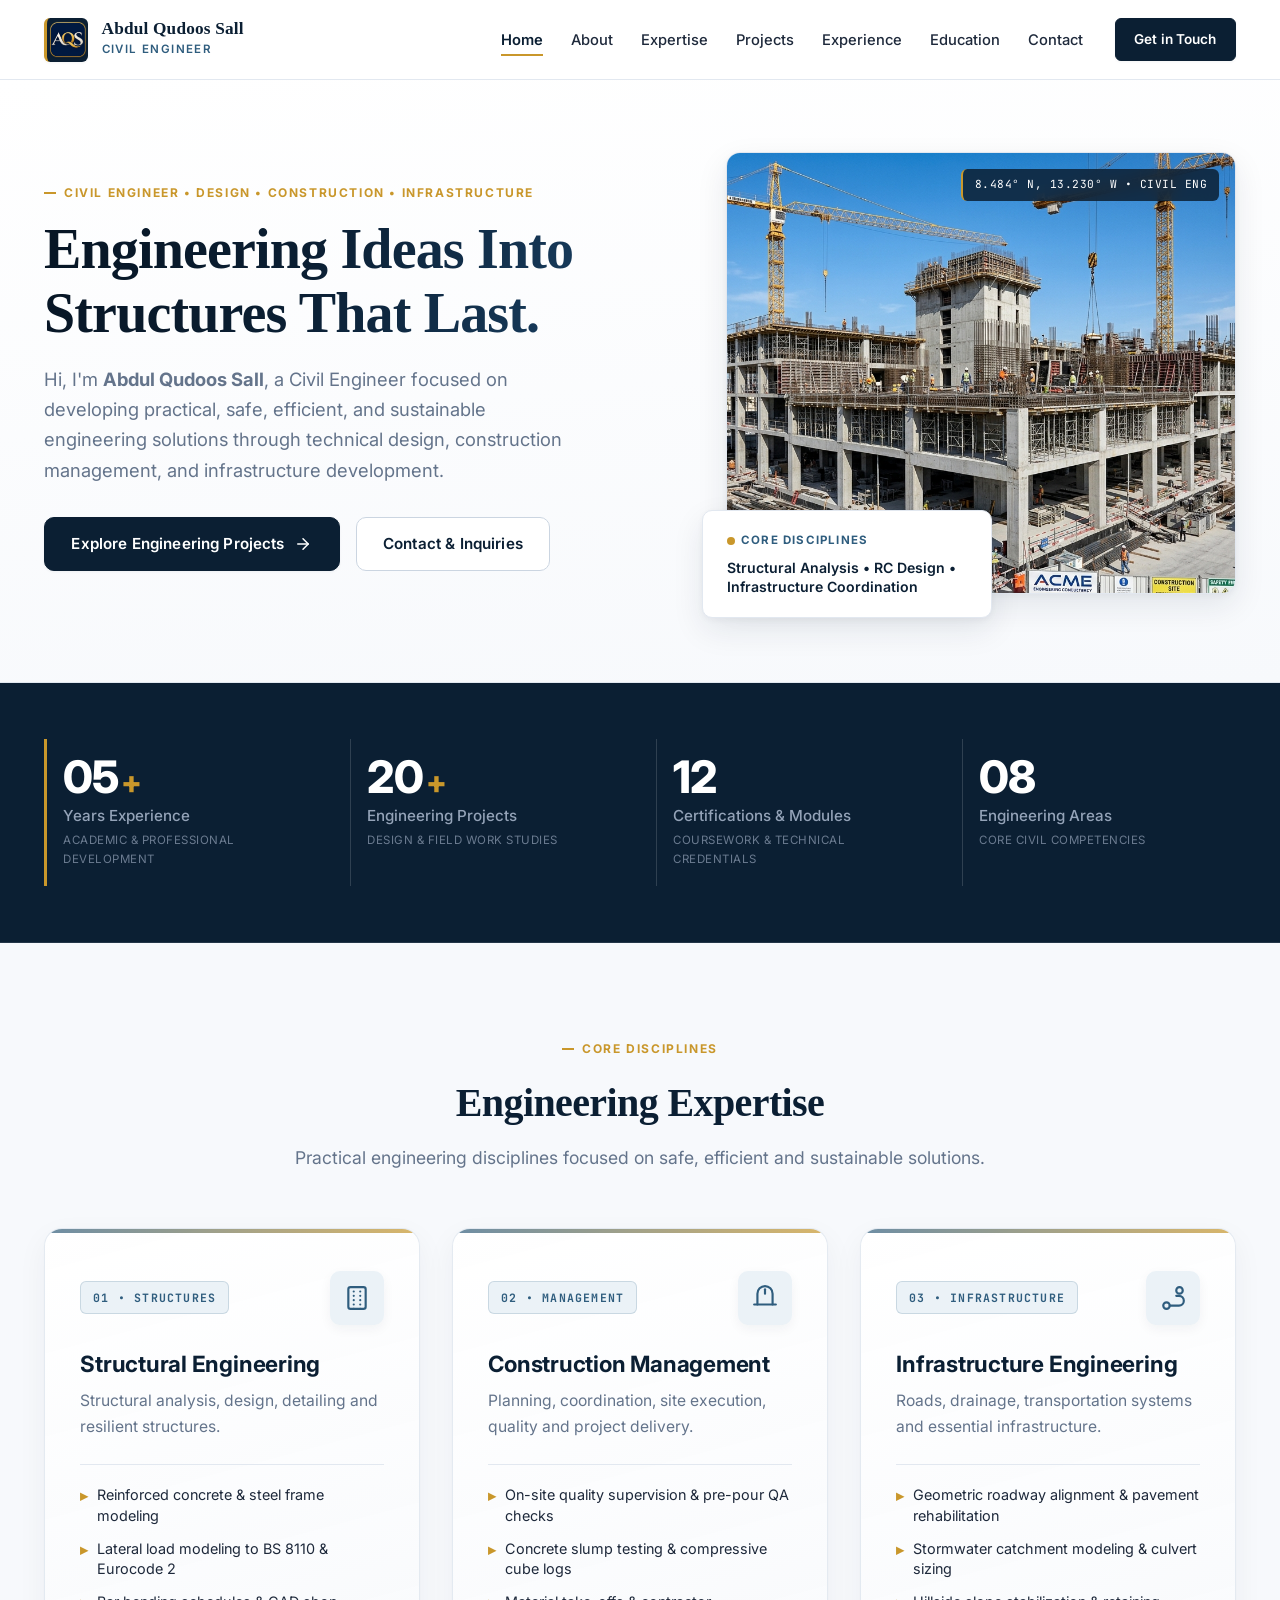
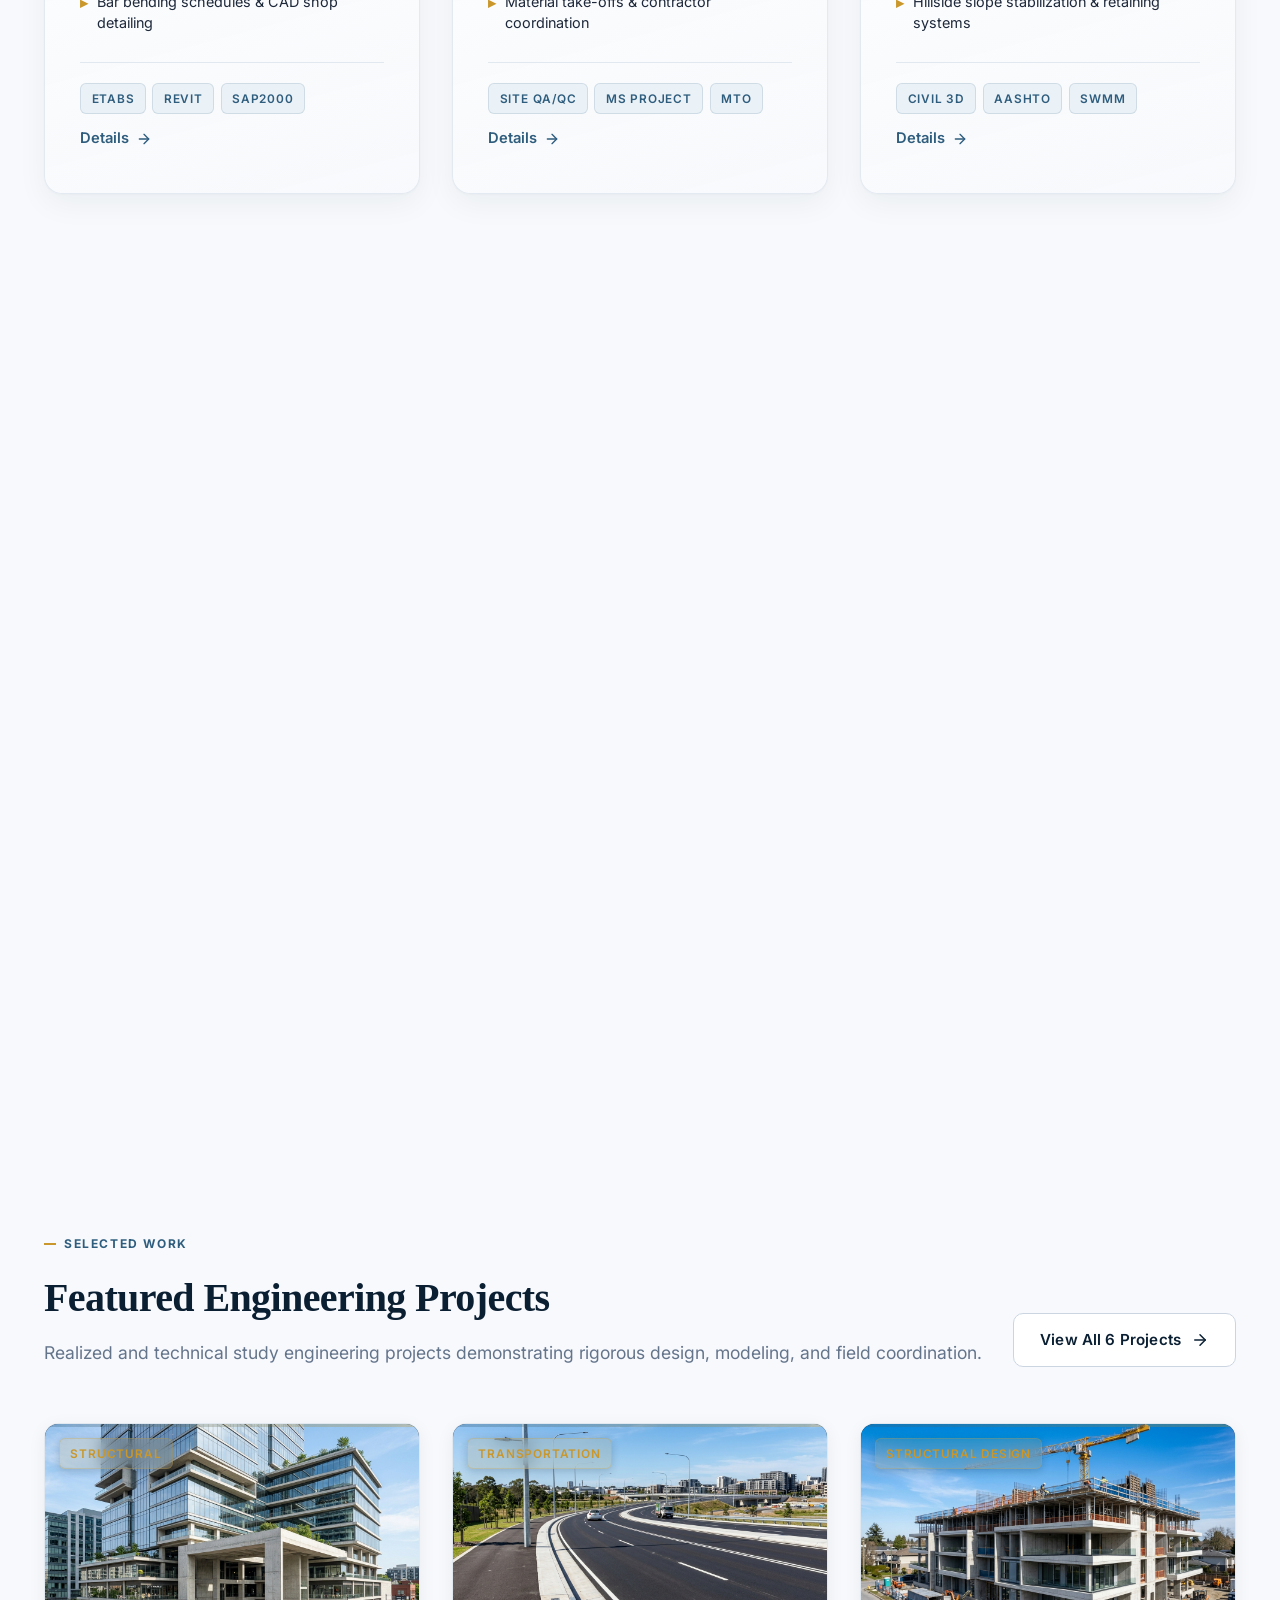
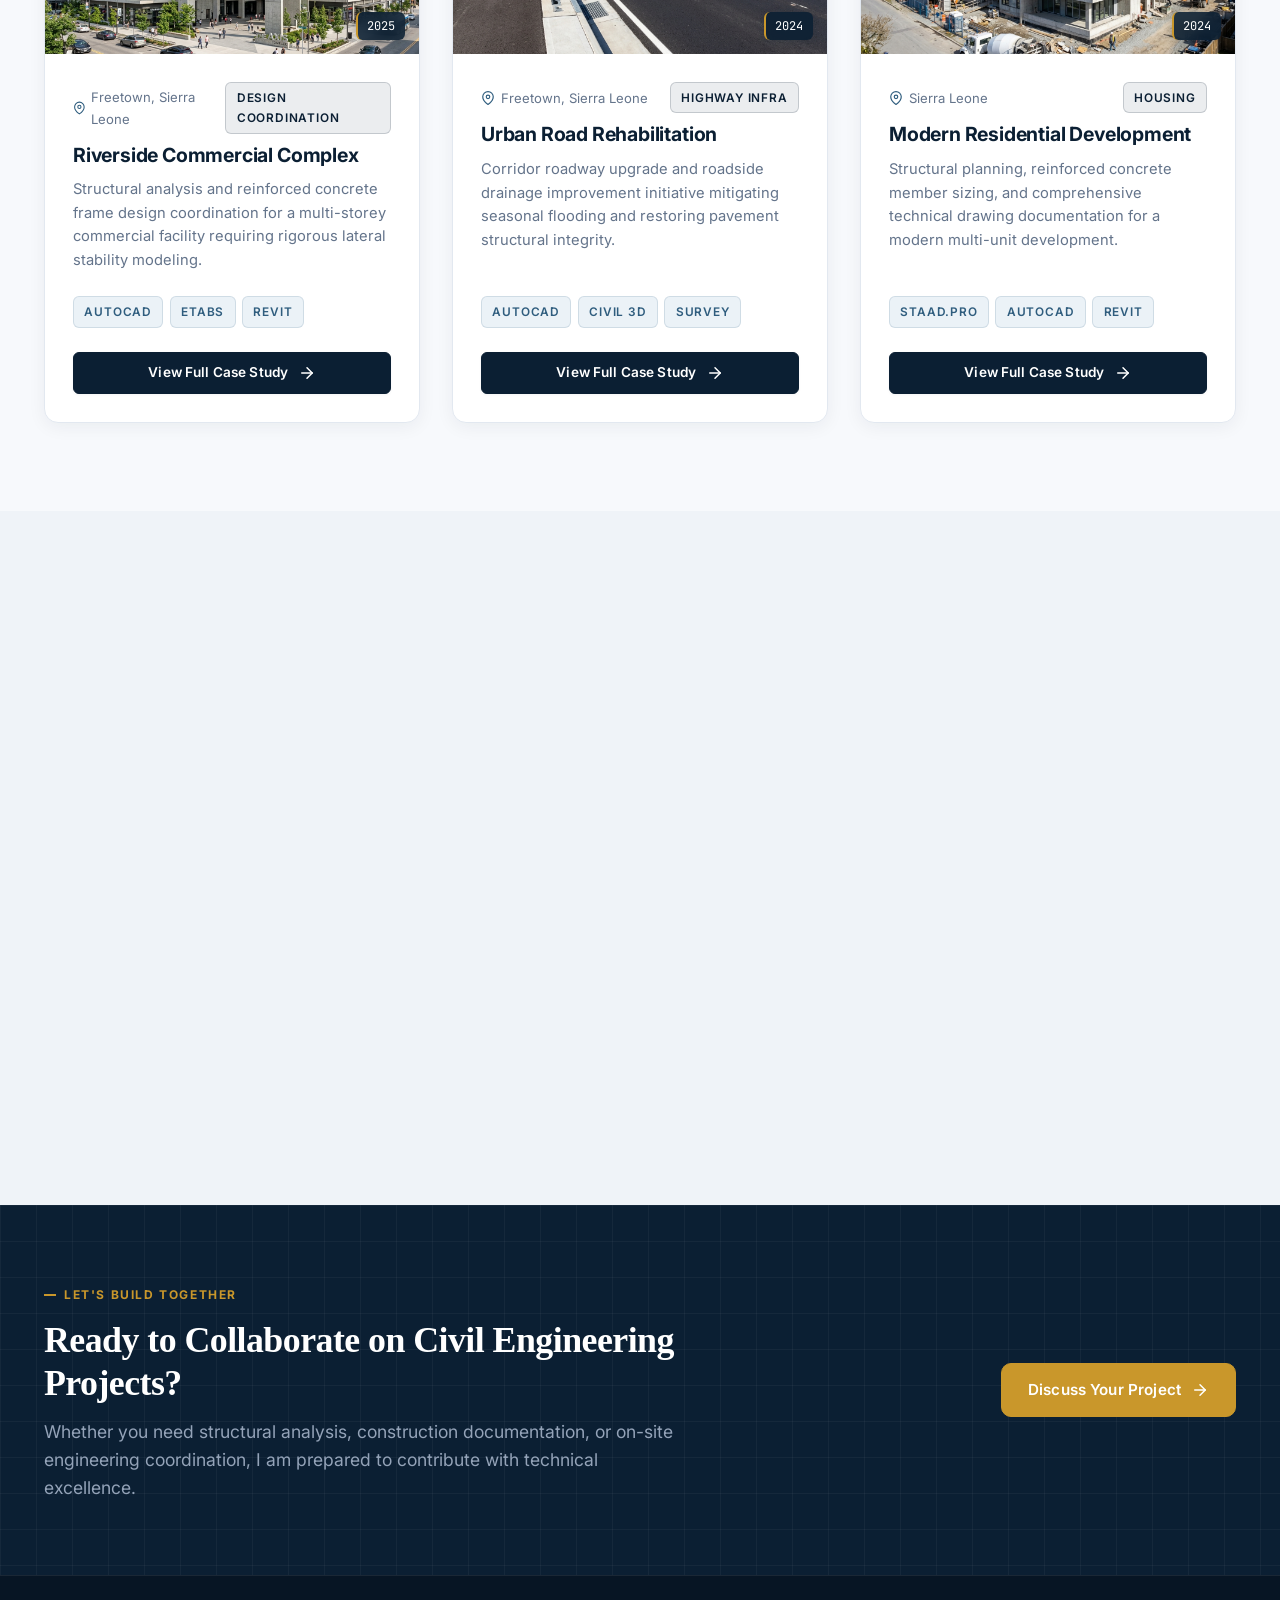
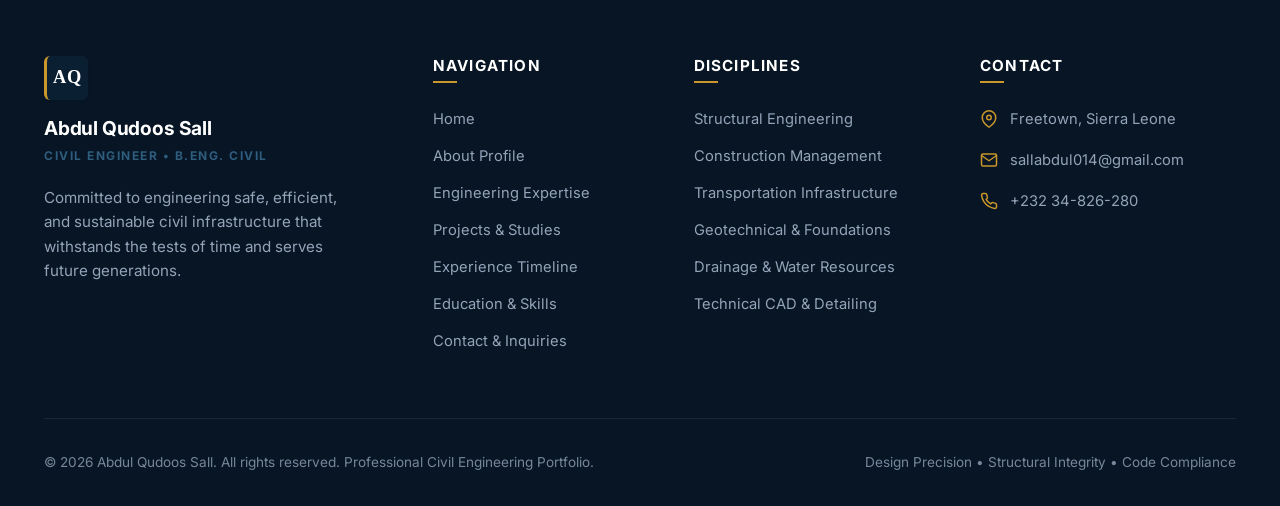
<file: index.html>
<!DOCTYPE html>
<html lang="en">
<head>
  <meta charset="UTF-8">
  <meta name="viewport" content="width=device-width, initial-scale=1.0">
  <meta http-equiv="X-UA-Compatible" content="ie=edge">
  
  <title>Abdul Qudoos Sall — Civil Engineer | Portfolio & Structural Engineering</title>
  <meta name="description" content="Professional portfolio of Abdul Qudoos Sall, Civil Engineer specializing in structural design, construction management, and infrastructure development.">
  <meta name="keywords" content="Abdul Qudoos Sall, Civil Engineer, Structural Engineering, Construction, Freetown, Sierra Leone, AutoCAD, ETABS, Infrastructure, Fourah Bay College">
  <meta name="author" content="Abdul Qudoos Sall">
  
  <!-- Open Graph -->
  <meta property="og:title" content="Abdul Qudoos Sall — Civil Engineer">
  <meta property="og:description" content="Civil Engineer focused on structural design, construction, and sustainable infrastructure solutions.">
  <meta property="og:type" content="website">
  <meta property="og:image" content="images/hero/hero-engineering.jpg">

  <!-- Google Fonts -->
  <link rel="preconnect" href="https://fonts.googleapis.com">
  <link rel="preconnect" href="https://fonts.gstatic.com" crossorigin>
  <link href="https://fonts.googleapis.com/css2?family=Inter:wght@300;400;500;600;700;800&family=JetBrains+Mono:wght@400;500;600&display=swap" rel="stylesheet">

  <!-- Favicons & App Icons (Official AQS Emblem) -->
  <link rel="icon" type="image/png" sizes="32x32" href="images/favicon-32x32.png">
  <link rel="icon" type="image/png" sizes="16x16" href="images/favicon-16x16.png">
  <link rel="icon" type="image/png" href="images/favicon.png">
  <link rel="shortcut icon" href="favicon.ico">
  <link rel="apple-touch-icon" sizes="180x180" href="images/apple-touch-icon.png">

  <!-- Master Stylesheet -->
  <link rel="stylesheet" href="css/style.css">
</head>
<body>
  <!-- AQS Branded Page Transition Layer (Deliberate & Architectural) -->
  <div id="aqs-page-transition" class="aqs-page-transition is-active" aria-hidden="true">
    <div class="aqs-transition-curtain"></div>
    <div class="aqs-transition-grid"></div>
    <div class="aqs-transition-content">
      <div class="aqs-transition-glow"></div>
      <div class="aqs-transition-emblem">
        <div class="aqs-logo-badge-wrap">
          <img src="images/favicon.png" alt="AQS Logo — Abdul Qudoos Sall" class="aqs-transition-logo-img" width="112" height="112">
        </div>
        <div class="aqs-transition-line"></div>
        <span class="aqs-logo-tagline">Civil Engineering</span>
      </div>
    </div>
  </div>

  <!-- Ambient Animated Engineering Background Layer (Sophisticated & Lively) -->
  <div class="engineering-bg-layer" aria-hidden="true">
    <div class="engineering-bg-mesh"></div>
    <div class="engineering-bg-grid"></div>
    <canvas id="engineering-bg-canvas"></canvas>
    <div class="ambient-orb ambient-orb-1"></div>
    <div class="ambient-orb ambient-orb-2"></div>
    <div class="ambient-orb ambient-orb-3"></div>
    <div class="ambient-orb ambient-orb-4"></div>
  </div>

  <!-- Skip to Main Content (Accessibility) -->
  <a href="#main-content" class="skip-link">Skip to main content</a>

  <!-- Global Header & Navigation -->
  <header class="site-header" id="header">
    <div class="container header-inner">
      <a href="index.html" class="brand-link" aria-label="Abdul Qudoos Sall — Homepage">
        <div class="brand-monogram">
          <img src="images/favicon.png" alt="AQS Logo" class="brand-monogram-img" width="40" height="40">
        </div>
        <div class="brand-text">
          <span class="brand-name">Abdul Qudoos Sall</span>
          <span class="brand-title">Civil Engineer</span>
        </div>
      </a>

      <!-- Desktop & Mobile Navigation Menu -->
      <nav class="main-nav" id="main-nav" aria-label="Main Navigation">
        <ul class="nav-list">
          <li><a href="index.html" class="nav-link active" aria-current="page">Home</a></li>
          <li><a href="about.html" class="nav-link">About</a></li>
          <li><a href="expertise.html" class="nav-link">Expertise</a></li>
          <li><a href="projects.html" class="nav-link">Projects</a></li>
          <li><a href="experience.html" class="nav-link">Experience</a></li>
          <li><a href="education.html" class="nav-link">Education</a></li>
          <li><a href="contact.html" class="nav-link">Contact</a></li>
        </ul>

        <div class="nav-actions">
          <a href="contact.html" class="btn btn-primary btn-sm">Get in Touch</a>
        </div>
      </nav>

      <!-- Hamburger Menu Toggle (Mobile) -->
      <button class="mobile-toggle" id="mobile-toggle" aria-label="Open navigation menu" aria-expanded="false" aria-controls="main-nav">
        <svg viewBox="0 0 24 24" fill="none" stroke="currentColor" stroke-width="2" stroke-linecap="round" stroke-linejoin="round" aria-hidden="true">
          <line x1="3" y1="12" x2="21" y2="12"></line>
          <line x1="3" y1="6" x2="21" y2="6"></line>
          <line x1="3" y1="18" x2="21" y2="18"></line>
        </svg>
      </button>
    </div>
  </header>

  <!-- Main Content Wrapper -->
  <main id="main-content">
    <!-- Hero Section -->
    <section class="hero-section engineering-grid-bg" aria-labelledby="hero-heading">
      <div class="container">
        <div class="hero-grid">
          <div class="hero-content reveal-fade">
            <span class="label-technical gold-text">CIVIL ENGINEER • DESIGN • CONSTRUCTION • INFRASTRUCTURE</span>
            <h1 id="hero-heading" class="hero-gradient-flow">Engineering Ideas Into Structures That Last.</h1>
            <p class="hero-subtitle">
              Hi, I'm <strong>Abdul Qudoos Sall</strong>, a Civil Engineer focused on developing practical, 
              safe, efficient, and sustainable engineering solutions through technical design, 
              construction management, and infrastructure development.
            </p>
            <div class="hero-cta-group">
              <a href="projects.html" class="btn btn-primary">
                Explore Engineering Projects
                <svg viewBox="0 0 24 24" fill="none" stroke="currentColor" stroke-width="2" stroke-linecap="round" stroke-linejoin="round" aria-hidden="true">
                  <line x1="5" y1="12" x2="19" y2="12"></line>
                  <polyline points="12 5 19 12 12 19"></polyline>
                </svg>
              </a>
              <a href="contact.html" class="btn btn-secondary">Contact & Inquiries</a>
            </div>
          </div>

          <div class="hero-visual-wrapper reveal-fade">
            <div class="hero-image-card">
              <span class="tech-coordinate-badge">8.484° N, 13.230° W • CIVIL ENG</span>
              <img 
                src="images/hero/hero-engineering.jpg" 
                alt="Civil engineering infrastructure site inspection and construction framework" 
                class="hero-img"
                width="640" 
                height="440"
                loading="eager"
              >
            </div>

            <div class="hero-floating-card">
              <div class="floating-card-title">Core Disciplines</div>
              <div class="floating-card-items">Structural Analysis • RC Design • Infrastructure Coordination</div>
            </div>
          </div>
        </div>
      </div>
    </section>

    <!-- Statistics Section -->
    <section class="stats-section" aria-label="Key Professional Metrics">
      <div class="container">
        <div class="stats-grid">
          <div class="stat-item reveal-fade">
            <div class="stat-number" data-target="5" data-suffix="+" data-pad-zero="true">05<span class="stat-accent">+</span></div>
            <div class="stat-label">Years Experience</div>
            <div class="stat-note">Academic & Professional Development</div>
          </div>

          <div class="stat-item reveal-fade">
            <div class="stat-number" data-target="20" data-suffix="+">20<span class="stat-accent">+</span></div>
            <div class="stat-label">Engineering Projects</div>
            <div class="stat-note">Design & Field Work Studies</div>
          </div>

          <div class="stat-item reveal-fade">
            <div class="stat-number" data-target="12">12</div>
            <div class="stat-label">Certifications & Modules</div>
            <div class="stat-note">Coursework & Technical Credentials</div>
          </div>

          <div class="stat-item reveal-fade">
            <div class="stat-number" data-target="8" data-pad-zero="true">08</div>
            <div class="stat-label">Engineering Areas</div>
            <div class="stat-note">Core Civil Competencies</div>
          </div>
        </div>
      </div>
    </section>

    <!-- Engineering Expertise: Three Prominent Animated Services Showcase -->
    <section class="section-padding services-showcase-section" id="engineering-expertise" aria-labelledby="services-showcase-heading">
      <div class="container">
        <div class="section-header text-center reveal-fade">
          <span class="label-technical gold-text">CORE DISCIPLINES</span>
          <h2 id="services-showcase-heading">Engineering Expertise</h2>
          <p>Practical engineering disciplines focused on safe, efficient and sustainable solutions.</p>
        </div>

        <div class="services-grid" id="services-grid" role="region" aria-label="Core Engineering Disciplines">
          <!-- Card 1: Structural Engineering -->
          <article class="service-card" tabindex="0">
            <div class="service-card-header">
              <span class="service-badge">01 • STRUCTURES</span>
              <div class="service-card-icon" aria-hidden="true">
                <svg viewBox="0 0 24 24" fill="none" stroke="currentColor" stroke-width="2" stroke-linecap="round" stroke-linejoin="round">
                  <rect x="4" y="2" width="16" height="20" rx="2" ry="2"></rect>
                  <line x1="9" y1="22" x2="9" y2="22.01"></line>
                  <line x1="15" y1="22" x2="15" y2="22.01"></line>
                  <line x1="9" y1="6" x2="9" y2="6.01"></line>
                  <line x1="15" y1="6" x2="15" y2="6.01"></line>
                  <line x1="9" y1="10" x2="9" y2="10.01"></line>
                  <line x1="15" y1="10" x2="15" y2="10.01"></line>
                  <line x1="9" y1="14" x2="9" y2="14.01"></line>
                  <line x1="15" y1="14" x2="15" y2="14.01"></line>
                  <line x1="9" y1="18" x2="9" y2="18.01"></line>
                  <line x1="15" y1="18" x2="15" y2="18.01"></line>
                </svg>
              </div>
            </div>

            <h3>Structural Engineering</h3>
            <p class="service-focus">
              Structural analysis, design, detailing and resilient structures.
            </p>

            <ul class="service-features-list">
              <li>Reinforced concrete & steel frame modeling</li>
              <li>Lateral load modeling to BS 8110 & Eurocode 2</li>
              <li>Bar bending schedules & CAD shop detailing</li>
            </ul>

            <div class="service-card-footer">
              <div class="service-tags">
                <span class="badge">ETABS</span>
                <span class="badge">Revit</span>
                <span class="badge">SAP2000</span>
              </div>
              <a href="expertise.html#structural" class="link-arrow" aria-label="Learn more about Structural Engineering">
                Details
                <svg viewBox="0 0 24 24" fill="none" stroke="currentColor" stroke-width="2" stroke-linecap="round" stroke-linejoin="round" aria-hidden="true">
                  <line x1="5" y1="12" x2="19" y2="12"></line>
                  <polyline points="12 5 19 12 12 19"></polyline>
                </svg>
              </a>
            </div>
          </article>

          <!-- Card 2: Construction Management -->
          <article class="service-card" tabindex="0">
            <div class="service-card-header">
              <span class="service-badge">02 • MANAGEMENT</span>
              <div class="service-card-icon" aria-hidden="true">
                <svg viewBox="0 0 24 24" fill="none" stroke="currentColor" stroke-width="2" stroke-linecap="round" stroke-linejoin="round">
                  <path d="M2 18h20"></path>
                  <path d="M5 18V8a7 7 0 0 1 14 0v10"></path>
                  <line x1="12" y1="4" x2="12" y2="8"></line>
                </svg>
              </div>
            </div>

            <h3>Construction Management</h3>
            <p class="service-focus">
              Planning, coordination, site execution, quality and project delivery.
            </p>

            <ul class="service-features-list">
              <li>On-site quality supervision & pre-pour QA checks</li>
              <li>Concrete slump testing & compressive cube logs</li>
              <li>Material take-offs & contractor coordination</li>
            </ul>

            <div class="service-card-footer">
              <div class="service-tags">
                <span class="badge">Site QA/QC</span>
                <span class="badge">MS Project</span>
                <span class="badge">MTO</span>
              </div>
              <a href="expertise.html#construction" class="link-arrow" aria-label="Learn more about Construction Management">
                Details
                <svg viewBox="0 0 24 24" fill="none" stroke="currentColor" stroke-width="2" stroke-linecap="round" stroke-linejoin="round" aria-hidden="true">
                  <line x1="5" y1="12" x2="19" y2="12"></line>
                  <polyline points="12 5 19 12 12 19"></polyline>
                </svg>
              </a>
            </div>
          </article>

          <!-- Card 3: Infrastructure Engineering -->
          <article class="service-card" tabindex="0">
            <div class="service-card-header">
              <span class="service-badge">03 • INFRASTRUCTURE</span>
              <div class="service-card-icon" aria-hidden="true">
                <svg viewBox="0 0 24 24" fill="none" stroke="currentColor" stroke-width="2" stroke-linecap="round" stroke-linejoin="round">
                  <circle cx="6" cy="19" r="3"></circle>
                  <path d="M9 19h8.5a4.5 4.5 0 0 0 0-9H15"></path>
                  <circle cx="18" cy="5" r="3"></circle>
                </svg>
              </div>
            </div>

            <h3>Infrastructure Engineering</h3>
            <p class="service-focus">
              Roads, drainage, transportation systems and essential infrastructure.
            </p>

            <ul class="service-features-list">
              <li>Geometric roadway alignment & pavement rehabilitation</li>
              <li>Stormwater catchment modeling & culvert sizing</li>
              <li>Hillside slope stabilization & retaining systems</li>
            </ul>

            <div class="service-card-footer">
              <div class="service-tags">
                <span class="badge">Civil 3D</span>
                <span class="badge">AASHTO</span>
                <span class="badge">SWMM</span>
              </div>
              <a href="expertise.html#transportation" class="link-arrow" aria-label="Learn more about Infrastructure Engineering">
                Details
                <svg viewBox="0 0 24 24" fill="none" stroke="currentColor" stroke-width="2" stroke-linecap="round" stroke-linejoin="round" aria-hidden="true">
                  <line x1="5" y1="12" x2="19" y2="12"></line>
                  <polyline points="12 5 19 12 12 19"></polyline>
                </svg>
              </a>
            </div>
          </article>
        </div>
      </div>
    </section>

    <!-- About Preview Section -->
    <section class="section-padding" aria-labelledby="about-preview-heading">
      <div class="container">
        <div class="about-preview-grid">
          <div class="about-portrait-card reveal-fade">
            <img 
              src="images/profile/profile-portrait.jpg" 
              alt="Portrait of Abdul Qudoos Sall, Civil Engineer" 
              class="about-portrait-img"
              width="440" 
              height="550"
              loading="lazy"
            >
            <div class="about-portrait-badge">
              <div class="about-portrait-name">Abdul Qudoos Sall</div>
              <div class="about-portrait-role">B.Eng. Civil Engineering • Freetown, Sierra Leone</div>
            </div>
          </div>

          <div class="about-preview-content reveal-fade">
            <span class="label-technical">About The Engineer</span>
            <h2 id="about-preview-heading">Precision Engineering Grounded in Integrity and Technical Rigor.</h2>
            <p class="about-preview-lead">
              "Good engineering is more than creating structures. It is about creating solutions that are safe, efficient, sustainable, and built to serve communities for generations."
            </p>
            <p class="about-preview-body">
              With rigorous academic training from Fourah Bay College, University of Sierra Leone, and practical engineering exposure on structural analysis, site supervision, and technical drafting, I combine analytical problem-solving with code-compliant design practices.
            </p>

            <div class="pillar-chips">
              <div class="pillar-chip">
                <svg class="pillar-icon" viewBox="0 0 24 24" fill="none" stroke="currentColor" stroke-width="2" stroke-linecap="round" stroke-linejoin="round" aria-hidden="true">
                  <polygon points="12 2 2 7 12 12 22 7 12 2"></polygon>
                  <polyline points="2 17 12 22 22 17"></polyline>
                  <polyline points="2 12 12 17 22 12"></polyline>
                </svg>
                <span class="pillar-text">Structural Thinking</span>
              </div>

              <div class="pillar-chip">
                <svg class="pillar-icon" viewBox="0 0 24 24" fill="none" stroke="currentColor" stroke-width="2" stroke-linecap="round" stroke-linejoin="round" aria-hidden="true">
                  <path d="M12 19l7-7 3 3-7 7-3-3z"></path>
                  <path d="M18 13l-1.5-7.5L2 2l3.5 14.5L13 18l5-5z"></path>
                  <path d="M2 2l7.586 7.586"></path>
                  <circle cx="11" cy="11" r="2"></circle>
                </svg>
                <span class="pillar-text">Technical Design & CAD</span>
              </div>

              <div class="pillar-chip">
                <svg class="pillar-icon" viewBox="0 0 24 24" fill="none" stroke="currentColor" stroke-width="2" stroke-linecap="round" stroke-linejoin="round" aria-hidden="true">
                  <rect x="3" y="4" width="18" height="18" rx="2" ry="2"></rect>
                  <line x1="16" y1="2" x2="16" y2="6"></line>
                  <line x1="8" y1="2" x2="8" y2="6"></line>
                  <line x1="3" y1="10" x2="21" y2="10"></line>
                </svg>
                <span class="pillar-text">Construction Planning</span>
              </div>

              <div class="pillar-chip">
                <svg class="pillar-icon" viewBox="0 0 24 24" fill="none" stroke="currentColor" stroke-width="2" stroke-linecap="round" stroke-linejoin="round" aria-hidden="true">
                  <path d="M14 2H6a2 2 0 0 0-2 2v16a2 2 0 0 0 2 2h12a2 2 0 0 0 2-2V8z"></path>
                  <polyline points="14 2 14 8 20 8"></polyline>
                  <line x1="16" y1="13" x2="8" y2="13"></line>
                  <line x1="16" y1="17" x2="8" y2="17"></line>
                  <polyline points="10 9 9 9 8 9"></polyline>
                </svg>
                <span class="pillar-text">Engineering Documentation</span>
              </div>
            </div>

            <a href="about.html" class="btn btn-primary">
              Full Professional Profile & Philosophy
              <svg viewBox="0 0 24 24" fill="none" stroke="currentColor" stroke-width="2" stroke-linecap="round" stroke-linejoin="round" aria-hidden="true">
                <line x1="5" y1="12" x2="19" y2="12"></line>
                <polyline points="12 5 19 12 12 19"></polyline>
              </svg>
            </a>
          </div>
        </div>
      </div>
    </section>

    <!-- Featured Projects Showcase -->
    <section class="section-padding" aria-labelledby="featured-projects-heading">
      <div class="container">
        <div class="section-header reveal-fade" style="display: flex; justify-content: space-between; align-items: flex-end; flex-wrap: wrap; gap: 1.5rem;">
          <div>
            <span class="label-technical">Selected Work</span>
            <h2 id="featured-projects-heading">Featured Engineering Projects</h2>
            <p>Realized and technical study engineering projects demonstrating rigorous design, modeling, and field coordination.</p>
          </div>
          <a href="projects.html" class="btn btn-secondary">
            View All 6 Projects
            <svg viewBox="0 0 24 24" fill="none" stroke="currentColor" stroke-width="2" stroke-linecap="round" stroke-linejoin="round" aria-hidden="true">
              <line x1="5" y1="12" x2="19" y2="12"></line>
              <polyline points="12 5 19 12 12 19"></polyline>
            </svg>
          </a>
        </div>

        <div class="projects-grid">
          <!-- Project 1 -->
          <article class="card project-card reveal-fade">
            <div class="project-card-image-wrap">
              <span class="badge badge-gold project-card-badge">Structural</span>
              <span class="project-card-year">2025</span>
              <img 
                src="images/projects/project-commercial.jpg" 
                alt="Riverside Commercial Complex structural design" 
                loading="lazy"
                width="400" 
                height="230"
              >
            </div>
            <div class="project-card-content">
              <div class="project-meta-line">
                <span class="project-location">
                  <svg viewBox="0 0 24 24" fill="none" stroke="currentColor" stroke-width="2" stroke-linecap="round" stroke-linejoin="round" aria-hidden="true">
                    <path d="M21 10c0 7-9 13-9 13s-9-6-9-13a9 9 0 0 1 18 0z"></path>
                    <circle cx="12" cy="10" r="3"></circle>
                  </svg>
                  Freetown, Sierra Leone
                </span>
                <span class="badge badge-navy">Design Coordination</span>
              </div>
              <h3>Riverside Commercial Complex</h3>
              <p>Structural analysis and reinforced concrete frame design coordination for a multi-storey commercial facility requiring rigorous lateral stability modeling.</p>
              <div style="display: flex; gap: 0.4rem; flex-wrap: wrap; margin-bottom: 1.5rem;">
                <span class="badge">AutoCAD</span>
                <span class="badge">ETABS</span>
                <span class="badge">Revit</span>
              </div>
              <button type="button" class="btn btn-primary btn-sm" data-case-study-trigger="riverside-commercial">
                View Full Case Study
                <svg viewBox="0 0 24 24" fill="none" stroke="currentColor" stroke-width="2" stroke-linecap="round" stroke-linejoin="round" aria-hidden="true">
                  <line x1="5" y1="12" x2="19" y2="12"></line>
                  <polyline points="12 5 19 12 12 19"></polyline>
                </svg>
              </button>
            </div>
          </article>

          <!-- Project 2 -->
          <article class="card project-card reveal-fade">
            <div class="project-card-image-wrap">
              <span class="badge badge-gold project-card-badge">Transportation</span>
              <span class="project-card-year">2024</span>
              <img 
                src="images/projects/project-transportation.jpg" 
                alt="Urban Road Rehabilitation and drainage upgrade" 
                loading="lazy"
                width="400" 
                height="230"
              >
            </div>
            <div class="project-card-content">
              <div class="project-meta-line">
                <span class="project-location">
                  <svg viewBox="0 0 24 24" fill="none" stroke="currentColor" stroke-width="2" stroke-linecap="round" stroke-linejoin="round" aria-hidden="true">
                    <path d="M21 10c0 7-9 13-9 13s-9-6-9-13a9 9 0 0 1 18 0z"></path>
                    <circle cx="12" cy="10" r="3"></circle>
                  </svg>
                  Freetown, Sierra Leone
                </span>
                <span class="badge badge-navy">Highway Infra</span>
              </div>
              <h3>Urban Road Rehabilitation</h3>
              <p>Corridor roadway upgrade and roadside drainage improvement initiative mitigating seasonal flooding and restoring pavement structural integrity.</p>
              <div style="display: flex; gap: 0.4rem; flex-wrap: wrap; margin-bottom: 1.5rem;">
                <span class="badge">AutoCAD</span>
                <span class="badge">Civil 3D</span>
                <span class="badge">Survey</span>
              </div>
              <button type="button" class="btn btn-primary btn-sm" data-case-study-trigger="urban-road">
                View Full Case Study
                <svg viewBox="0 0 24 24" fill="none" stroke="currentColor" stroke-width="2" stroke-linecap="round" stroke-linejoin="round" aria-hidden="true">
                  <line x1="5" y1="12" x2="19" y2="12"></line>
                  <polyline points="12 5 19 12 12 19"></polyline>
                </svg>
              </button>
            </div>
          </article>

          <!-- Project 3 -->
          <article class="card project-card reveal-fade">
            <div class="project-card-image-wrap">
              <span class="badge badge-gold project-card-badge">Structural Design</span>
              <span class="project-card-year">2024</span>
              <img 
                src="images/projects/project-residential.jpg" 
                alt="Modern residential structural development" 
                loading="lazy"
                width="400" 
                height="230"
              >
            </div>
            <div class="project-card-content">
              <div class="project-meta-line">
                <span class="project-location">
                  <svg viewBox="0 0 24 24" fill="none" stroke="currentColor" stroke-width="2" stroke-linecap="round" stroke-linejoin="round" aria-hidden="true">
                    <path d="M21 10c0 7-9 13-9 13s-9-6-9-13a9 9 0 0 1 18 0z"></path>
                    <circle cx="12" cy="10" r="3"></circle>
                  </svg>
                  Sierra Leone
                </span>
                <span class="badge badge-navy">Housing</span>
              </div>
              <h3>Modern Residential Development</h3>
              <p>Structural planning, reinforced concrete member sizing, and comprehensive technical drawing documentation for a modern multi-unit development.</p>
              <div style="display: flex; gap: 0.4rem; flex-wrap: wrap; margin-bottom: 1.5rem;">
                <span class="badge">STAAD.Pro</span>
                <span class="badge">AutoCAD</span>
                <span class="badge">Revit</span>
              </div>
              <button type="button" class="btn btn-primary btn-sm" data-case-study-trigger="modern-residential">
                View Full Case Study
                <svg viewBox="0 0 24 24" fill="none" stroke="currentColor" stroke-width="2" stroke-linecap="round" stroke-linejoin="round" aria-hidden="true">
                  <line x1="5" y1="12" x2="19" y2="12"></line>
                  <polyline points="12 5 19 12 12 19"></polyline>
                </svg>
              </button>
            </div>
          </article>
        </div>
      </div>
    </section>

    <!-- Engineering Methodology / 4-Step Process -->
    <section class="section-padding bg-alt" style="background-color: var(--color-bg-alt);" aria-labelledby="process-heading">
      <div class="container">
        <div class="section-header text-center reveal-fade">
          <span class="label-technical">Engineering Methodology</span>
          <h2 id="process-heading">Disciplined Execution Process</h2>
          <p>A systematic 4-phase framework ensuring every engineering deliverable satisfies structural stability, economy, and site safety.</p>
        </div>

        <div class="process-grid">
          <!-- Step 1 -->
          <div class="process-step-card reveal-fade">
            <div class="process-step-number">01</div>
            <span class="process-step-badge">Phase 01</span>
            <h3>ASSESS</h3>
            <p>Thorough evaluation of project scope, client parameters, topographic contours, soil investigation data, and municipal statutory codes.</p>
          </div>

          <!-- Step 2 -->
          <div class="process-step-card reveal-fade">
            <div class="process-step-number">02</div>
            <span class="process-step-badge">Phase 02</span>
            <h3>ANALYZE</h3>
            <p>Rigorous computational modeling of dead, live, wind, and seismic loadings, stress analysis, and material behavior simulation.</p>
          </div>

          <!-- Step 3 -->
          <div class="process-step-card reveal-fade">
            <div class="process-step-number">03</div>
            <span class="process-step-badge">Phase 03</span>
            <h3>DESIGN</h3>
            <p>Detailed structural calculations, member dimensioning, AutoCAD drafting, rebar scheduling, and value-engineering optimization.</p>
          </div>

          <!-- Step 4 -->
          <div class="process-step-card reveal-fade">
            <div class="process-step-number">04</div>
            <span class="process-step-badge">Phase 04</span>
            <h3>DELIVER</h3>
            <p>Authoritative technical documentation, site inspections, contractor coordination, quality control, and as-built verification.</p>
          </div>
        </div>
      </div>
    </section>

    <!-- Call to Action Banner -->
    <section class="cta-banner engineering-grid-navy" aria-labelledby="cta-heading">
      <div class="container">
        <div class="cta-banner-inner reveal-fade" style="display: flex; justify-content: space-between; align-items: center; flex-wrap: wrap; gap: 2rem;">
          <div style="max-width: 650px;">
            <span class="label-technical gold-text">Let's Build Together</span>
            <h2 id="cta-heading" style="color: var(--color-text-white); margin-bottom: 0.75rem;">Ready to Collaborate on Civil Engineering Projects?</h2>
            <p>Whether you need structural analysis, construction documentation, or on-site engineering coordination, I am prepared to contribute with technical excellence.</p>
          </div>
          <div>
            <a href="contact.html" class="btn btn-accent">
              Discuss Your Project
              <svg viewBox="0 0 24 24" fill="none" stroke="currentColor" stroke-width="2" stroke-linecap="round" stroke-linejoin="round" aria-hidden="true">
                <line x1="5" y1="12" x2="19" y2="12"></line>
                <polyline points="12 5 19 12 12 19"></polyline>
              </svg>
            </a>
          </div>
        </div>
      </div>
    </section>
  </main>

  <!-- Global Footer -->
  <footer class="site-footer">
    <div class="container">
      <div class="footer-top">
        <!-- Brand Column -->
        <div class="footer-brand">
          <div class="brand-monogram">AQ</div>
          <h3>Abdul Qudoos Sall</h3>
          <div class="footer-role">Civil Engineer • B.Eng. Civil</div>
          <p class="footer-statement">
            Committed to engineering safe, efficient, and sustainable civil infrastructure that withstands the tests of time and serves future generations.
          </p>
        </div>

        <!-- Quick Navigation -->
        <div class="footer-col">
          <h4 class="footer-col-title">Navigation</h4>
          <div class="footer-links">
            <a href="index.html" class="footer-link">Home</a>
            <a href="about.html" class="footer-link">About Profile</a>
            <a href="expertise.html" class="footer-link">Engineering Expertise</a>
            <a href="projects.html" class="footer-link">Projects & Studies</a>
            <a href="experience.html" class="footer-link">Experience Timeline</a>
            <a href="education.html" class="footer-link">Education & Skills</a>
            <a href="contact.html" class="footer-link">Contact & Inquiries</a>
          </div>
        </div>

        <!-- Core Disciplines -->
        <div class="footer-col">
          <h4 class="footer-col-title">Disciplines</h4>
          <div class="footer-links">
            <a href="expertise.html#structural" class="footer-link">Structural Engineering</a>
            <a href="expertise.html#construction" class="footer-link">Construction Management</a>
            <a href="expertise.html#transportation" class="footer-link">Transportation Infrastructure</a>
            <a href="expertise.html#geotechnical" class="footer-link">Geotechnical & Foundations</a>
            <a href="expertise.html#water" class="footer-link">Drainage & Water Resources</a>
            <a href="expertise.html#cad" class="footer-link">Technical CAD & Detailing</a>
          </div>
        </div>

        <!-- Direct Contact -->
        <div class="footer-col">
          <h4 class="footer-col-title">Contact</h4>
          <div class="footer-contact-item">
            <svg viewBox="0 0 24 24" fill="none" stroke="currentColor" stroke-width="2" stroke-linecap="round" stroke-linejoin="round" aria-hidden="true">
              <path d="M21 10c0 7-9 13-9 13s-9-6-9-13a9 9 0 0 1 18 0z"></path>
              <circle cx="12" cy="10" r="3"></circle>
            </svg>
            <span>Freetown, Sierra Leone</span>
          </div>

          <div class="footer-contact-item">
            <svg viewBox="0 0 24 24" fill="none" stroke="currentColor" stroke-width="2" stroke-linecap="round" stroke-linejoin="round" aria-hidden="true">
              <path d="M4 4h16c1.1 0 2 .9 2 2v12c0 1.1-.9 2-2 2H4c-1.1 0-2-.9-2-2V6c0-1.1.9-2 2-2z"></path>
              <polyline points="22,6 12,13 2,6"></polyline>
            </svg>
            <span><a href="mailto:sallabdul014@gmail.com">sallabdul014@gmail.com</a></span>
          </div>

          <div class="footer-contact-item">
            <svg viewBox="0 0 24 24" fill="none" stroke="currentColor" stroke-width="2" stroke-linecap="round" stroke-linejoin="round" aria-hidden="true">
              <path d="M22 16.92v3a2 2 0 0 1-2.18 2 19.79 19.79 0 0 1-8.63-3.07 19.5 19.5 0 0 1-6-6 19.79 19.79 0 0 1-3.07-8.67A2 2 0 0 1 4.11 2h3a2 2 0 0 1 2 1.72 12.84 12.84 0 0 0 .7 2.81 2 2 0 0 1-.45 2.11L8.09 9.91a16 16 0 0 0 6 6l1.27-1.27a2 2 0 0 1 2.11-.45 12.84 12.84 0 0 0 2.81.7A2 2 0 0 1 22 16.92z"></path>
            </svg>
            <span><a href="tel:+23234826280">+232 34-826-280</a></span>
          </div>
        </div>
      </div>

      <div class="footer-bottom">
        <div>
          &copy; 2026 Abdul Qudoos Sall. All rights reserved. Professional Civil Engineering Portfolio.
        </div>
        <div>
          Design Precision • Structural Integrity • Code Compliance
        </div>
      </div>
    </div>
  </footer>

  <!-- Project Case Study Modal Viewer -->
  <div id="case-study-modal" class="modal-backdrop" role="dialog" aria-modal="true" tabindex="-1" aria-label="Project Case Study Detail">
    <div class="modal-container">
      <button class="modal-close-btn" aria-label="Close case study details">
        <svg viewBox="0 0 24 24" fill="none" stroke="currentColor" stroke-width="2" stroke-linecap="round" stroke-linejoin="round" aria-hidden="true">
          <line x1="18" y1="6" x2="6" y2="18"></line>
          <line x1="6" y1="6" x2="18" y2="18"></line>
        </svg>
      </button>
      <div class="modal-body">
        <!-- Content dynamically injected via js/script.js -->
      </div>
    </div>
  </div>

  <!-- Vanilla JavaScript -->
  <script src="js/script.js" defer></script>
</body>
</html>
</file>
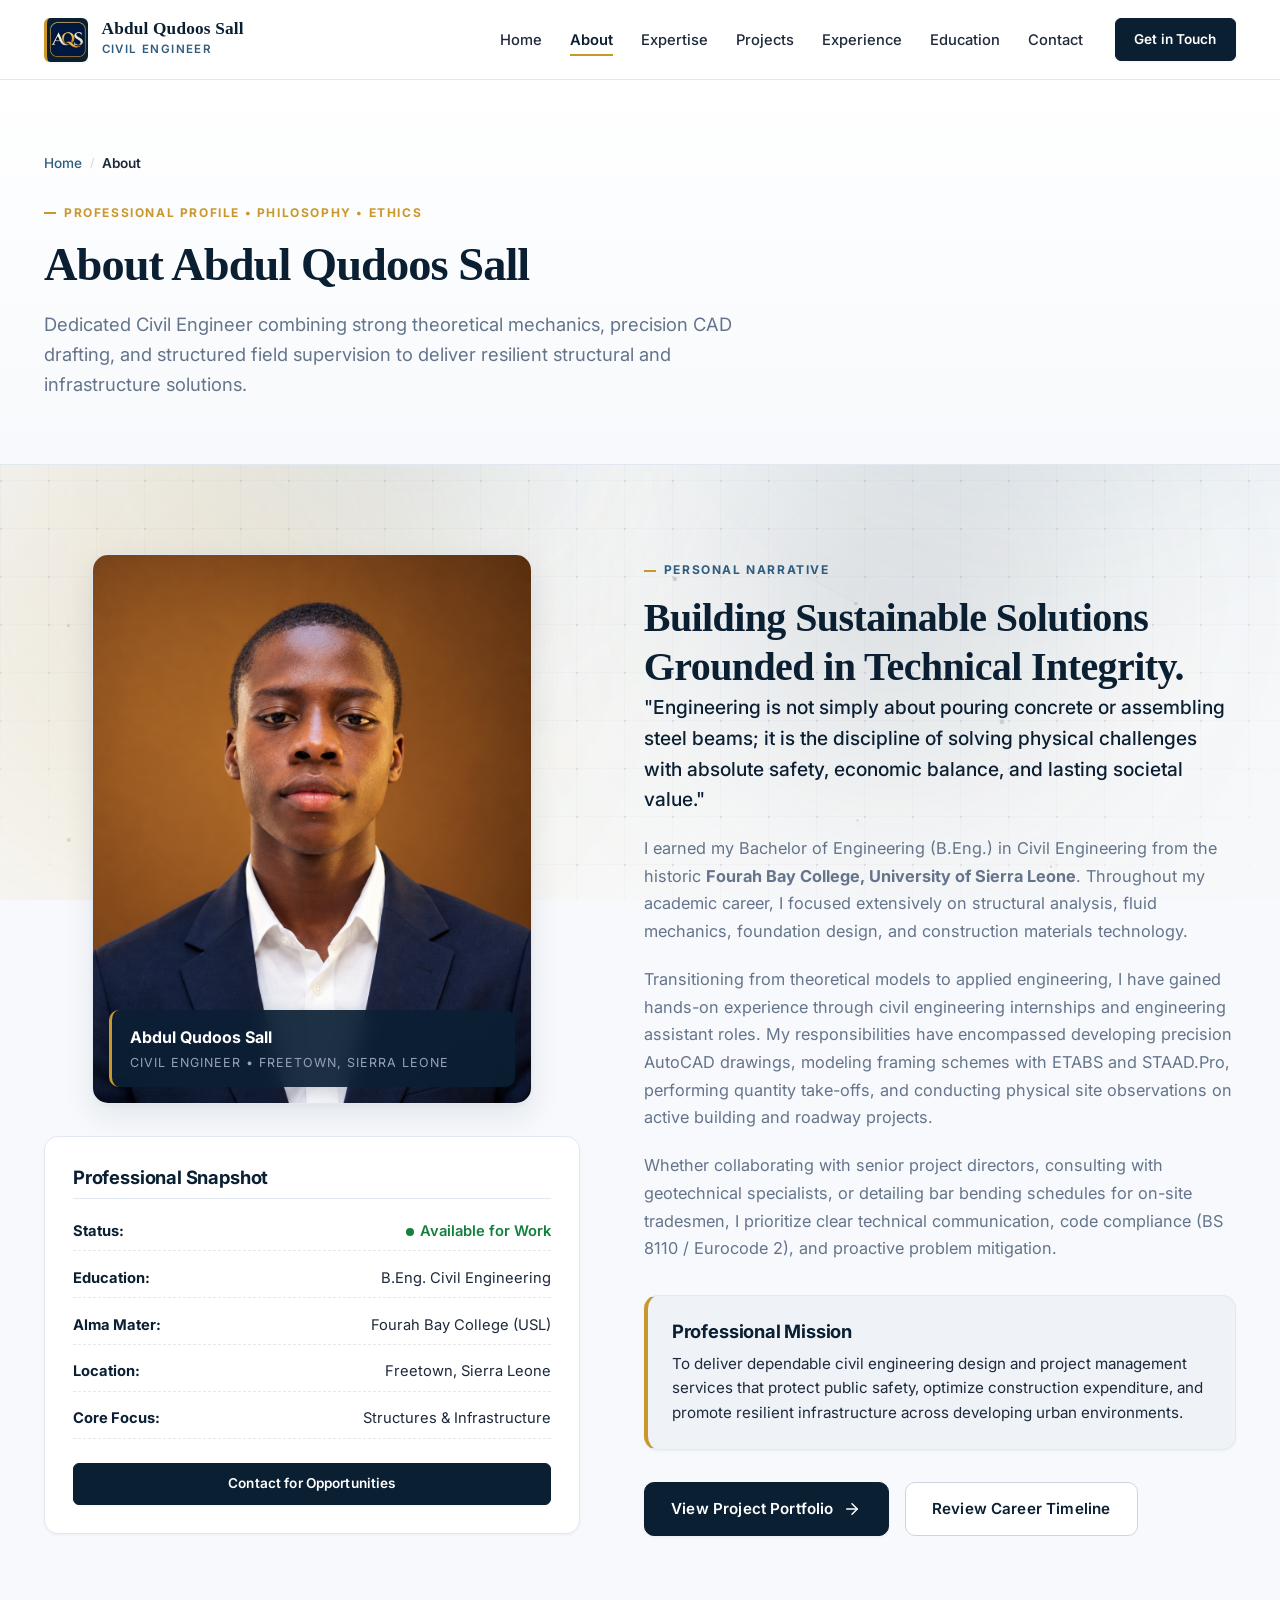
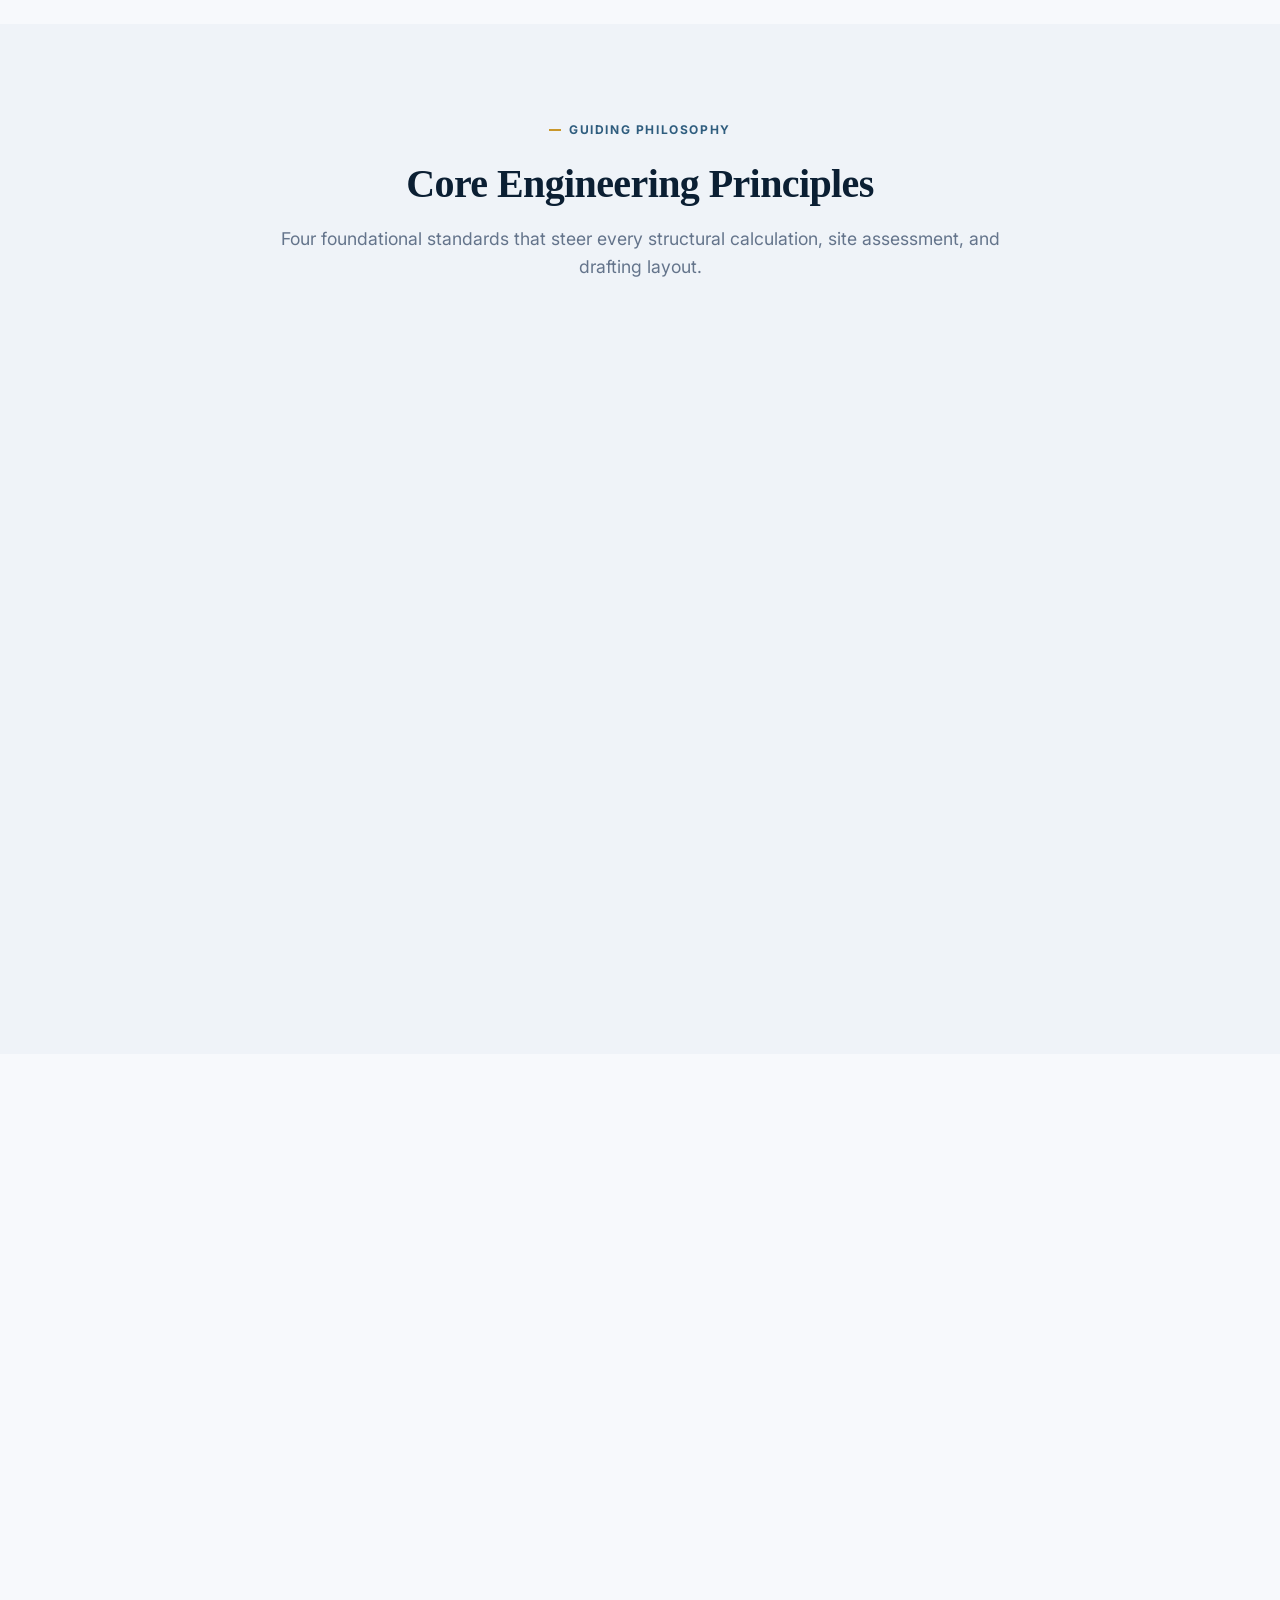
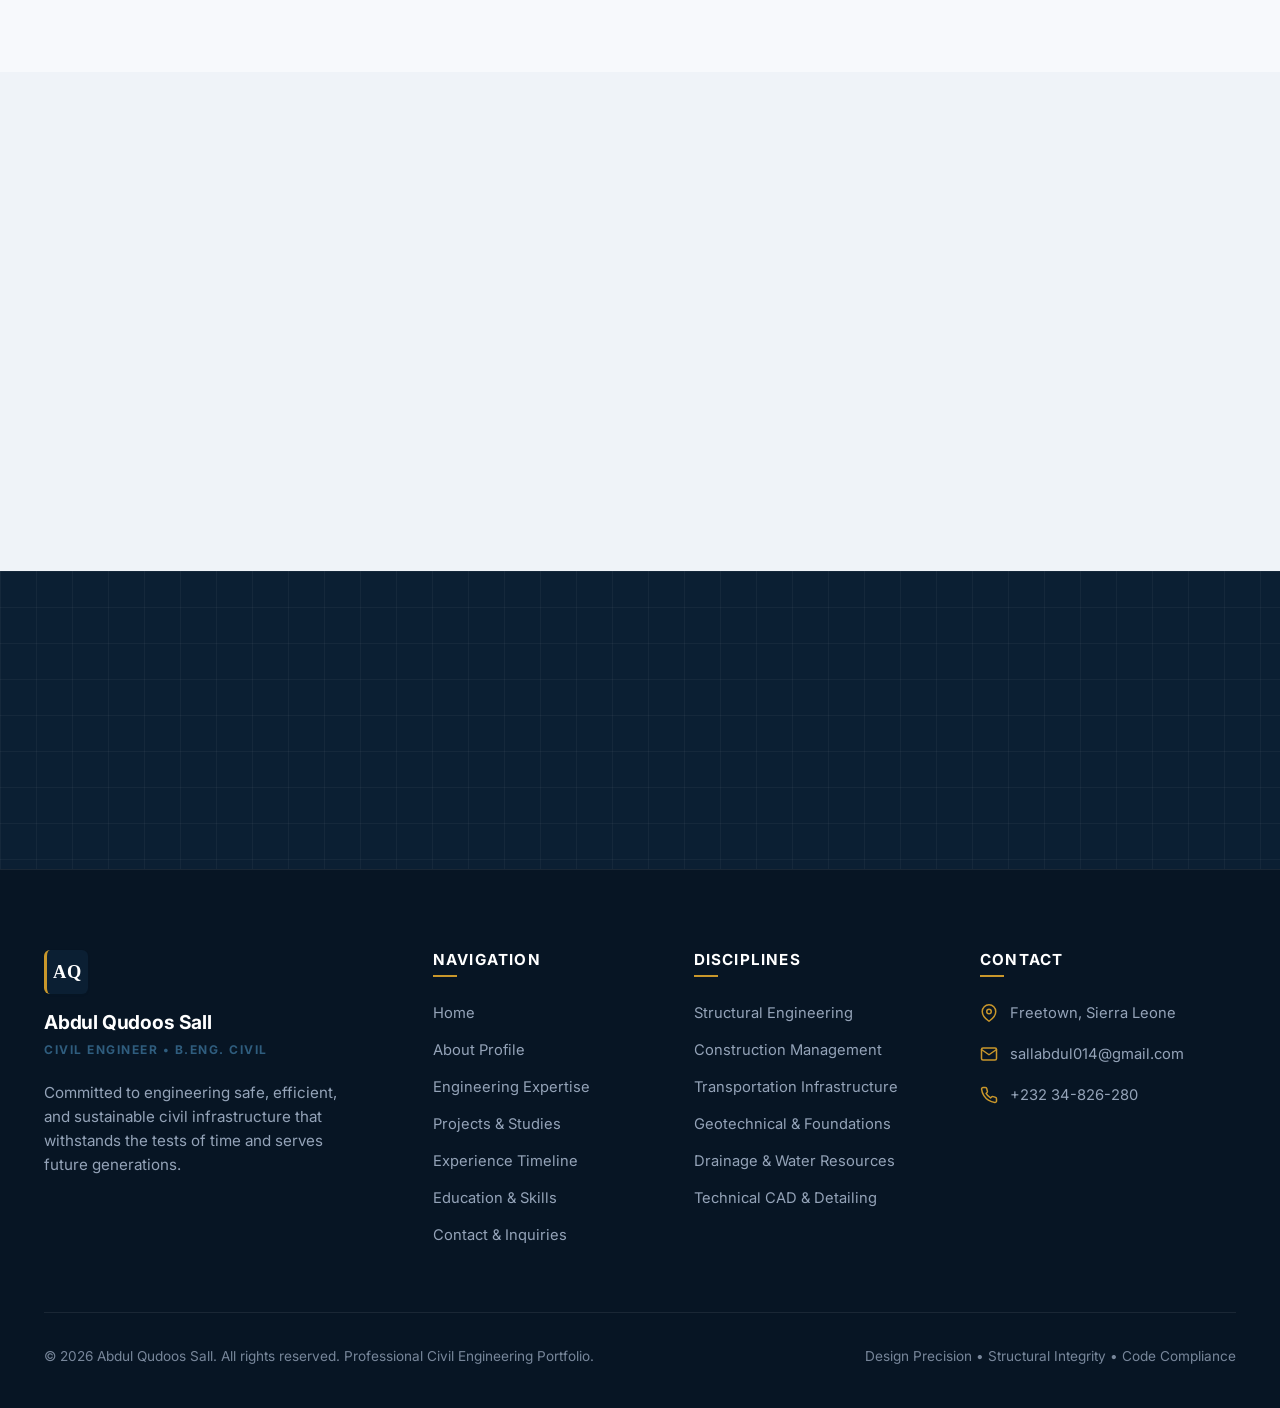
<file: about.html>
<!DOCTYPE html>
<html lang="en">
<head>
  <meta charset="UTF-8">
  <meta name="viewport" content="width=device-width, initial-scale=1.0">
  <meta http-equiv="X-UA-Compatible" content="ie=edge">
  
  <title>About Abdul Qudoos Sall — Civil Engineer | Background & Engineering Philosophy</title>
  <meta name="description" content="Learn about Abdul Qudoos Sall, Civil Engineer based in Freetown, Sierra Leone. Background in structural design, engineering philosophy, and professional core competencies.">
  <meta name="keywords" content="Abdul Qudoos Sall, About Civil Engineer, Fourah Bay College, Structural Engineering, Freetown Sierra Leone, Civil Engineering Profile">
  <meta name="author" content="Abdul Qudoos Sall">
  
  <!-- Open Graph -->
  <meta property="og:title" content="About Abdul Qudoos Sall — Civil Engineer">
  <meta property="og:description" content="Professional background, technical training, and engineering philosophy of Abdul Qudoos Sall.">
  <meta property="og:type" content="profile">
  <meta property="og:image" content="images/profile/profile-portrait.jpg">

  <!-- Google Fonts -->
  <link rel="preconnect" href="https://fonts.googleapis.com">
  <link rel="preconnect" href="https://fonts.gstatic.com" crossorigin>
  <link href="https://fonts.googleapis.com/css2?family=Inter:wght@300;400;500;600;700;800&family=JetBrains+Mono:wght@400;500;600&display=swap" rel="stylesheet">

  <!-- Favicons & App Icons (Official AQS Emblem) -->
  <link rel="icon" type="image/png" sizes="32x32" href="images/favicon-32x32.png">
  <link rel="icon" type="image/png" sizes="16x16" href="images/favicon-16x16.png">
  <link rel="icon" type="image/png" href="images/favicon.png">
  <link rel="shortcut icon" href="favicon.ico">
  <link rel="apple-touch-icon" sizes="180x180" href="images/apple-touch-icon.png">

  <!-- Master Stylesheet -->
  <link rel="stylesheet" href="css/style.css">
</head>
<body>
  <!-- AQS Branded Page Transition Layer (Deliberate & Architectural) -->
  <div id="aqs-page-transition" class="aqs-page-transition is-active" aria-hidden="true">
    <div class="aqs-transition-curtain"></div>
    <div class="aqs-transition-grid"></div>
    <div class="aqs-transition-content">
      <div class="aqs-transition-glow"></div>
      <div class="aqs-transition-emblem">
        <div class="aqs-logo-badge-wrap">
          <img src="images/favicon.png" alt="AQS Logo — Abdul Qudoos Sall" class="aqs-transition-logo-img" width="112" height="112">
        </div>
        <div class="aqs-transition-line"></div>
        <span class="aqs-logo-tagline">Civil Engineering</span>
      </div>
    </div>
  </div>

  <!-- Ambient Animated Engineering Background Layer (Sophisticated & Lively) -->
  <div class="engineering-bg-layer" aria-hidden="true">
    <div class="engineering-bg-mesh"></div>
    <div class="engineering-bg-grid"></div>
    <canvas id="engineering-bg-canvas"></canvas>
    <div class="ambient-orb ambient-orb-1"></div>
    <div class="ambient-orb ambient-orb-2"></div>
    <div class="ambient-orb ambient-orb-3"></div>
    <div class="ambient-orb ambient-orb-4"></div>
  </div>

  <!-- Skip Link -->
  <a href="#main-content" class="skip-link">Skip to main content</a>

  <!-- Global Header -->
  <header class="site-header" id="header">
    <div class="container header-inner">
      <a href="index.html" class="brand-link" aria-label="Abdul Qudoos Sall — Homepage">
        <div class="brand-monogram">
          <img src="images/favicon.png" alt="AQS Logo" class="brand-monogram-img" width="40" height="40">
        </div>
        <div class="brand-text">
          <span class="brand-name">Abdul Qudoos Sall</span>
          <span class="brand-title">Civil Engineer</span>
        </div>
      </a>

      <nav class="main-nav" id="main-nav" aria-label="Main Navigation">
        <ul class="nav-list">
          <li><a href="index.html" class="nav-link">Home</a></li>
          <li><a href="about.html" class="nav-link active" aria-current="page">About</a></li>
          <li><a href="expertise.html" class="nav-link">Expertise</a></li>
          <li><a href="projects.html" class="nav-link">Projects</a></li>
          <li><a href="experience.html" class="nav-link">Experience</a></li>
          <li><a href="education.html" class="nav-link">Education</a></li>
          <li><a href="contact.html" class="nav-link">Contact</a></li>
        </ul>

        <div class="nav-actions">
          <a href="contact.html" class="btn btn-primary btn-sm">Get in Touch</a>
        </div>
      </nav>

      <button class="mobile-toggle" id="mobile-toggle" aria-label="Open navigation menu" aria-expanded="false" aria-controls="main-nav">
        <svg viewBox="0 0 24 24" fill="none" stroke="currentColor" stroke-width="2" stroke-linecap="round" stroke-linejoin="round" aria-hidden="true">
          <line x1="3" y1="12" x2="21" y2="12"></line>
          <line x1="3" y1="6" x2="21" y2="6"></line>
          <line x1="3" y1="18" x2="21" y2="18"></line>
        </svg>
      </button>
    </div>
  </header>

  <!-- Main Content -->
  <main id="main-content">
    <!-- Subpage Hero Banner -->
    <section class="page-hero engineering-grid-bg" aria-labelledby="page-title">
      <div class="container">
        <nav class="breadcrumb-nav" aria-label="Breadcrumb">
          <a href="index.html">Home</a>
          <span class="breadcrumb-separator">/</span>
          <span class="breadcrumb-current">About</span>
        </nav>
        <span class="label-technical gold-text">PROFESSIONAL PROFILE • PHILOSOPHY • ETHICS</span>
        <h1 class="page-hero-title" id="page-title">About Abdul Qudoos Sall</h1>
        <p class="page-hero-subtitle">
          Dedicated Civil Engineer combining strong theoretical mechanics, precision CAD drafting, and structured field supervision to deliver resilient structural and infrastructure solutions.
        </p>
      </div>
    </section>

    <!-- Detailed Biography & Profile Overview -->
    <section class="section-padding" aria-labelledby="bio-heading">
      <div class="container">
        <div class="about-preview-grid">
          <!-- Left Column: Portrait & Key Facts -->
          <div class="reveal-fade">
            <div class="about-portrait-card" style="margin-bottom: 2rem;">
              <img 
                src="images/profile/profile-portrait.jpg" 
                alt="Abdul Qudoos Sall — Civil Engineer" 
                class="about-portrait-img"
                width="440" 
                height="550"
                loading="eager"
              >
              <div class="about-portrait-badge">
                <div class="about-portrait-name">Abdul Qudoos Sall</div>
                <div class="about-portrait-role">Civil Engineer • Freetown, Sierra Leone</div>
              </div>
            </div>

            <!-- Fast Facts Sidebar Box -->
            <div class="card" style="padding: 1.75rem;">
              <h3 style="font-size: 1.15rem; margin-bottom: 1.25rem; border-bottom: 1px solid var(--border-light); padding-bottom: 0.5rem;">
                Professional Snapshot
              </h3>
              
              <ul style="list-style: none; display: flex; flex-direction: column; gap: 0.9rem; font-size: 0.92rem;">
                <li style="display: flex; justify-content: space-between; border-bottom: 1px dashed var(--border-light); padding-bottom: 0.4rem;">
                  <strong style="color: var(--color-primary-navy);">Status:</strong>
                  <span style="color: var(--color-success); font-weight: 600; display: inline-flex; align-items: center; gap: 0.35rem;">
                    <span style="width: 8px; height: 8px; border-radius: 50%; background: var(--color-success);"></span>
                    Available for Work
                  </span>
                </li>

                <li style="display: flex; justify-content: space-between; border-bottom: 1px dashed var(--border-light); padding-bottom: 0.4rem;">
                  <strong style="color: var(--color-primary-navy);">Education:</strong>
                  <span>B.Eng. Civil Engineering</span>
                </li>

                <li style="display: flex; justify-content: space-between; border-bottom: 1px dashed var(--border-light); padding-bottom: 0.4rem;">
                  <strong style="color: var(--color-primary-navy);">Alma Mater:</strong>
                  <span>Fourah Bay College (USL)</span>
                </li>

                <li style="display: flex; justify-content: space-between; border-bottom: 1px dashed var(--border-light); padding-bottom: 0.4rem;">
                  <strong style="color: var(--color-primary-navy);">Location:</strong>
                  <span>Freetown, Sierra Leone</span>
                </li>

                <li style="display: flex; justify-content: space-between; border-bottom: 1px dashed var(--border-light); padding-bottom: 0.4rem;">
                  <strong style="color: var(--color-primary-navy);">Core Focus:</strong>
                  <span>Structures & Infrastructure</span>
                </li>
              </ul>

              <div style="margin-top: 1.5rem;">
                <a href="contact.html" class="btn btn-primary btn-sm" style="width: 100%;">Contact for Opportunities</a>
              </div>
            </div>
          </div>

          <!-- Right Column: Narrative Biography -->
          <div class="reveal-fade">
            <span class="label-technical">Personal Narrative</span>
            <h2 id="bio-heading">Building Sustainable Solutions Grounded in Technical Integrity.</h2>
            
            <p class="about-preview-lead" style="margin-bottom: 1.25rem;">
              "Engineering is not simply about pouring concrete or assembling steel beams; it is the discipline of solving physical challenges with absolute safety, economic balance, and lasting societal value."
            </p>

            <p style="font-size: 1.02rem; color: var(--color-text-muted); line-height: 1.7; margin-bottom: 1.25rem;">
              I earned my Bachelor of Engineering (B.Eng.) in Civil Engineering from the historic <strong>Fourah Bay College, University of Sierra Leone</strong>. Throughout my academic career, I focused extensively on structural analysis, fluid mechanics, foundation design, and construction materials technology.
            </p>

            <p style="font-size: 1.02rem; color: var(--color-text-muted); line-height: 1.7; margin-bottom: 1.25rem;">
              Transitioning from theoretical models to applied engineering, I have gained hands-on experience through civil engineering internships and engineering assistant roles. My responsibilities have encompassed developing precision AutoCAD drawings, modeling framing schemes with ETABS and STAAD.Pro, performing quantity take-offs, and conducting physical site observations on active building and roadway projects.
            </p>

            <p style="font-size: 1.02rem; color: var(--color-text-muted); line-height: 1.7; margin-bottom: 2rem;">
              Whether collaborating with senior project directors, consulting with geotechnical specialists, or detailing bar bending schedules for on-site tradesmen, I prioritize clear technical communication, code compliance (BS 8110 / Eurocode 2), and proactive problem mitigation.
            </p>

            <div class="card" style="background-color: var(--color-bg-alt); border-left: 4px solid var(--color-accent-gold); padding: 1.5rem; margin-bottom: 2rem;">
              <h4 style="margin-bottom: 0.5rem; color: var(--color-primary-navy);">Professional Mission</h4>
              <p style="font-size: 0.95rem; color: var(--color-text-dark); margin: 0; line-height: 1.6;">
                To deliver dependable civil engineering design and project management services that protect public safety, optimize construction expenditure, and promote resilient infrastructure across developing urban environments.
              </p>
            </div>

            <div style="display: flex; gap: 1rem; flex-wrap: wrap;">
              <a href="projects.html" class="btn btn-primary">
                View Project Portfolio
                <svg viewBox="0 0 24 24" fill="none" stroke="currentColor" stroke-width="2" stroke-linecap="round" stroke-linejoin="round" aria-hidden="true">
                  <line x1="5" y1="12" x2="19" y2="12"></line>
                  <polyline points="12 5 19 12 12 19"></polyline>
                </svg>
              </a>
              <a href="experience.html" class="btn btn-secondary">Review Career Timeline</a>
            </div>
          </div>
        </div>
      </div>
    </section>

    <!-- Engineering Philosophy Principles -->
    <section class="section-padding bg-alt" style="background-color: var(--color-bg-alt);" aria-labelledby="philosophy-heading">
      <div class="container">
        <div class="section-header text-center reveal-fade">
          <span class="label-technical">Guiding Philosophy</span>
          <h2 id="philosophy-heading">Core Engineering Principles</h2>
          <p>Four foundational standards that steer every structural calculation, site assessment, and drafting layout.</p>
        </div>

        <div class="expertise-grid about-principles-grid">
          <div class="card principle-card reveal-fade">
            <div class="expertise-card-icon">
              <svg viewBox="0 0 24 24" fill="none" stroke="currentColor" stroke-width="2" stroke-linecap="round" stroke-linejoin="round" aria-hidden="true">
                <path d="M12 22s8-4 8-10V5l-8-3-8 3v7c0 6 8 10 8 10z"></path>
              </svg>
            </div>
            <h3>Safety & Structural Integrity</h3>
            <p>Safety is non-negotiable. Every beam, column, and foundation must be designed with uncompromising factor-of-safety margins, strict code compliance, and verified load paths.</p>
          </div>

          <div class="card principle-card reveal-fade">
            <div class="expertise-card-icon">
              <svg viewBox="0 0 24 24" fill="none" stroke="currentColor" stroke-width="2" stroke-linecap="round" stroke-linejoin="round" aria-hidden="true">
                <rect x="2" y="7" width="20" height="14" rx="2" ry="2"></rect>
                <path d="M16 21V5a2 2 0 0 0-2-2h-4a2 2 0 0 0-2 2v16"></path>
              </svg>
            </div>
            <h3>Constructability on Site</h3>
            <p>A design is only as good as its real-world execution. Drawings must anticipate field constraints, avoiding congested rebar nodes and ensuring materials are locally attainable.</p>
          </div>

          <div class="card principle-card reveal-fade">
            <div class="expertise-card-icon">
              <svg viewBox="0 0 24 24" fill="none" stroke="currentColor" stroke-width="2" stroke-linecap="round" stroke-linejoin="round" aria-hidden="true">
                <path d="M22 12h-4l-3 9L9 3l-3 9H2"></path>
              </svg>
            </div>
            <h3>Climate & Hydrological Resilience</h3>
            <p>Engineering for tropical climates requires robust stormwater drainage, effective slope stabilization, and high-durability concrete mixtures resistant to weathering.</p>
          </div>

          <div class="card principle-card reveal-fade">
            <div class="expertise-card-icon">
              <svg viewBox="0 0 24 24" fill="none" stroke="currentColor" stroke-width="2" stroke-linecap="round" stroke-linejoin="round" aria-hidden="true">
                <circle cx="12" cy="12" r="10"></circle>
                <line x1="12" y1="16" x2="12" y2="12"></line>
                <line x1="12" y1="8" x2="12.01" y2="8"></line>
              </svg>
            </div>
            <h3>Transparent Communication</h3>
            <p>Accurate reporting, transparent change tracking, and disciplined documentation prevent costly site discrepancies and protect the project timeline.</p>
          </div>
        </div>
      </div>
    </section>

    <!-- Professional Core Strengths -->
    <section class="section-padding" aria-labelledby="strengths-heading">
      <div class="container">
        <div class="section-header text-center reveal-fade">
          <span class="label-technical">Key Competencies</span>
          <h2 id="strengths-heading">Professional Strengths</h2>
          <p>Key technical and operational abilities applied across engineering design and construction management.</p>
        </div>

        <div class="coursework-grid">
          <div class="course-item reveal-fade">
            <svg class="course-item-icon" width="22" height="22" viewBox="0 0 24 24" fill="none" stroke="currentColor" stroke-width="2" stroke-linecap="round" stroke-linejoin="round" aria-hidden="true">
              <circle cx="12" cy="12" r="10"></circle>
              <path d="M9.09 9a3 3 0 0 1 5.83 1c0 2-3 3-3 3"></path>
              <line x1="12" y1="17" x2="12.01" y2="17"></line>
            </svg>
            <span>Analytical Problem Solving</span>
          </div>

          <div class="course-item reveal-fade">
            <svg class="course-item-icon" width="22" height="22" viewBox="0 0 24 24" fill="none" stroke="currentColor" stroke-width="2" stroke-linecap="round" stroke-linejoin="round" aria-hidden="true">
              <polygon points="12 2 2 7 12 12 22 7 12 2"></polygon>
              <polyline points="2 17 12 22 22 17"></polyline>
              <polyline points="2 12 12 17 22 12"></polyline>
            </svg>
            <span>Structural Frame Thinking</span>
          </div>

          <div class="course-item reveal-fade">
            <svg class="course-item-icon" width="22" height="22" viewBox="0 0 24 24" fill="none" stroke="currentColor" stroke-width="2" stroke-linecap="round" stroke-linejoin="round" aria-hidden="true">
              <path d="M12 19l7-7 3 3-7 7-3-3z"></path>
              <path d="M18 13l-1.5-7.5L2 2l3.5 14.5L13 18l5-5z"></path>
            </svg>
            <span>Technical Design & CAD</span>
          </div>

          <div class="course-item reveal-fade">
            <svg class="course-item-icon" width="22" height="22" viewBox="0 0 24 24" fill="none" stroke="currentColor" stroke-width="2" stroke-linecap="round" stroke-linejoin="round" aria-hidden="true">
              <rect x="3" y="4" width="18" height="18" rx="2" ry="2"></rect>
              <line x1="16" y1="2" x2="16" y2="6"></line>
              <line x1="8" y1="2" x2="8" y2="6"></line>
            </svg>
            <span>Construction Planning</span>
          </div>

          <div class="course-item reveal-fade">
            <svg class="course-item-icon" width="22" height="22" viewBox="0 0 24 24" fill="none" stroke="currentColor" stroke-width="2" stroke-linecap="round" stroke-linejoin="round" aria-hidden="true">
              <path d="M21 10c0 7-9 13-9 13s-9-6-9-13a9 9 0 0 1 18 0z"></path>
              <circle cx="12" cy="10" r="3"></circle>
            </svg>
            <span>Site Inspection & Oversight</span>
          </div>

          <div class="course-item reveal-fade">
            <svg class="course-item-icon" width="22" height="22" viewBox="0 0 24 24" fill="none" stroke="currentColor" stroke-width="2" stroke-linecap="round" stroke-linejoin="round" aria-hidden="true">
              <path d="M14 2H6a2 2 0 0 0-2 2v16a2 2 0 0 0 2 2h12a2 2 0 0 0 2-2V8z"></path>
              <polyline points="14 2 14 8 20 8"></polyline>
            </svg>
            <span>Engineering Documentation</span>
          </div>

          <div class="course-item reveal-fade">
            <svg class="course-item-icon" width="22" height="22" viewBox="0 0 24 24" fill="none" stroke="currentColor" stroke-width="2" stroke-linecap="round" stroke-linejoin="round" aria-hidden="true">
              <path d="M17 21v-2a4 4 0 0 0-4-4H5a4 4 0 0 0-4 4v2"></path>
              <circle cx="9" cy="7" r="4"></circle>
              <path d="M23 21v-2a4 4 0 0 0-3-3.87"></path>
              <path d="M16 3.13a4 4 0 0 1 0 7.75"></path>
            </svg>
            <span>Cross-Disciplinary Teamwork</span>
          </div>

          <div class="course-item reveal-fade">
            <svg class="course-item-icon" width="22" height="22" viewBox="0 0 24 24" fill="none" stroke="currentColor" stroke-width="2" stroke-linecap="round" stroke-linejoin="round" aria-hidden="true">
              <circle cx="12" cy="12" r="3"></circle>
              <path d="M19.4 15a1.65 1.65 0 0 0 .33 1.82l.06.06a2 2 0 0 1 0 2.83 2 2 0 0 1-2.83 0l-.06-.06a1.65 1.65 0 0 0-1.82-.33 1.65 1.65 0 0 0-1 1.51V21a2 2 0 0 1-2 2 2 2 0 0 1-2-2v-.09A1.65 1.65 0 0 0 9 19.4a1.65 1.65 0 0 0-1.82.33l-.06.06a2 2 0 0 1-2.83 0 2 2 0 0 1 0-2.83l.06-.06a1.65 1.65 0 0 0 .33-1.82 1.65 1.65 0 0 0-1.51-1H3a2 2 0 0 1-2-2 2 2 0 0 1 2-2h.09A1.65 1.65 0 0 0 4.6 9a1.65 1.65 0 0 0-.33-1.82l-.06-.06a2 2 0 0 1 0-2.83 2 2 0 0 1 2.83 0l.06.06a1.65 1.65 0 0 0 1.82.33H9a1.65 1.65 0 0 0 1-1.51V3a2 2 0 0 1 2-2 2 2 0 0 1 2 2v.09a1.65 1.65 0 0 0 1 1.51 1.65 1.65 0 0 0 1.82-.33l.06-.06a2 2 0 0 1 2.83 0 2 2 0 0 1 0 2.83l-.06.06a1.65 1.65 0 0 0-.33 1.82V9a1.65 1.65 0 0 0 1.51 1H21a2 2 0 0 1 2 2 2 2 0 0 1-2 2h-.09a1.65 1.65 0 0 0-1.51 1z"></path>
            </svg>
            <span>Quantity Take-Off & Sizing</span>
          </div>

          <div class="course-item reveal-fade">
            <svg class="course-item-icon" width="22" height="22" viewBox="0 0 24 24" fill="none" stroke="currentColor" stroke-width="2" stroke-linecap="round" stroke-linejoin="round" aria-hidden="true">
              <path d="M1 12s4-8 11-8 11 8 11 8-4 8-11 8-11-8-11-8z"></path>
              <circle cx="12" cy="12" r="3"></circle>
            </svg>
            <span>Precision & Quality Checks</span>
          </div>
        </div>
      </div>
    </section>

    <!-- Professional Memberships & Standards Notice -->
    <section class="section-padding bg-alt" style="background-color: var(--color-bg-alt);" aria-labelledby="memberships-heading">
      <div class="container">
        <div class="card reveal-fade" style="border-left: 4px solid var(--color-secondary-steel); padding: 2.5rem;">
          <span class="label-technical">Affiliations & Ethical Standards</span>
          <h3 id="memberships-heading" style="font-size: 1.4rem; margin-bottom: 0.75rem;">
            Professional Affiliations & Academic Honors
          </h3>
          <p style="color: var(--color-text-muted); font-size: 0.98rem; line-height: 1.65; margin-bottom: 1.5rem;">
            Dedicated to upholding the code of ethics for professional civil engineering practice, including public safety protection, truthful representation of technical findings, and environmentally conscious design standards.
          </p>
          <div style="display: flex; gap: 1.5rem; flex-wrap: wrap;">
            <div style="background-color: var(--color-bg-white); border: 1px solid var(--border-light); padding: 1rem 1.25rem; border-radius: var(--radius-sm); display: flex; align-items: center; gap: 0.75rem;">
              <span class="badge badge-navy">Affiliation</span>
              <div>
                <strong style="font-size: 0.92rem; color: var(--color-primary-navy);">Sierra Leone Institution of Engineers (SLIE)</strong>
                <div style="font-size: 0.78rem; color: var(--color-text-muted);">Graduate / Student Member <span class="placeholder-tag">[Placeholder]</span></div>
              </div>
            </div>

            <div style="background-color: var(--color-bg-white); border: 1px solid var(--border-light); padding: 1rem 1.25rem; border-radius: var(--radius-sm); display: flex; align-items: center; gap: 0.75rem;">
              <span class="badge badge-gold">Honor</span>
              <div>
                <strong style="font-size: 0.92rem; color: var(--color-primary-navy);">Dean's List — Academic Excellence</strong>
                <div style="font-size: 0.78rem; color: var(--color-text-muted);">Fourah Bay College, USL</div>
              </div>
            </div>
          </div>
        </div>
      </div>
    </section>

    <!-- Call to Action Banner -->
    <section class="cta-banner engineering-grid-navy" aria-labelledby="about-cta-heading">
      <div class="container">
        <div class="cta-banner-inner reveal-fade" style="display: flex; justify-content: space-between; align-items: center; flex-wrap: wrap; gap: 2rem;">
          <div style="max-width: 650px;">
            <span class="label-technical gold-text">Get in Touch</span>
            <h2 id="about-cta-heading" style="color: var(--color-text-white); margin-bottom: 0.75rem;">Interested in Collaborating?</h2>
            <p>I welcome inquiries regarding full-time engineering roles, structural design contracts, and site management support.</p>
          </div>
          <div>
            <a href="contact.html" class="btn btn-accent">
              Connect With Me
              <svg viewBox="0 0 24 24" fill="none" stroke="currentColor" stroke-width="2" stroke-linecap="round" stroke-linejoin="round" aria-hidden="true">
                <line x1="5" y1="12" x2="19" y2="12"></line>
                <polyline points="12 5 19 12 12 19"></polyline>
              </svg>
            </a>
          </div>
        </div>
      </div>
    </section>
  </main>

  <!-- Global Footer -->
  <footer class="site-footer">
    <div class="container">
      <div class="footer-top">
        <div class="footer-brand">
          <div class="brand-monogram">AQ</div>
          <h3>Abdul Qudoos Sall</h3>
          <div class="footer-role">Civil Engineer • B.Eng. Civil</div>
          <p class="footer-statement">
            Committed to engineering safe, efficient, and sustainable civil infrastructure that withstands the tests of time and serves future generations.
          </p>
        </div>

        <div class="footer-col">
          <h4 class="footer-col-title">Navigation</h4>
          <div class="footer-links">
            <a href="index.html" class="footer-link">Home</a>
            <a href="about.html" class="footer-link">About Profile</a>
            <a href="expertise.html" class="footer-link">Engineering Expertise</a>
            <a href="projects.html" class="footer-link">Projects & Studies</a>
            <a href="experience.html" class="footer-link">Experience Timeline</a>
            <a href="education.html" class="footer-link">Education & Skills</a>
            <a href="contact.html" class="footer-link">Contact & Inquiries</a>
          </div>
        </div>

        <div class="footer-col">
          <h4 class="footer-col-title">Disciplines</h4>
          <div class="footer-links">
            <a href="expertise.html#structural" class="footer-link">Structural Engineering</a>
            <a href="expertise.html#construction" class="footer-link">Construction Management</a>
            <a href="expertise.html#transportation" class="footer-link">Transportation Infrastructure</a>
            <a href="expertise.html#geotechnical" class="footer-link">Geotechnical & Foundations</a>
            <a href="expertise.html#water" class="footer-link">Drainage & Water Resources</a>
            <a href="expertise.html#cad" class="footer-link">Technical CAD & Detailing</a>
          </div>
        </div>

        <div class="footer-col">
          <h4 class="footer-col-title">Contact</h4>
          <div class="footer-contact-item">
            <svg viewBox="0 0 24 24" fill="none" stroke="currentColor" stroke-width="2" stroke-linecap="round" stroke-linejoin="round" aria-hidden="true">
              <path d="M21 10c0 7-9 13-9 13s-9-6-9-13a9 9 0 0 1 18 0z"></path>
              <circle cx="12" cy="10" r="3"></circle>
            </svg>
            <span>Freetown, Sierra Leone</span>
          </div>

          <div class="footer-contact-item">
            <svg viewBox="0 0 24 24" fill="none" stroke="currentColor" stroke-width="2" stroke-linecap="round" stroke-linejoin="round" aria-hidden="true">
              <path d="M4 4h16c1.1 0 2 .9 2 2v12c0 1.1-.9 2-2 2H4c-1.1 0-2-.9-2-2V6c0-1.1.9-2 2-2z"></path>
              <polyline points="22,6 12,13 2,6"></polyline>
            </svg>
            <span><a href="mailto:sallabdul014@gmail.com">sallabdul014@gmail.com</a></span>
          </div>

          <div class="footer-contact-item">
            <svg viewBox="0 0 24 24" fill="none" stroke="currentColor" stroke-width="2" stroke-linecap="round" stroke-linejoin="round" aria-hidden="true">
              <path d="M22 16.92v3a2 2 0 0 1-2.18 2 19.79 19.79 0 0 1-8.63-3.07 19.5 19.5 0 0 1-6-6 19.79 19.79 0 0 1-3.07-8.67A2 2 0 0 1 4.11 2h3a2 2 0 0 1 2 1.72 12.84 12.84 0 0 0 .7 2.81 2 2 0 0 1-.45 2.11L8.09 9.91a16 16 0 0 0 6 6l1.27-1.27a2 2 0 0 1 2.11-.45 12.84 12.84 0 0 0 2.81.7A2 2 0 0 1 22 16.92z"></path>
            </svg>
            <span><a href="tel:+23234826280">+232 34-826-280</a></span>
          </div>
        </div>
      </div>

      <div class="footer-bottom">
        <div>
          &copy; 2026 Abdul Qudoos Sall. All rights reserved. Professional Civil Engineering Portfolio.
        </div>
        <div>
          Design Precision • Structural Integrity • Code Compliance
        </div>
      </div>
    </div>
  </footer>

  <!-- Vanilla JavaScript -->
  <script src="js/script.js" defer></script>
</body>
</html>
</file>
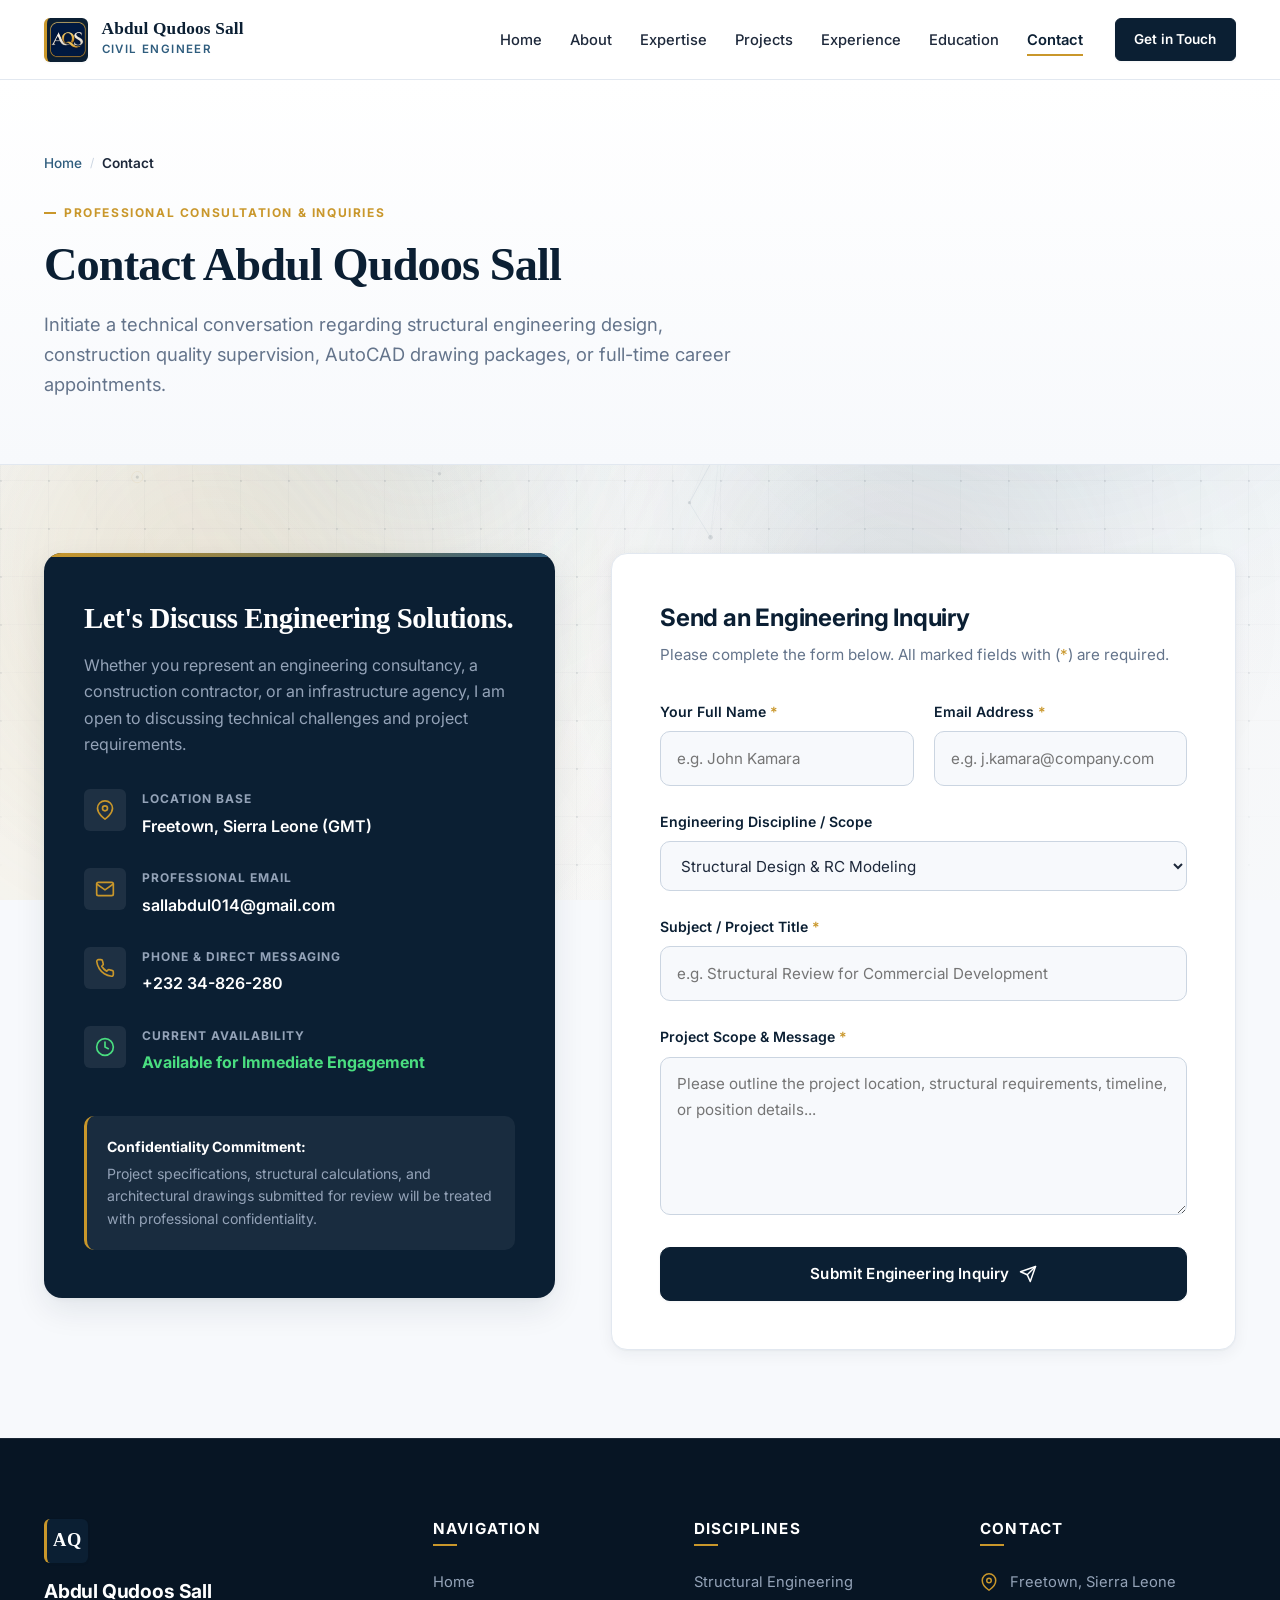
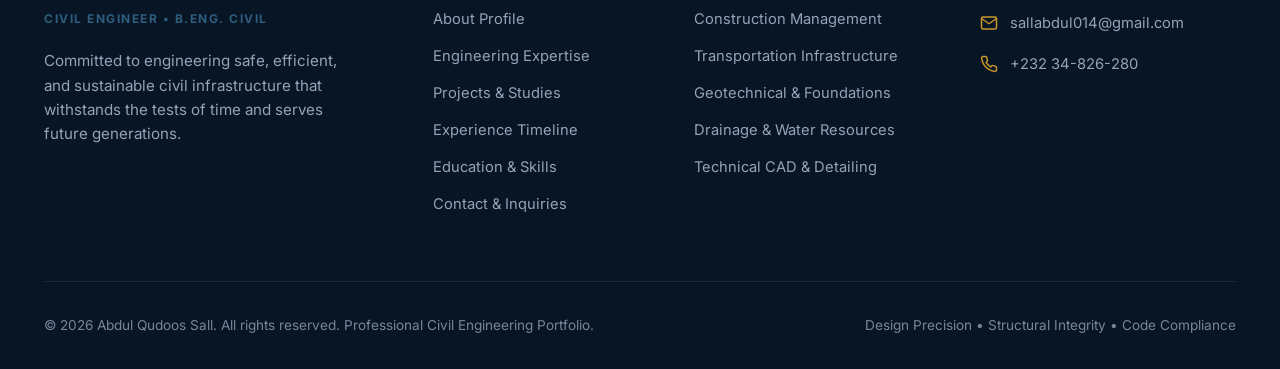
<file: contact.html>
<!DOCTYPE html>
<html lang="en">
<head>
  <meta charset="UTF-8">
  <meta name="viewport" content="width=device-width, initial-scale=1.0">
  <meta http-equiv="X-UA-Compatible" content="ie=edge">
  
  <title>Contact Abdul Qudoos Sall — Civil Engineer | Inquiries & Consultation</title>
  <meta name="description" content="Get in touch with Abdul Qudoos Sall, Civil Engineer in Freetown, Sierra Leone. Inquire about structural design, site supervision, CAD drafting, or engineering employment opportunities.">
  <meta name="keywords" content="Contact Civil Engineer, Abdul Qudoos Sall, Freetown Engineering Inquiries, Structural Consultation, Hire Civil Engineer Sierra Leone">
  <meta name="author" content="Abdul Qudoos Sall">
  
  <!-- Open Graph -->
  <meta property="og:title" content="Contact Abdul Qudoos Sall — Civil Engineer">
  <meta property="og:description" content="Send a direct engineering inquiry or request technical consultation with Abdul Qudoos Sall.">
  <meta property="og:type" content="website">

  <!-- Google Fonts -->
  <link rel="preconnect" href="https://fonts.googleapis.com">
  <link rel="preconnect" href="https://fonts.gstatic.com" crossorigin>
  <link href="https://fonts.googleapis.com/css2?family=Inter:wght@300;400;500;600;700;800&family=JetBrains+Mono:wght@400;500;600&display=swap" rel="stylesheet">

  <!-- Favicons & App Icons (Official AQS Emblem) -->
  <link rel="icon" type="image/png" sizes="32x32" href="images/favicon-32x32.png">
  <link rel="icon" type="image/png" sizes="16x16" href="images/favicon-16x16.png">
  <link rel="icon" type="image/png" href="images/favicon.png">
  <link rel="shortcut icon" href="favicon.ico">
  <link rel="apple-touch-icon" sizes="180x180" href="images/apple-touch-icon.png">

  <!-- Master Stylesheet -->
  <link rel="stylesheet" href="css/style.css">
</head>
<body>
  <!-- AQS Branded Page Transition Layer (Deliberate & Architectural) -->
  <div id="aqs-page-transition" class="aqs-page-transition is-active" aria-hidden="true">
    <div class="aqs-transition-curtain"></div>
    <div class="aqs-transition-grid"></div>
    <div class="aqs-transition-content">
      <div class="aqs-transition-glow"></div>
      <div class="aqs-transition-emblem">
        <div class="aqs-logo-badge-wrap">
          <img src="images/favicon.png" alt="AQS Logo — Abdul Qudoos Sall" class="aqs-transition-logo-img" width="112" height="112">
        </div>
        <div class="aqs-transition-line"></div>
        <span class="aqs-logo-tagline">Civil Engineering</span>
      </div>
    </div>
  </div>

  <!-- Ambient Animated Engineering Background Layer (Sophisticated & Lively) -->
  <div class="engineering-bg-layer" aria-hidden="true">
    <div class="engineering-bg-mesh"></div>
    <div class="engineering-bg-grid"></div>
    <canvas id="engineering-bg-canvas"></canvas>
    <div class="ambient-orb ambient-orb-1"></div>
    <div class="ambient-orb ambient-orb-2"></div>
    <div class="ambient-orb ambient-orb-3"></div>
    <div class="ambient-orb ambient-orb-4"></div>
  </div>

  <!-- Skip Link -->
  <a href="#main-content" class="skip-link">Skip to main content</a>

  <!-- Global Header -->
  <header class="site-header" id="header">
    <div class="container header-inner">
      <a href="index.html" class="brand-link" aria-label="Abdul Qudoos Sall — Homepage">
        <div class="brand-monogram">
          <img src="images/favicon.png" alt="AQS Logo" class="brand-monogram-img" width="40" height="40">
        </div>
        <div class="brand-text">
          <span class="brand-name">Abdul Qudoos Sall</span>
          <span class="brand-title">Civil Engineer</span>
        </div>
      </a>

      <nav class="main-nav" id="main-nav" aria-label="Main Navigation">
        <ul class="nav-list">
          <li><a href="index.html" class="nav-link">Home</a></li>
          <li><a href="about.html" class="nav-link">About</a></li>
          <li><a href="expertise.html" class="nav-link">Expertise</a></li>
          <li><a href="projects.html" class="nav-link">Projects</a></li>
          <li><a href="experience.html" class="nav-link">Experience</a></li>
          <li><a href="education.html" class="nav-link">Education</a></li>
          <li><a href="contact.html" class="nav-link active" aria-current="page">Contact</a></li>
        </ul>

        <div class="nav-actions">
          <a href="contact.html" class="btn btn-primary btn-sm">Get in Touch</a>
        </div>
      </nav>

      <button class="mobile-toggle" id="mobile-toggle" aria-label="Open navigation menu" aria-expanded="false" aria-controls="main-nav">
        <svg viewBox="0 0 24 24" fill="none" stroke="currentColor" stroke-width="2" stroke-linecap="round" stroke-linejoin="round" aria-hidden="true">
          <line x1="3" y1="12" x2="21" y2="12"></line>
          <line x1="3" y1="6" x2="21" y2="6"></line>
          <line x1="3" y1="18" x2="21" y2="18"></line>
        </svg>
      </button>
    </div>
  </header>

  <!-- Main Content -->
  <main id="main-content">
    <!-- Subpage Hero Banner -->
    <section class="page-hero engineering-grid-bg" aria-labelledby="contact-hero-title">
      <div class="container">
        <nav class="breadcrumb-nav" aria-label="Breadcrumb">
          <a href="index.html">Home</a>
          <span class="breadcrumb-separator">/</span>
          <span class="breadcrumb-current">Contact</span>
        </nav>
        <span class="label-technical gold-text">PROFESSIONAL CONSULTATION & INQUIRIES</span>
        <h1 class="page-hero-title" id="contact-hero-title">Contact Abdul Qudoos Sall</h1>
        <p class="page-hero-subtitle">
          Initiate a technical conversation regarding structural engineering design, construction quality supervision, AutoCAD drawing packages, or full-time career appointments.
        </p>
      </div>
    </section>

    <!-- Interactive Contact Grid Section -->
    <section class="section-padding" aria-label="Contact Channels & Form">
      <div class="container">
        <div class="contact-grid">
          <!-- Left Column: Direct Contact Information -->
          <div class="contact-info-card reveal-fade">
            <h2>Let's Discuss Engineering Solutions.</h2>
            <p>
              Whether you represent an engineering consultancy, a construction contractor, or an infrastructure agency, I am open to discussing technical challenges and project requirements.
            </p>

            <div class="contact-detail-list">
              <!-- Location -->
              <div class="contact-detail-item">
                <div class="contact-detail-icon">
                  <svg viewBox="0 0 24 24" width="20" height="20" fill="none" stroke="currentColor" stroke-width="2" stroke-linecap="round" stroke-linejoin="round" aria-hidden="true">
                    <path d="M21 10c0 7-9 13-9 13s-9-6-9-13a9 9 0 0 1 18 0z"></path>
                    <circle cx="12" cy="10" r="3"></circle>
                  </svg>
                </div>
                <div class="contact-detail-content">
                  <span class="contact-detail-label">Location Base</span>
                  <span class="contact-detail-value">Freetown, Sierra Leone (GMT)</span>
                </div>
              </div>

              <!-- Direct Email -->
              <div class="contact-detail-item">
                <div class="contact-detail-icon">
                  <svg viewBox="0 0 24 24" width="20" height="20" fill="none" stroke="currentColor" stroke-width="2" stroke-linecap="round" stroke-linejoin="round" aria-hidden="true">
                    <path d="M4 4h16c1.1 0 2 .9 2 2v12c0 1.1-.9 2-2 2H4c-1.1 0-2-.9-2-2V6c0-1.1.9-2 2-2z"></path>
                    <polyline points="22,6 12,13 2,6"></polyline>
                  </svg>
                </div>
                <div class="contact-detail-content">
                  <span class="contact-detail-label">Professional Email</span>
                  <span class="contact-detail-value">
                    <a href="mailto:sallabdul014@gmail.com">sallabdul014@gmail.com</a>
                  </span>
                </div>
              </div>

              <!-- Direct Phone -->
              <div class="contact-detail-item">
                <div class="contact-detail-icon">
                  <svg viewBox="0 0 24 24" width="20" height="20" fill="none" stroke="currentColor" stroke-width="2" stroke-linecap="round" stroke-linejoin="round" aria-hidden="true">
                    <path d="M22 16.92v3a2 2 0 0 1-2.18 2 19.79 19.79 0 0 1-8.63-3.07 19.5 19.5 0 0 1-6-6 19.79 19.79 0 0 1-3.07-8.67A2 2 0 0 1 4.11 2h3a2 2 0 0 1 2 1.72 12.84 12.84 0 0 0 .7 2.81 2 2 0 0 1-.45 2.11L8.09 9.91a16 16 0 0 0 6 6l1.27-1.27a2 2 0 0 1 2.11-.45 12.84 12.84 0 0 0 2.81.7A2 2 0 0 1 22 16.92z"></path>
                  </svg>
                </div>
                <div class="contact-detail-content">
                  <span class="contact-detail-label">Phone & Direct Messaging</span>
                  <span class="contact-detail-value">
                    <a href="tel:+23234826280">+232 34-826-280</a>
                  </span>
                </div>
              </div>

              <!-- Availability Status -->
              <div class="contact-detail-item">
                <div class="contact-detail-icon" style="color: #4ADE80;">
                  <svg viewBox="0 0 24 24" width="20" height="20" fill="none" stroke="currentColor" stroke-width="2" stroke-linecap="round" stroke-linejoin="round" aria-hidden="true">
                    <circle cx="12" cy="12" r="10"></circle>
                    <polyline points="12 6 12 12 16 14"></polyline>
                  </svg>
                </div>
                <div class="contact-detail-content">
                  <span class="contact-detail-label">Current Availability</span>
                  <span class="contact-detail-value" style="color: #4ADE80; font-weight: 700;">
                    Available for Immediate Engagement
                  </span>
                </div>
              </div>
            </div>

            <!-- Professional Notice -->
            <div style="background-color: rgba(255, 255, 255, 0.06); padding: 1.25rem; border-radius: var(--radius-md); border-left: 3px solid var(--color-accent-gold); font-size: 0.88rem; color: var(--color-text-light); line-height: 1.6;">
              <strong style="color: var(--color-text-white); display: block; margin-bottom: 0.25rem;">Confidentiality Commitment:</strong>
              Project specifications, structural calculations, and architectural drawings submitted for review will be treated with professional confidentiality.
            </div>
          </div>

          <!-- Right Column: Interactive Contact Form -->
          <div class="contact-form-card reveal-fade">
            <div class="contact-form-header">
              <h3>Send an Engineering Inquiry</h3>
              <p>Please complete the form below. All marked fields with (<span style="color: var(--color-accent-gold);">*</span>) are required.</p>
            </div>

            <!-- Live Status Alert Banner (Accessible) -->
            <div id="form-status-alert" class="form-status-alert" role="alert" aria-live="polite"></div>

            <form id="contact-form" novalidate>
              <div class="form-group two-cols">
                <!-- Name -->
                <div>
                  <label for="contact-name" class="form-label">
                    Your Full Name <span class="required-star" aria-hidden="true">*</span>
                  </label>
                  <input 
                    type="text" 
                    id="contact-name" 
                    name="name" 
                    class="form-input" 
                    placeholder="e.g. John Kamara" 
                    required 
                    aria-required="true"
                    autocomplete="name"
                  >
                  <div class="form-error-msg" id="name-error">Please enter your full name (at least 2 characters).</div>
                </div>

                <!-- Email -->
                <div>
                  <label for="contact-email" class="form-label">
                    Email Address <span class="required-star" aria-hidden="true">*</span>
                  </label>
                  <input 
                    type="email" 
                    id="contact-email" 
                    name="email" 
                    class="form-input" 
                    placeholder="e.g. j.kamara@company.com" 
                    required 
                    aria-required="true"
                    autocomplete="email"
                  >
                  <div class="form-error-msg" id="email-error">Please provide a valid email address.</div>
                </div>
              </div>

              <!-- Inquiry Category -->
              <div class="form-group">
                <label for="contact-category" class="form-label">
                  Engineering Discipline / Scope
                </label>
                <select id="contact-category" name="category" class="form-input">
                  <option value="structural">Structural Design & RC Modeling</option>
                  <option value="construction">Construction Site Supervision & Quality Control</option>
                  <option value="transportation">Highway & Transportation Alignment</option>
                  <option value="drainage">Water Resources & Stormwater Drainage</option>
                  <option value="geotechnical">Geotechnical Assessment & Slope Stability</option>
                  <option value="cad">Technical CAD Drafting & Detailing</option>
                  <option value="recruitment">Recruitment / Employment Opportunity</option>
                  <option value="other">General Engineering Consultation</option>
                </select>
              </div>

              <!-- Subject -->
              <div class="form-group">
                <label for="contact-subject" class="form-label">
                  Subject / Project Title <span class="required-star" aria-hidden="true">*</span>
                </label>
                <input 
                  type="text" 
                  id="contact-subject" 
                  name="subject" 
                  class="form-input" 
                  placeholder="e.g. Structural Review for Commercial Development" 
                  required 
                  aria-required="true"
                >
                <div class="form-error-msg" id="subject-error">Please enter an inquiry subject (minimum 3 characters).</div>
              </div>

              <!-- Message -->
              <div class="form-group">
                <label for="contact-message" class="form-label">
                  Project Scope & Message <span class="required-star" aria-hidden="true">*</span>
                </label>
                <textarea 
                  id="contact-message" 
                  name="message" 
                  class="form-textarea" 
                  placeholder="Please outline the project location, structural requirements, timeline, or position details..." 
                  required 
                  aria-required="true"
                  rows="5"
                ></textarea>
                <div class="form-error-msg" id="message-error">Please provide project details (minimum 10 characters).</div>
              </div>

              <!-- Submit Button -->
              <button type="submit" class="btn btn-primary" style="width: 100%;">
                Submit Engineering Inquiry
                <svg viewBox="0 0 24 24" fill="none" stroke="currentColor" stroke-width="2" stroke-linecap="round" stroke-linejoin="round" aria-hidden="true">
                  <line x1="22" y1="2" x2="11" y2="13"></line>
                  <polygon points="22 2 15 22 11 13 2 9 22 2"></polygon>
                </svg>
              </button>
            </form>
          </div>
        </div>
      </div>
    </section>
  </main>

  <!-- Global Footer -->
  <footer class="site-footer">
    <div class="container">
      <div class="footer-top">
        <div class="footer-brand">
          <div class="brand-monogram">AQ</div>
          <h3>Abdul Qudoos Sall</h3>
          <div class="footer-role">Civil Engineer • B.Eng. Civil</div>
          <p class="footer-statement">
            Committed to engineering safe, efficient, and sustainable civil infrastructure that withstands the tests of time and serves future generations.
          </p>
        </div>

        <div class="footer-col">
          <h4 class="footer-col-title">Navigation</h4>
          <div class="footer-links">
            <a href="index.html" class="footer-link">Home</a>
            <a href="about.html" class="footer-link">About Profile</a>
            <a href="expertise.html" class="footer-link">Engineering Expertise</a>
            <a href="projects.html" class="footer-link">Projects & Studies</a>
            <a href="experience.html" class="footer-link">Experience Timeline</a>
            <a href="education.html" class="footer-link">Education & Skills</a>
            <a href="contact.html" class="footer-link">Contact & Inquiries</a>
          </div>
        </div>

        <div class="footer-col">
          <h4 class="footer-col-title">Disciplines</h4>
          <div class="footer-links">
            <a href="expertise.html#structural" class="footer-link">Structural Engineering</a>
            <a href="expertise.html#construction" class="footer-link">Construction Management</a>
            <a href="expertise.html#transportation" class="footer-link">Transportation Infrastructure</a>
            <a href="expertise.html#geotechnical" class="footer-link">Geotechnical & Foundations</a>
            <a href="expertise.html#water" class="footer-link">Drainage & Water Resources</a>
            <a href="expertise.html#cad" class="footer-link">Technical CAD & Detailing</a>
          </div>
        </div>

        <div class="footer-col">
          <h4 class="footer-col-title">Contact</h4>
          <div class="footer-contact-item">
            <svg viewBox="0 0 24 24" fill="none" stroke="currentColor" stroke-width="2" stroke-linecap="round" stroke-linejoin="round" aria-hidden="true">
              <path d="M21 10c0 7-9 13-9 13s-9-6-9-13a9 9 0 0 1 18 0z"></path>
              <circle cx="12" cy="10" r="3"></circle>
            </svg>
            <span>Freetown, Sierra Leone</span>
          </div>

          <div class="footer-contact-item">
            <svg viewBox="0 0 24 24" fill="none" stroke="currentColor" stroke-width="2" stroke-linecap="round" stroke-linejoin="round" aria-hidden="true">
              <path d="M4 4h16c1.1 0 2 .9 2 2v12c0 1.1-.9 2-2 2H4c-1.1 0-2-.9-2-2V6c0-1.1.9-2 2-2z"></path>
              <polyline points="22,6 12,13 2,6"></polyline>
            </svg>
            <span><a href="mailto:sallabdul014@gmail.com">sallabdul014@gmail.com</a></span>
          </div>

          <div class="footer-contact-item">
            <svg viewBox="0 0 24 24" fill="none" stroke="currentColor" stroke-width="2" stroke-linecap="round" stroke-linejoin="round" aria-hidden="true">
              <path d="M22 16.92v3a2 2 0 0 1-2.18 2 19.79 19.79 0 0 1-8.63-3.07 19.5 19.5 0 0 1-6-6 19.79 19.79 0 0 1-3.07-8.67A2 2 0 0 1 4.11 2h3a2 2 0 0 1 2 1.72 12.84 12.84 0 0 0 .7 2.81 2 2 0 0 1-.45 2.11L8.09 9.91a16 16 0 0 0 6 6l1.27-1.27a2 2 0 0 1 2.11-.45 12.84 12.84 0 0 0 2.81.7A2 2 0 0 1 22 16.92z"></path>
            </svg>
            <span><a href="tel:+23234826280">+232 34-826-280</a></span>
          </div>
        </div>
      </div>

      <div class="footer-bottom">
        <div>
          &copy; 2026 Abdul Qudoos Sall. All rights reserved. Professional Civil Engineering Portfolio.
        </div>
        <div>
          Design Precision • Structural Integrity • Code Compliance
        </div>
      </div>
    </div>
  </footer>

  <!-- Vanilla JavaScript -->
  <script src="js/script.js" defer></script>
</body>
</html>
</file>
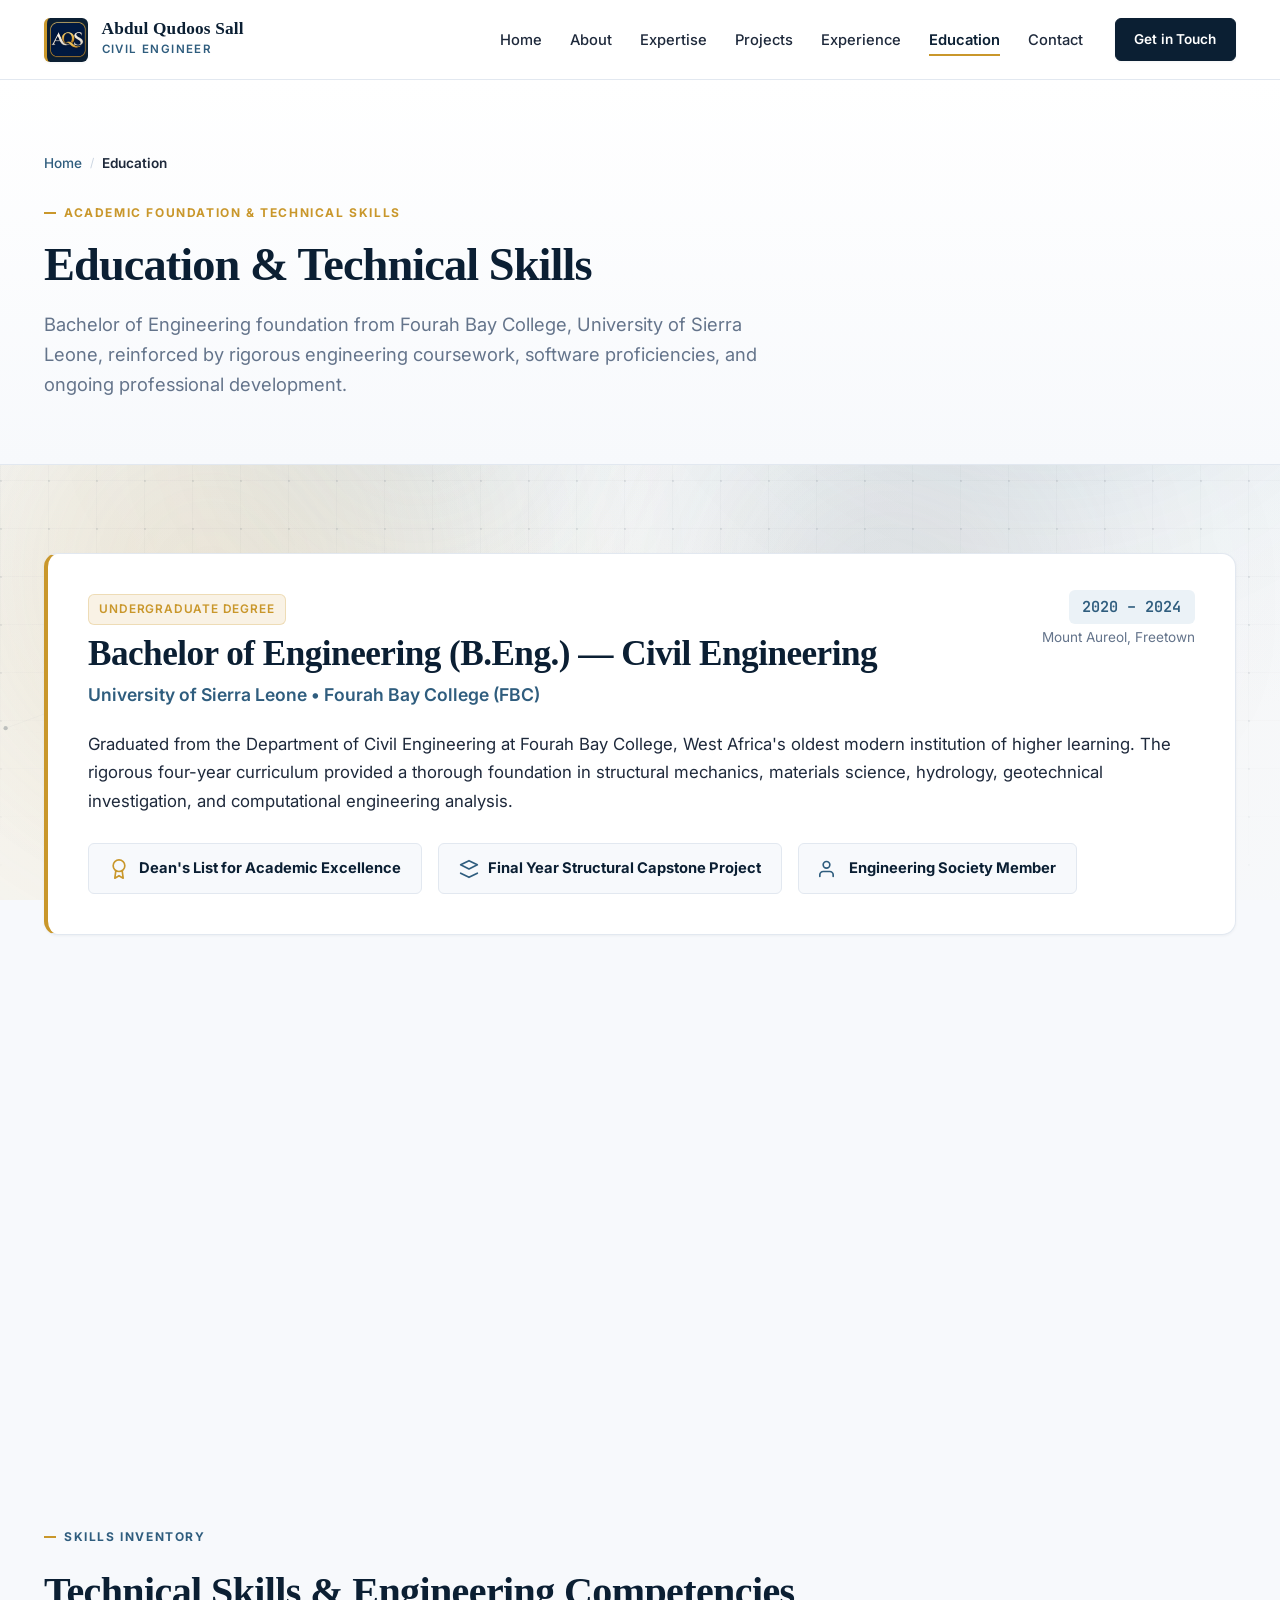
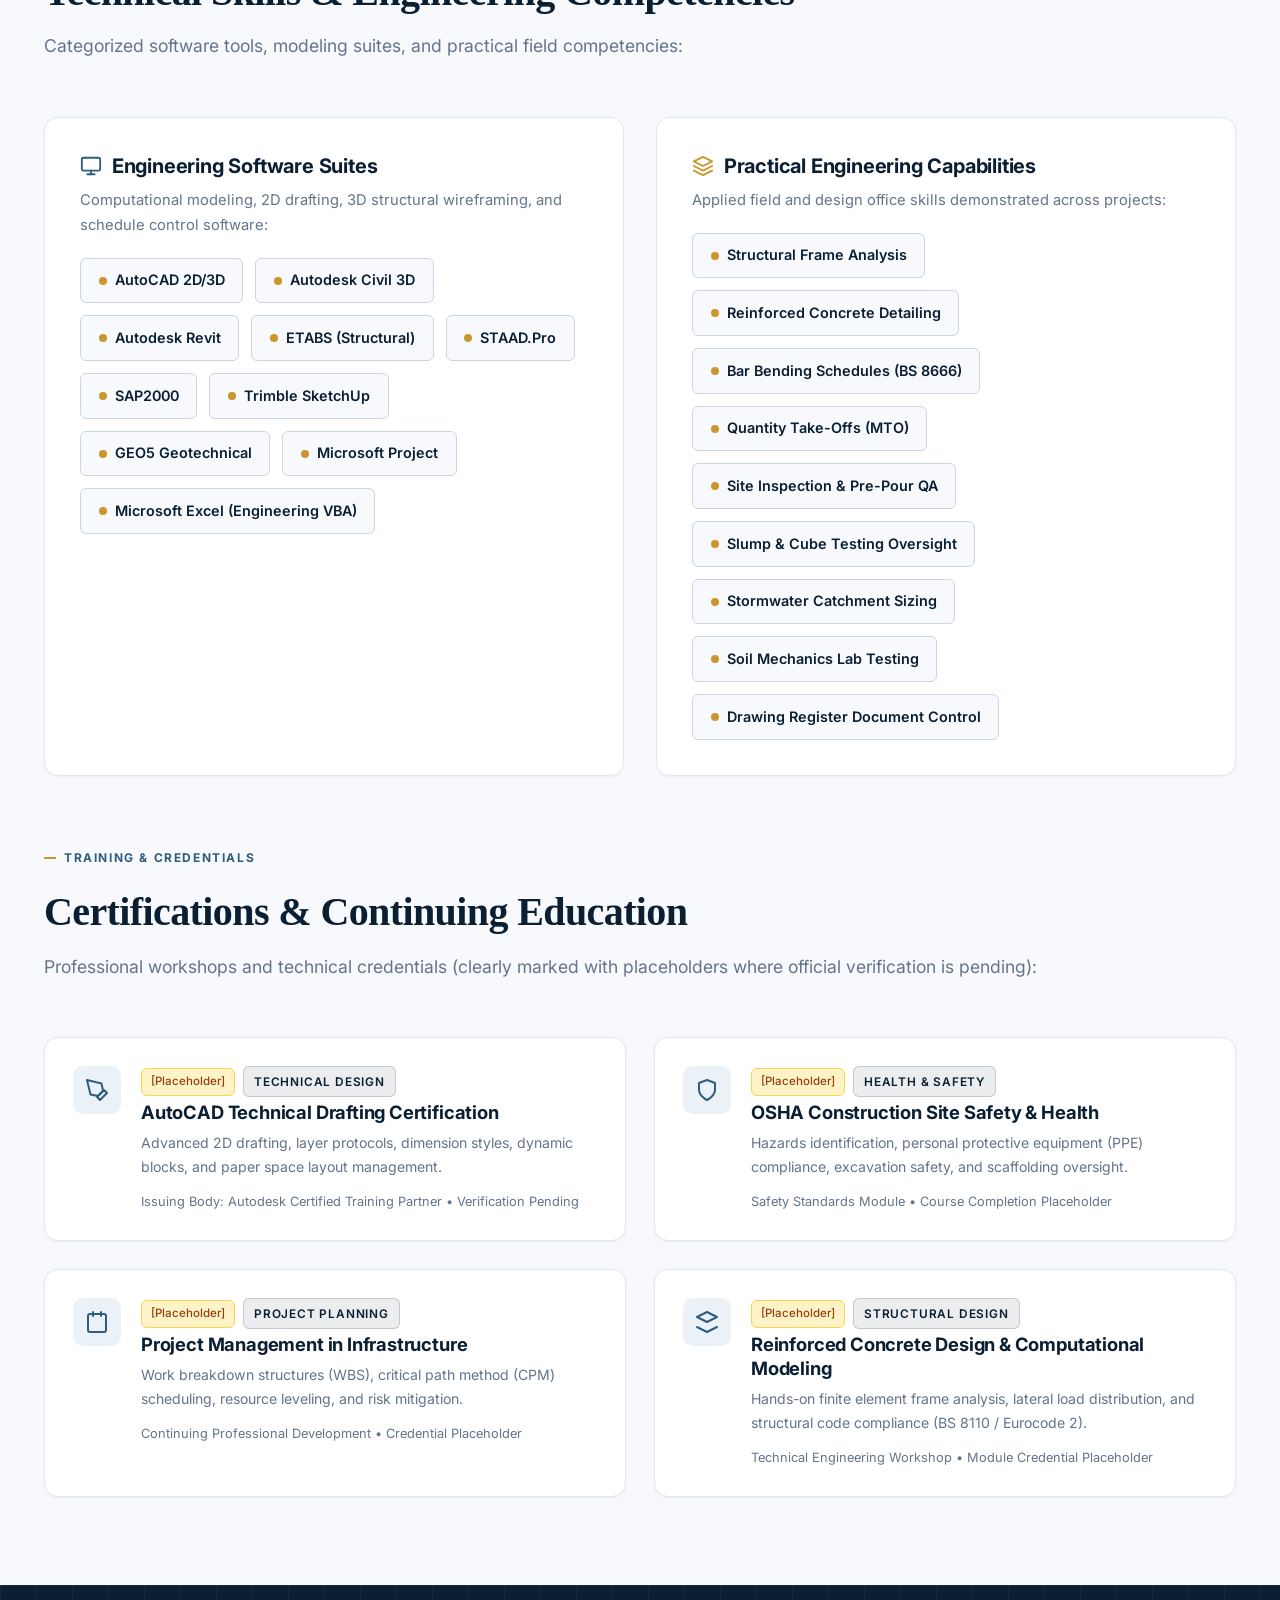
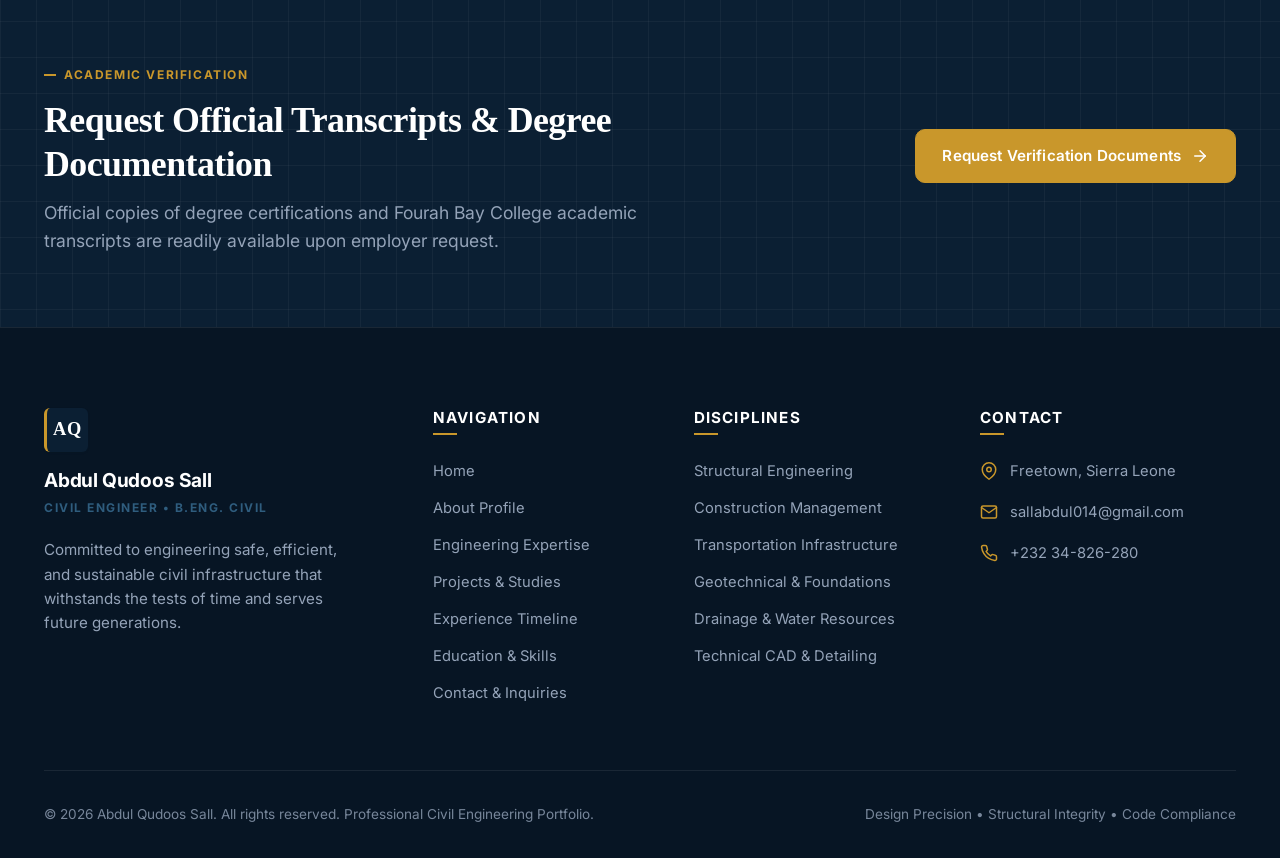
<file: education.html>
<!DOCTYPE html>
<html lang="en">
<head>
  <meta charset="UTF-8">
  <meta name="viewport" content="width=device-width, initial-scale=1.0">
  <meta http-equiv="X-UA-Compatible" content="ie=edge">
  
  <title>Education & Technical Skills — Abdul Qudoos Sall | Fourah Bay College Civil Engineering</title>
  <meta name="description" content="Academic foundation and technical engineering credentials of Abdul Qudoos Sall: B.Eng. in Civil Engineering from Fourah Bay College (USL), coursework, engineering software, and certifications.">
  <meta name="keywords" content="Civil Engineering Education, Fourah Bay College, University of Sierra Leone, Structural Coursework, AutoCAD, ETABS, Civil Engineer Skills">
  <meta name="author" content="Abdul Qudoos Sall">
  
  <!-- Open Graph -->
  <meta property="og:title" content="Education & Technical Skills — Abdul Qudoos Sall">
  <meta property="og:description" content="Academic background, civil engineering coursework, software proficiencies, and credentials of Abdul Qudoos Sall.">
  <meta property="og:type" content="website">

  <!-- Google Fonts -->
  <link rel="preconnect" href="https://fonts.googleapis.com">
  <link rel="preconnect" href="https://fonts.gstatic.com" crossorigin>
  <link href="https://fonts.googleapis.com/css2?family=Inter:wght@300;400;500;600;700;800&family=JetBrains+Mono:wght@400;500;600&display=swap" rel="stylesheet">

  <!-- Favicons & App Icons (Official AQS Emblem) -->
  <link rel="icon" type="image/png" sizes="32x32" href="images/favicon-32x32.png">
  <link rel="icon" type="image/png" sizes="16x16" href="images/favicon-16x16.png">
  <link rel="icon" type="image/png" href="images/favicon.png">
  <link rel="shortcut icon" href="favicon.ico">
  <link rel="apple-touch-icon" sizes="180x180" href="images/apple-touch-icon.png">

  <!-- Master Stylesheet -->
  <link rel="stylesheet" href="css/style.css">
</head>
<body>
  <!-- AQS Branded Page Transition Layer (Deliberate & Architectural) -->
  <div id="aqs-page-transition" class="aqs-page-transition is-active" aria-hidden="true">
    <div class="aqs-transition-curtain"></div>
    <div class="aqs-transition-grid"></div>
    <div class="aqs-transition-content">
      <div class="aqs-transition-glow"></div>
      <div class="aqs-transition-emblem">
        <div class="aqs-logo-badge-wrap">
          <img src="images/favicon.png" alt="AQS Logo — Abdul Qudoos Sall" class="aqs-transition-logo-img" width="112" height="112">
        </div>
        <div class="aqs-transition-line"></div>
        <span class="aqs-logo-tagline">Civil Engineering</span>
      </div>
    </div>
  </div>

  <!-- Ambient Animated Engineering Background Layer (Sophisticated & Lively) -->
  <div class="engineering-bg-layer" aria-hidden="true">
    <div class="engineering-bg-mesh"></div>
    <div class="engineering-bg-grid"></div>
    <canvas id="engineering-bg-canvas"></canvas>
    <div class="ambient-orb ambient-orb-1"></div>
    <div class="ambient-orb ambient-orb-2"></div>
    <div class="ambient-orb ambient-orb-3"></div>
    <div class="ambient-orb ambient-orb-4"></div>
  </div>

  <!-- Skip Link -->
  <a href="#main-content" class="skip-link">Skip to main content</a>

  <!-- Global Header -->
  <header class="site-header" id="header">
    <div class="container header-inner">
      <a href="index.html" class="brand-link" aria-label="Abdul Qudoos Sall — Homepage">
        <div class="brand-monogram">
          <img src="images/favicon.png" alt="AQS Logo" class="brand-monogram-img" width="40" height="40">
        </div>
        <div class="brand-text">
          <span class="brand-name">Abdul Qudoos Sall</span>
          <span class="brand-title">Civil Engineer</span>
        </div>
      </a>

      <nav class="main-nav" id="main-nav" aria-label="Main Navigation">
        <ul class="nav-list">
          <li><a href="index.html" class="nav-link">Home</a></li>
          <li><a href="about.html" class="nav-link">About</a></li>
          <li><a href="expertise.html" class="nav-link">Expertise</a></li>
          <li><a href="projects.html" class="nav-link">Projects</a></li>
          <li><a href="experience.html" class="nav-link">Experience</a></li>
          <li><a href="education.html" class="nav-link active" aria-current="page">Education</a></li>
          <li><a href="contact.html" class="nav-link">Contact</a></li>
        </ul>

        <div class="nav-actions">
          <a href="contact.html" class="btn btn-primary btn-sm">Get in Touch</a>
        </div>
      </nav>

      <button class="mobile-toggle" id="mobile-toggle" aria-label="Open navigation menu" aria-expanded="false" aria-controls="main-nav">
        <svg viewBox="0 0 24 24" fill="none" stroke="currentColor" stroke-width="2" stroke-linecap="round" stroke-linejoin="round" aria-hidden="true">
          <line x1="3" y1="12" x2="21" y2="12"></line>
          <line x1="3" y1="6" x2="21" y2="6"></line>
          <line x1="3" y1="18" x2="21" y2="18"></line>
        </svg>
      </button>
    </div>
  </header>

  <!-- Main Content -->
  <main id="main-content">
    <!-- Subpage Hero Banner -->
    <section class="page-hero engineering-grid-bg" aria-labelledby="edu-hero-title">
      <div class="container">
        <nav class="breadcrumb-nav" aria-label="Breadcrumb">
          <a href="index.html">Home</a>
          <span class="breadcrumb-separator">/</span>
          <span class="breadcrumb-current">Education</span>
        </nav>
        <span class="label-technical gold-text">ACADEMIC FOUNDATION & TECHNICAL SKILLS</span>
        <h1 class="page-hero-title" id="edu-hero-title">Education & Technical Skills</h1>
        <p class="page-hero-subtitle">
          Bachelor of Engineering foundation from Fourah Bay College, University of Sierra Leone, reinforced by rigorous engineering coursework, software proficiencies, and ongoing professional development.
        </p>
      </div>
    </section>

    <!-- Degree Hero Card -->
    <section class="section-padding" aria-labelledby="degree-heading">
      <div class="container">
        <div class="education-hero-card reveal-fade">
          <div style="display: flex; justify-content: space-between; align-items: flex-start; flex-wrap: wrap; gap: 1rem; margin-bottom: 1.25rem;">
            <div>
              <span class="badge badge-gold" style="margin-bottom: 0.5rem;">Undergraduate Degree</span>
              <h2 id="degree-heading" style="font-size: clamp(1.6rem, 2.8vw, 2.2rem); margin-bottom: 0.25rem;">
                Bachelor of Engineering (B.Eng.) — Civil Engineering
              </h2>
              <div style="font-size: 1.1rem; color: var(--color-secondary-steel); font-weight: 600;">
                University of Sierra Leone • Fourah Bay College (FBC)
              </div>
            </div>
            <div style="text-align: right;">
              <span class="timeline-period" style="font-size: 0.95rem; padding: 0.4rem 0.85rem;">2020 – 2024</span>
              <div style="font-size: 0.85rem; color: var(--color-text-muted); margin-top: 0.35rem;">Mount Aureol, Freetown</div>
            </div>
          </div>

          <p style="font-size: 1.05rem; color: var(--color-text-dark); line-height: 1.7; margin-bottom: 1.75rem;">
            Graduated from the Department of Civil Engineering at Fourah Bay College, West Africa's oldest modern institution of higher learning. The rigorous four-year curriculum provided a thorough foundation in structural mechanics, materials science, hydrology, geotechnical investigation, and computational engineering analysis.
          </p>

          <div style="display: flex; gap: 1rem; flex-wrap: wrap;">
            <div style="background-color: var(--color-bg-offwhite); border: 1px solid var(--border-light); padding: 0.75rem 1.25rem; border-radius: var(--radius-sm); display: flex; align-items: center; gap: 0.6rem;">
              <svg viewBox="0 0 24 24" width="20" height="20" fill="none" stroke="currentColor" stroke-width="2" stroke-linecap="round" stroke-linejoin="round" aria-hidden="true" style="color: var(--color-accent-gold);">
                <circle cx="12" cy="8" r="7"></circle>
                <polyline points="8.21 13.89 7 23 12 20 17 23 15.79 13.88"></polyline>
              </svg>
              <strong style="font-size: 0.92rem; color: var(--color-primary-navy);">Dean's List for Academic Excellence</strong>
            </div>

            <div style="background-color: var(--color-bg-offwhite); border: 1px solid var(--border-light); padding: 0.75rem 1.25rem; border-radius: var(--radius-sm); display: flex; align-items: center; gap: 0.6rem;">
              <svg viewBox="0 0 24 24" width="20" height="20" fill="none" stroke="currentColor" stroke-width="2" stroke-linecap="round" stroke-linejoin="round" aria-hidden="true" style="color: var(--color-secondary-steel);">
                <polygon points="12 2 2 7 12 12 22 7 12 2"></polygon>
                <polyline points="2 17 12 22 22 17"></polyline>
              </svg>
              <strong style="font-size: 0.92rem; color: var(--color-primary-navy);">Final Year Structural Capstone Project</strong>
            </div>

            <div style="background-color: var(--color-bg-offwhite); border: 1px solid var(--border-light); padding: 0.75rem 1.25rem; border-radius: var(--radius-sm); display: flex; align-items: center; gap: 0.6rem;">
              <svg viewBox="0 0 24 24" width="20" height="20" fill="none" stroke="currentColor" stroke-width="2" stroke-linecap="round" stroke-linejoin="round" aria-hidden="true" style="color: var(--color-secondary-steel);">
                <path d="M17 21v-2a4 4 0 0 0-4-4H5a4 4 0 0 0-4 4v2"></path>
                <circle cx="9" cy="7" r="4"></circle>
              </svg>
              <strong style="font-size: 0.92rem; color: var(--color-primary-navy);">Engineering Society Member</strong>
            </div>
          </div>
        </div>

        <!-- Academic Coursework Section -->
        <div class="reveal-fade" style="margin-bottom: 4rem;">
          <div class="section-header">
            <span class="label-technical">Curriculum Depth</span>
            <h2>Core Academic Coursework</h2>
            <p>Comprehensive subject areas completed as part of the Civil Engineering degree curriculum:</p>
          </div>

          <div class="coursework-grid">
            <div class="course-item">
              <svg class="course-item-icon" width="22" height="22" viewBox="0 0 24 24" fill="none" stroke="currentColor" stroke-width="2" stroke-linecap="round" stroke-linejoin="round" aria-hidden="true">
                <polygon points="12 2 2 7 12 12 22 7 12 2"></polygon>
                <polyline points="2 17 12 22 22 17"></polyline>
                <polyline points="2 12 12 17 22 12"></polyline>
              </svg>
              <span>Structural Engineering & RC Design</span>
            </div>

            <div class="course-item">
              <svg class="course-item-icon" width="22" height="22" viewBox="0 0 24 24" fill="none" stroke="currentColor" stroke-width="2" stroke-linecap="round" stroke-linejoin="round" aria-hidden="true">
                <circle cx="12" cy="12" r="10"></circle>
                <line x1="12" y1="8" x2="12" y2="12"></line>
                <line x1="12" y1="16" x2="12.01" y2="16"></line>
              </svg>
              <span>Engineering Mathematics & Numerical Methods</span>
            </div>

            <div class="course-item">
              <svg class="course-item-icon" width="22" height="22" viewBox="0 0 24 24" fill="none" stroke="currentColor" stroke-width="2" stroke-linecap="round" stroke-linejoin="round" aria-hidden="true">
                <path d="M12 2.69l5.66 5.66a8 8 0 1 1-11.31 0z"></path>
              </svg>
              <span>Fluid Mechanics & Hydraulics</span>
            </div>

            <div class="course-item">
              <svg class="course-item-icon" width="22" height="22" viewBox="0 0 24 24" fill="none" stroke="currentColor" stroke-width="2" stroke-linecap="round" stroke-linejoin="round" aria-hidden="true">
                <path d="m8 3 4 8 5-5 5 15H2L8 3z"></path>
              </svg>
              <span>Soil Mechanics & Foundation Engineering</span>
            </div>

            <div class="course-item">
              <svg class="course-item-icon" width="22" height="22" viewBox="0 0 24 24" fill="none" stroke="currentColor" stroke-width="2" stroke-linecap="round" stroke-linejoin="round" aria-hidden="true">
                <circle cx="6" cy="19" r="3"></circle>
                <path d="M9 19h8.5a4.5 4.5 0 0 0 0-9H15"></path>
                <circle cx="18" cy="5" r="3"></circle>
              </svg>
              <span>Transportation & Highway Engineering</span>
            </div>

            <div class="course-item">
              <svg class="course-item-icon" width="22" height="22" viewBox="0 0 24 24" fill="none" stroke="currentColor" stroke-width="2" stroke-linecap="round" stroke-linejoin="round" aria-hidden="true">
                <polygon points="1 6 1 22 8 18 16 22 23 18 23 2 16 6 8 2 1 6"></polygon>
                <line x1="8" y1="2" x2="8" y2="18"></line>
                <line x1="16" y1="6" x2="16" y2="22"></line>
              </svg>
              <span>Surveying & Geomatics Fieldwork</span>
            </div>

            <div class="course-item">
              <svg class="course-item-icon" width="22" height="22" viewBox="0 0 24 24" fill="none" stroke="currentColor" stroke-width="2" stroke-linecap="round" stroke-linejoin="round" aria-hidden="true">
                <rect x="2" y="7" width="20" height="14" rx="2" ry="2"></rect>
                <path d="M16 21V5a2 2 0 0 0-2-2h-4a2 2 0 0 0-2 2v16"></path>
              </svg>
              <span>Construction Materials & Concrete Technology</span>
            </div>

            <div class="course-item">
              <svg class="course-item-icon" width="22" height="22" viewBox="0 0 24 24" fill="none" stroke="currentColor" stroke-width="2" stroke-linecap="round" stroke-linejoin="round" aria-hidden="true">
                <path d="M12 19l7-7 3 3-7 7-3-3z"></path>
                <path d="M18 13l-1.5-7.5L2 2l3.5 14.5L13 18l5-5z"></path>
              </svg>
              <span>Engineering Graphics & CAD Drafting</span>
            </div>

            <div class="course-item">
              <svg class="course-item-icon" width="22" height="22" viewBox="0 0 24 24" fill="none" stroke="currentColor" stroke-width="2" stroke-linecap="round" stroke-linejoin="round" aria-hidden="true">
                <rect x="3" y="4" width="18" height="18" rx="2" ry="2"></rect>
                <line x1="16" y1="2" x2="16" y2="6"></line>
                <line x1="8" y1="2" x2="8" y2="6"></line>
              </svg>
              <span>Construction Management & Estimating</span>
            </div>
          </div>
        </div>

        <!-- Technical Skills Block (Categorized Clouds, No Arbitrary Percentage Bars) -->
        <div class="reveal-fade" style="margin-bottom: 4rem;">
          <div class="section-header">
            <span class="label-technical">Skills Inventory</span>
            <h2>Technical Skills & Engineering Competencies</h2>
            <p>Categorized software tools, modeling suites, and practical field competencies:</p>
          </div>

          <div class="skills-block-grid">
            <!-- Category 1: Software -->
            <div class="skills-category-card">
              <h3 style="font-size: 1.25rem; display: flex; align-items: center; gap: 0.6rem; margin-bottom: 0.5rem;">
                <svg viewBox="0 0 24 24" width="22" height="22" fill="none" stroke="currentColor" stroke-width="2" stroke-linecap="round" stroke-linejoin="round" aria-hidden="true" style="color: var(--color-secondary-steel);">
                  <rect x="2" y="3" width="20" height="14" rx="2" ry="2"></rect>
                  <line x1="8" y1="21" x2="16" y2="21"></line>
                  <line x1="12" y1="17" x2="12" y2="21"></line>
                </svg>
                Engineering Software Suites
              </h3>
              <p style="font-size: 0.92rem; color: var(--color-text-muted);">
                Computational modeling, 2D drafting, 3D structural wireframing, and schedule control software:
              </p>

              <div class="skills-tag-cloud">
                <span class="skill-tag"><span class="skill-tag-icon"></span>AutoCAD 2D/3D</span>
                <span class="skill-tag"><span class="skill-tag-icon"></span>Autodesk Civil 3D</span>
                <span class="skill-tag"><span class="skill-tag-icon"></span>Autodesk Revit</span>
                <span class="skill-tag"><span class="skill-tag-icon"></span>ETABS (Structural)</span>
                <span class="skill-tag"><span class="skill-tag-icon"></span>STAAD.Pro</span>
                <span class="skill-tag"><span class="skill-tag-icon"></span>SAP2000</span>
                <span class="skill-tag"><span class="skill-tag-icon"></span>Trimble SketchUp</span>
                <span class="skill-tag"><span class="skill-tag-icon"></span>GEO5 Geotechnical</span>
                <span class="skill-tag"><span class="skill-tag-icon"></span>Microsoft Project</span>
                <span class="skill-tag"><span class="skill-tag-icon"></span>Microsoft Excel (Engineering VBA)</span>
              </div>
            </div>

            <!-- Category 2: Core Competencies -->
            <div class="skills-category-card">
              <h3 style="font-size: 1.25rem; display: flex; align-items: center; gap: 0.6rem; margin-bottom: 0.5rem;">
                <svg viewBox="0 0 24 24" width="22" height="22" fill="none" stroke="currentColor" stroke-width="2" stroke-linecap="round" stroke-linejoin="round" aria-hidden="true" style="color: var(--color-accent-gold);">
                  <polygon points="12 2 2 7 12 12 22 7 12 2"></polygon>
                  <polyline points="2 17 12 22 22 17"></polyline>
                  <polyline points="2 12 12 17 22 12"></polyline>
                </svg>
                Practical Engineering Capabilities
              </h3>
              <p style="font-size: 0.92rem; color: var(--color-text-muted);">
                Applied field and design office skills demonstrated across projects:
              </p>

              <div class="skills-tag-cloud">
                <span class="skill-tag"><span class="skill-tag-icon"></span>Structural Frame Analysis</span>
                <span class="skill-tag"><span class="skill-tag-icon"></span>Reinforced Concrete Detailing</span>
                <span class="skill-tag"><span class="skill-tag-icon"></span>Bar Bending Schedules (BS 8666)</span>
                <span class="skill-tag"><span class="skill-tag-icon"></span>Quantity Take-Offs (MTO)</span>
                <span class="skill-tag"><span class="skill-tag-icon"></span>Site Inspection & Pre-Pour QA</span>
                <span class="skill-tag"><span class="skill-tag-icon"></span>Slump & Cube Testing Oversight</span>
                <span class="skill-tag"><span class="skill-tag-icon"></span>Stormwater Catchment Sizing</span>
                <span class="skill-tag"><span class="skill-tag-icon"></span>Soil Mechanics Lab Testing</span>
                <span class="skill-tag"><span class="skill-tag-icon"></span>Drawing Register Document Control</span>
              </div>
            </div>
          </div>
        </div>

        <!-- Certifications & Professional Training Grid (Placeholders Marked) -->
        <div class="reveal-fade">
          <div class="section-header">
            <span class="label-technical">Training & Credentials</span>
            <h2>Certifications & Continuing Education</h2>
            <p>Professional workshops and technical credentials (clearly marked with placeholders where official verification is pending):</p>
          </div>

          <div class="certifications-grid">
            <!-- Cert 1 -->
            <div class="cert-card">
              <div class="cert-icon">
                <svg viewBox="0 0 24 24" width="24" height="24" fill="none" stroke="currentColor" stroke-width="2" stroke-linecap="round" stroke-linejoin="round" aria-hidden="true">
                  <path d="M12 19l7-7 3 3-7 7-3-3z"></path>
                  <path d="M18 13l-1.5-7.5L2 2l3.5 14.5L13 18l5-5z"></path>
                </svg>
              </div>
              <div class="cert-details">
                <div style="display: flex; align-items: center; gap: 0.5rem; margin-bottom: 0.25rem;">
                  <span class="placeholder-tag">[Placeholder]</span>
                  <span class="badge badge-navy">Technical Design</span>
                </div>
                <h4>AutoCAD Technical Drafting Certification</h4>
                <p>Advanced 2D drafting, layer protocols, dimension styles, dynamic blocks, and paper space layout management.</p>
                <div style="font-size: 0.8rem; color: var(--color-text-muted);">Issuing Body: Autodesk Certified Training Partner • Verification Pending</div>
              </div>
            </div>

            <!-- Cert 2 -->
            <div class="cert-card">
              <div class="cert-icon">
                <svg viewBox="0 0 24 24" width="24" height="24" fill="none" stroke="currentColor" stroke-width="2" stroke-linecap="round" stroke-linejoin="round" aria-hidden="true">
                  <path d="M12 22s8-4 8-10V5l-8-3-8 3v7c0 6 8 10 8 10z"></path>
                </svg>
              </div>
              <div class="cert-details">
                <div style="display: flex; align-items: center; gap: 0.5rem; margin-bottom: 0.25rem;">
                  <span class="placeholder-tag">[Placeholder]</span>
                  <span class="badge badge-navy">Health & Safety</span>
                </div>
                <h4>OSHA Construction Site Safety & Health</h4>
                <p>Hazards identification, personal protective equipment (PPE) compliance, excavation safety, and scaffolding oversight.</p>
                <div style="font-size: 0.8rem; color: var(--color-text-muted);">Safety Standards Module • Course Completion Placeholder</div>
              </div>
            </div>

            <!-- Cert 3 -->
            <div class="cert-card">
              <div class="cert-icon">
                <svg viewBox="0 0 24 24" width="24" height="24" fill="none" stroke="currentColor" stroke-width="2" stroke-linecap="round" stroke-linejoin="round" aria-hidden="true">
                  <rect x="3" y="4" width="18" height="18" rx="2" ry="2"></rect>
                  <line x1="16" y1="2" x2="16" y2="6"></line>
                  <line x1="8" y1="2" x2="8" y2="6"></line>
                </svg>
              </div>
              <div class="cert-details">
                <div style="display: flex; align-items: center; gap: 0.5rem; margin-bottom: 0.25rem;">
                  <span class="placeholder-tag">[Placeholder]</span>
                  <span class="badge badge-navy">Project Planning</span>
                </div>
                <h4>Project Management in Infrastructure</h4>
                <p>Work breakdown structures (WBS), critical path method (CPM) scheduling, resource leveling, and risk mitigation.</p>
                <div style="font-size: 0.8rem; color: var(--color-text-muted);">Continuing Professional Development • Credential Placeholder</div>
              </div>
            </div>

            <!-- Cert 4 -->
            <div class="cert-card">
              <div class="cert-icon">
                <svg viewBox="0 0 24 24" width="24" height="24" fill="none" stroke="currentColor" stroke-width="2" stroke-linecap="round" stroke-linejoin="round" aria-hidden="true">
                  <polygon points="12 2 2 7 12 12 22 7 12 2"></polygon>
                  <polyline points="2 17 12 22 22 17"></polyline>
                </svg>
              </div>
              <div class="cert-details">
                <div style="display: flex; align-items: center; gap: 0.5rem; margin-bottom: 0.25rem;">
                  <span class="placeholder-tag">[Placeholder]</span>
                  <span class="badge badge-navy">Structural Design</span>
                </div>
                <h4>Reinforced Concrete Design & Computational Modeling</h4>
                <p>Hands-on finite element frame analysis, lateral load distribution, and structural code compliance (BS 8110 / Eurocode 2).</p>
                <div style="font-size: 0.8rem; color: var(--color-text-muted);">Technical Engineering Workshop • Module Credential Placeholder</div>
              </div>
            </div>
          </div>
        </div>
      </div>
    </section>

    <!-- CTA Banner -->
    <section class="cta-banner engineering-grid-navy" aria-labelledby="edu-cta-heading">
      <div class="container">
        <div class="cta-banner-inner reveal-fade" style="display: flex; justify-content: space-between; align-items: center; flex-wrap: wrap; gap: 2rem;">
          <div style="max-width: 650px;">
            <span class="label-technical gold-text">Academic Verification</span>
            <h2 id="edu-cta-heading" style="color: var(--color-text-white); margin-bottom: 0.75rem;">Request Official Transcripts & Degree Documentation</h2>
            <p>Official copies of degree certifications and Fourah Bay College academic transcripts are readily available upon employer request.</p>
          </div>
          <div>
            <a href="contact.html" class="btn btn-accent">
              Request Verification Documents
              <svg viewBox="0 0 24 24" fill="none" stroke="currentColor" stroke-width="2" stroke-linecap="round" stroke-linejoin="round" aria-hidden="true">
                <line x1="5" y1="12" x2="19" y2="12"></line>
                <polyline points="12 5 19 12 12 19"></polyline>
              </svg>
            </a>
          </div>
        </div>
      </div>
    </section>
  </main>

  <!-- Global Footer -->
  <footer class="site-footer">
    <div class="container">
      <div class="footer-top">
        <div class="footer-brand">
          <div class="brand-monogram">AQ</div>
          <h3>Abdul Qudoos Sall</h3>
          <div class="footer-role">Civil Engineer • B.Eng. Civil</div>
          <p class="footer-statement">
            Committed to engineering safe, efficient, and sustainable civil infrastructure that withstands the tests of time and serves future generations.
          </p>
        </div>

        <div class="footer-col">
          <h4 class="footer-col-title">Navigation</h4>
          <div class="footer-links">
            <a href="index.html" class="footer-link">Home</a>
            <a href="about.html" class="footer-link">About Profile</a>
            <a href="expertise.html" class="footer-link">Engineering Expertise</a>
            <a href="projects.html" class="footer-link">Projects & Studies</a>
            <a href="experience.html" class="footer-link">Experience Timeline</a>
            <a href="education.html" class="footer-link">Education & Skills</a>
            <a href="contact.html" class="footer-link">Contact & Inquiries</a>
          </div>
        </div>

        <div class="footer-col">
          <h4 class="footer-col-title">Disciplines</h4>
          <div class="footer-links">
            <a href="expertise.html#structural" class="footer-link">Structural Engineering</a>
            <a href="expertise.html#construction" class="footer-link">Construction Management</a>
            <a href="expertise.html#transportation" class="footer-link">Transportation Infrastructure</a>
            <a href="expertise.html#geotechnical" class="footer-link">Geotechnical & Foundations</a>
            <a href="expertise.html#water" class="footer-link">Drainage & Water Resources</a>
            <a href="expertise.html#cad" class="footer-link">Technical CAD & Detailing</a>
          </div>
        </div>

        <div class="footer-col">
          <h4 class="footer-col-title">Contact</h4>
          <div class="footer-contact-item">
            <svg viewBox="0 0 24 24" fill="none" stroke="currentColor" stroke-width="2" stroke-linecap="round" stroke-linejoin="round" aria-hidden="true">
              <path d="M21 10c0 7-9 13-9 13s-9-6-9-13a9 9 0 0 1 18 0z"></path>
              <circle cx="12" cy="10" r="3"></circle>
            </svg>
            <span>Freetown, Sierra Leone</span>
          </div>

          <div class="footer-contact-item">
            <svg viewBox="0 0 24 24" fill="none" stroke="currentColor" stroke-width="2" stroke-linecap="round" stroke-linejoin="round" aria-hidden="true">
              <path d="M4 4h16c1.1 0 2 .9 2 2v12c0 1.1-.9 2-2 2H4c-1.1 0-2-.9-2-2V6c0-1.1.9-2 2-2z"></path>
              <polyline points="22,6 12,13 2,6"></polyline>
            </svg>
            <span><a href="mailto:sallabdul014@gmail.com">sallabdul014@gmail.com</a></span>
          </div>

          <div class="footer-contact-item">
            <svg viewBox="0 0 24 24" fill="none" stroke="currentColor" stroke-width="2" stroke-linecap="round" stroke-linejoin="round" aria-hidden="true">
              <path d="M22 16.92v3a2 2 0 0 1-2.18 2 19.79 19.79 0 0 1-8.63-3.07 19.5 19.5 0 0 1-6-6 19.79 19.79 0 0 1-3.07-8.67A2 2 0 0 1 4.11 2h3a2 2 0 0 1 2 1.72 12.84 12.84 0 0 0 .7 2.81 2 2 0 0 1-.45 2.11L8.09 9.91a16 16 0 0 0 6 6l1.27-1.27a2 2 0 0 1 2.11-.45 12.84 12.84 0 0 0 2.81.7A2 2 0 0 1 22 16.92z"></path>
            </svg>
            <span><a href="tel:+23234826280">+232 34-826-280</a></span>
          </div>
        </div>
      </div>

      <div class="footer-bottom">
        <div>
          &copy; 2026 Abdul Qudoos Sall. All rights reserved. Professional Civil Engineering Portfolio.
        </div>
        <div>
          Design Precision • Structural Integrity • Code Compliance
        </div>
      </div>
    </div>
  </footer>

  <!-- Vanilla JavaScript -->
  <script src="js/script.js" defer></script>
</body>
</html>
</file>
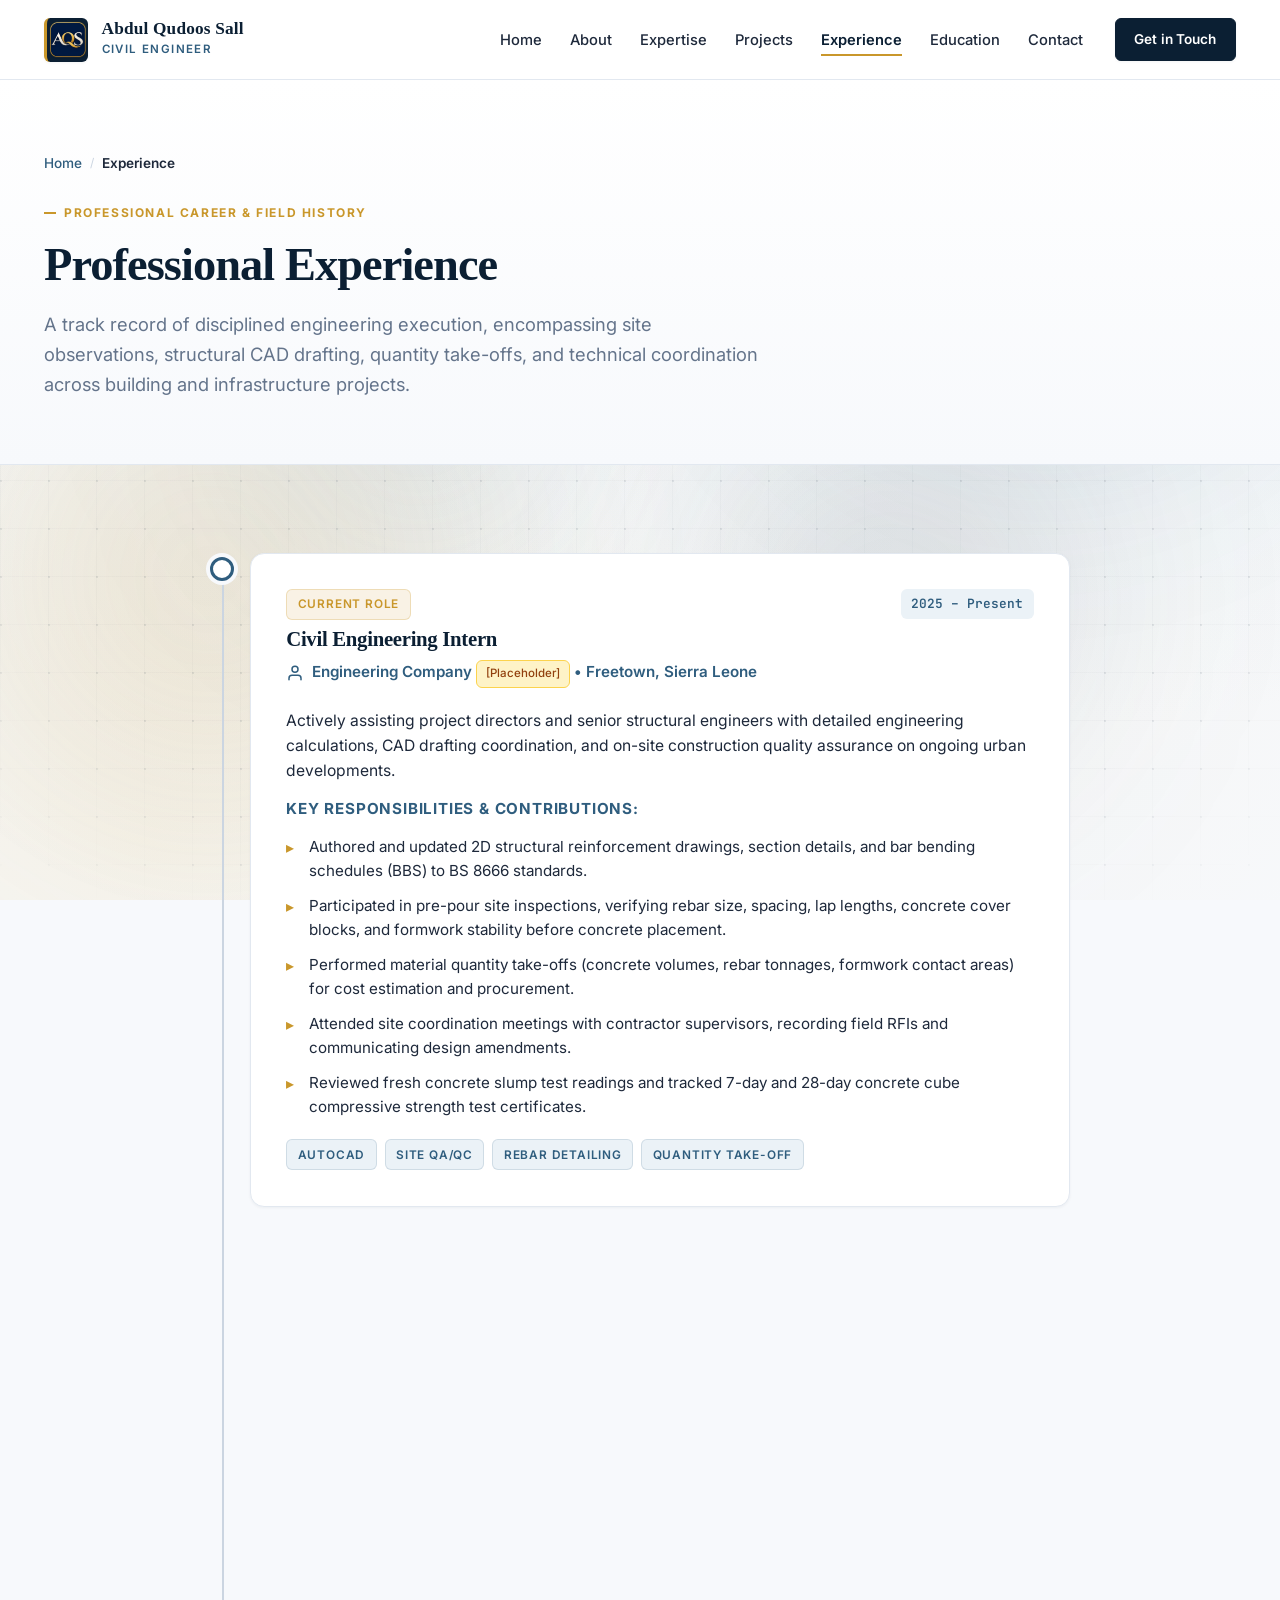
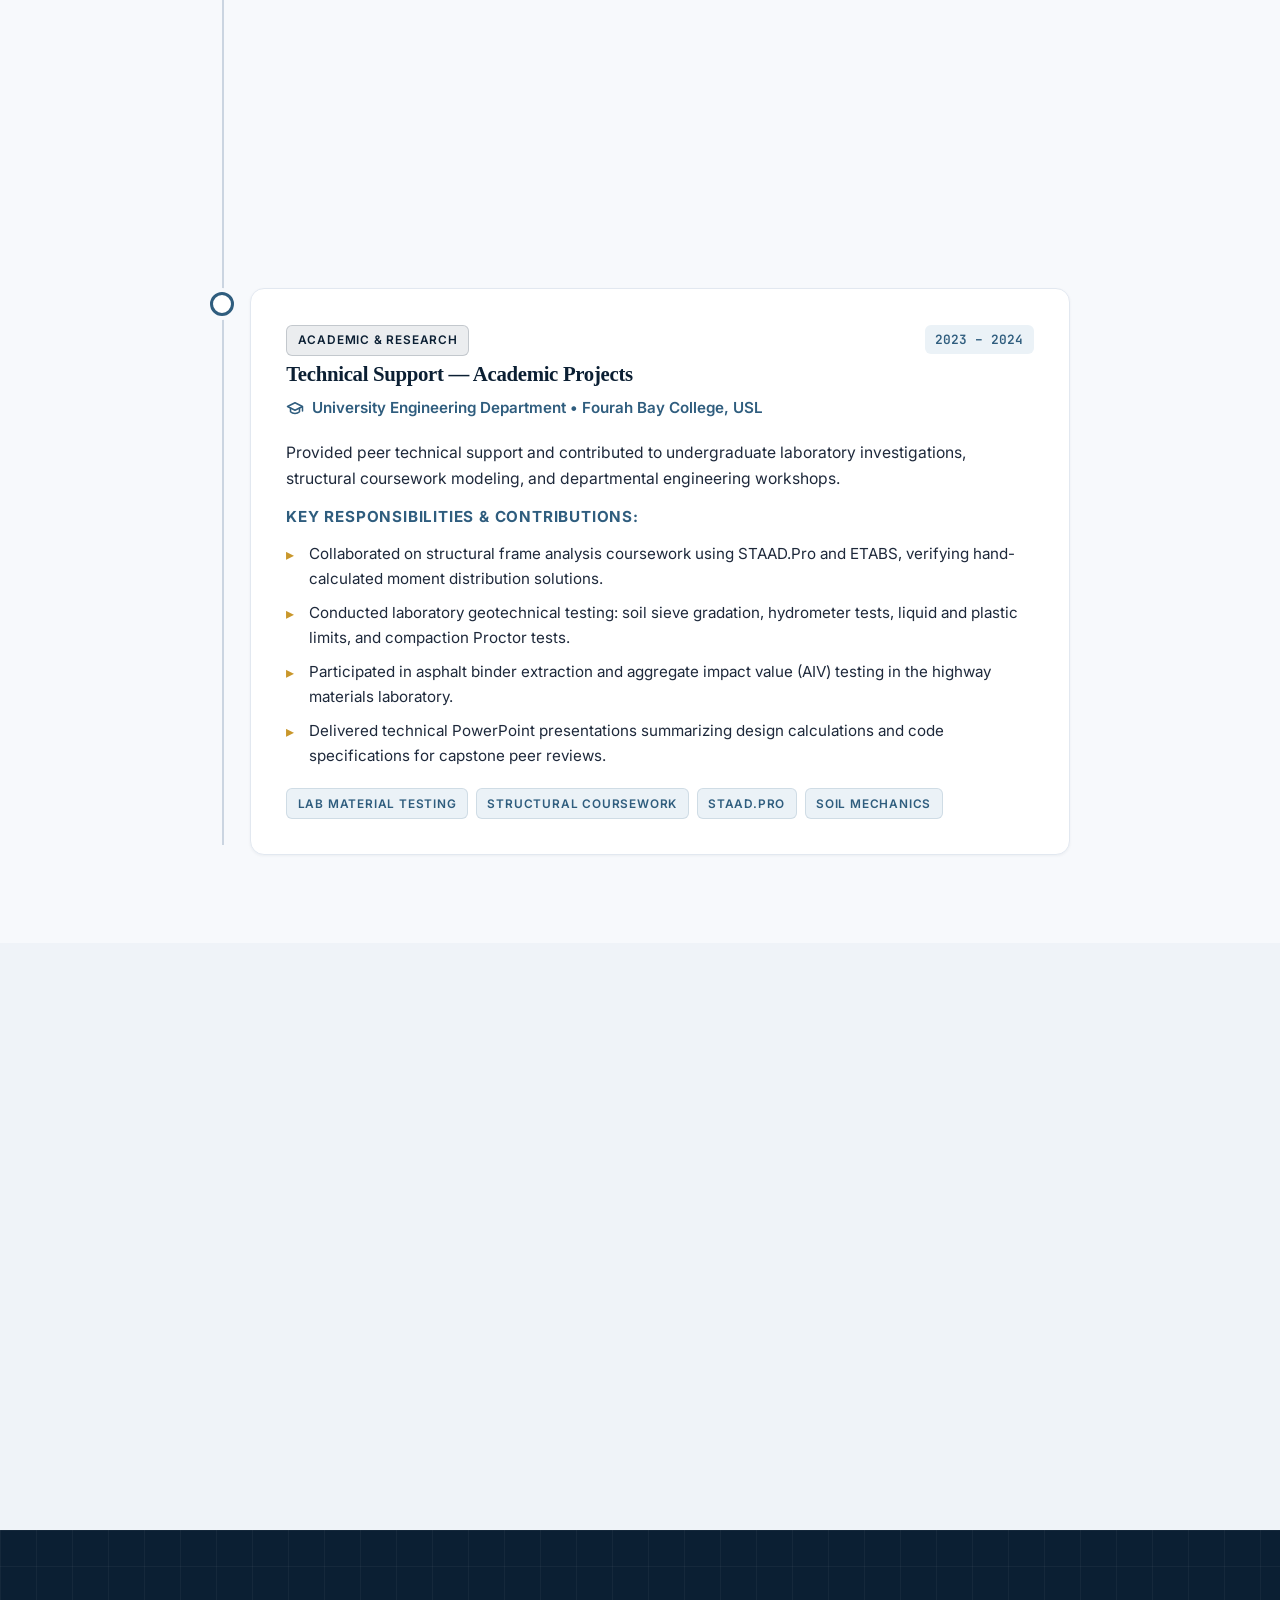
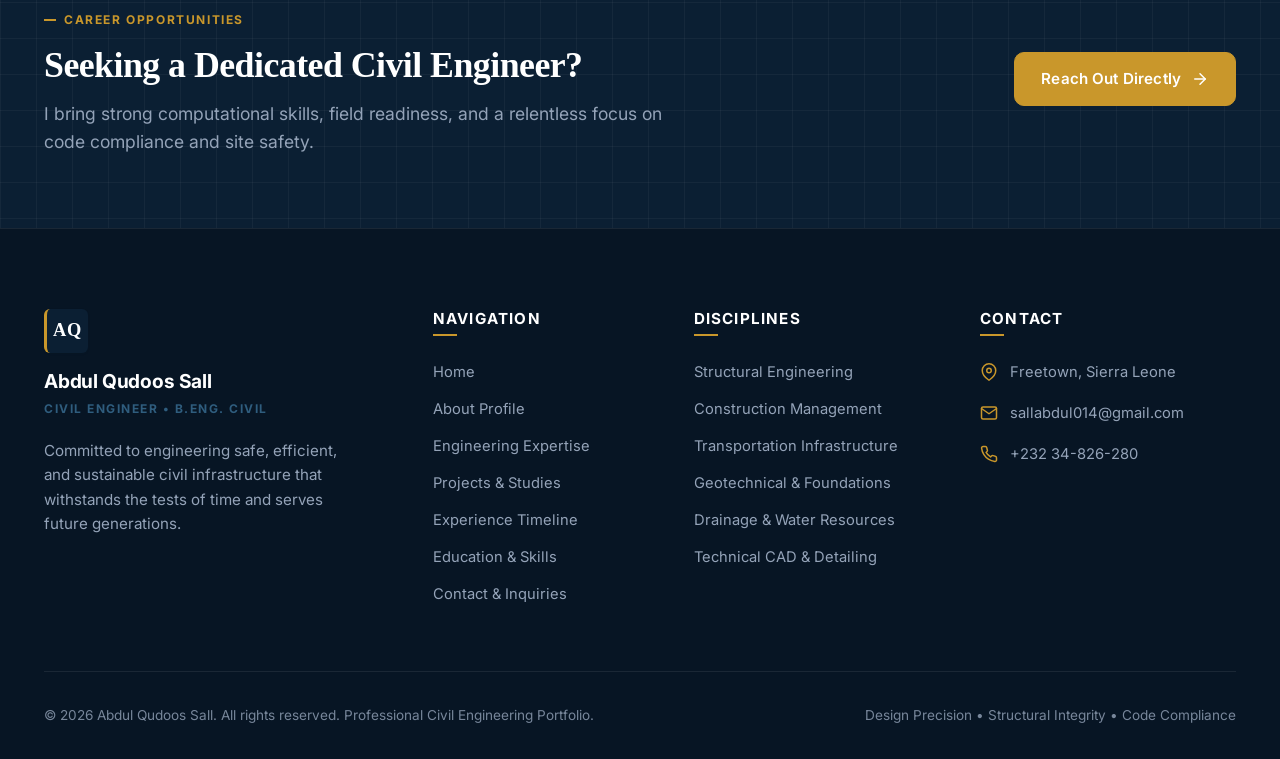
<file: experience.html>
<!DOCTYPE html>
<html lang="en">
<head>
  <meta charset="UTF-8">
  <meta name="viewport" content="width=device-width, initial-scale=1.0">
  <meta http-equiv="X-UA-Compatible" content="ie=edge">
  
  <title>Professional Experience — Abdul Qudoos Sall | Civil Engineering Career Timeline</title>
  <meta name="description" content="Career timeline and engineering experience of Abdul Qudoos Sall: civil engineering internships, construction site supervision, structural CAD drafting, and quantity estimation.">
  <meta name="keywords" content="Civil Engineer Experience, Engineering Intern, Site Supervision, Construction Firm, Fourah Bay College, Freetown Sierra Leone">
  <meta name="author" content="Abdul Qudoos Sall">
  
  <!-- Open Graph -->
  <meta property="og:title" content="Professional Experience — Abdul Qudoos Sall">
  <meta property="og:description" content="Civil engineering experience timeline, site supervision responsibilities, and structural drafting history.">
  <meta property="og:type" content="website">

  <!-- Google Fonts -->
  <link rel="preconnect" href="https://fonts.googleapis.com">
  <link rel="preconnect" href="https://fonts.gstatic.com" crossorigin>
  <link href="https://fonts.googleapis.com/css2?family=Inter:wght@300;400;500;600;700;800&family=JetBrains+Mono:wght@400;500;600&display=swap" rel="stylesheet">

  <!-- Favicons & App Icons (Official AQS Emblem) -->
  <link rel="icon" type="image/png" sizes="32x32" href="images/favicon-32x32.png">
  <link rel="icon" type="image/png" sizes="16x16" href="images/favicon-16x16.png">
  <link rel="icon" type="image/png" href="images/favicon.png">
  <link rel="shortcut icon" href="favicon.ico">
  <link rel="apple-touch-icon" sizes="180x180" href="images/apple-touch-icon.png">

  <!-- Master Stylesheet -->
  <link rel="stylesheet" href="css/style.css">
</head>
<body>
  <!-- AQS Branded Page Transition Layer (Deliberate & Architectural) -->
  <div id="aqs-page-transition" class="aqs-page-transition is-active" aria-hidden="true">
    <div class="aqs-transition-curtain"></div>
    <div class="aqs-transition-grid"></div>
    <div class="aqs-transition-content">
      <div class="aqs-transition-glow"></div>
      <div class="aqs-transition-emblem">
        <div class="aqs-logo-badge-wrap">
          <img src="images/favicon.png" alt="AQS Logo — Abdul Qudoos Sall" class="aqs-transition-logo-img" width="112" height="112">
        </div>
        <div class="aqs-transition-line"></div>
        <span class="aqs-logo-tagline">Civil Engineering</span>
      </div>
    </div>
  </div>

  <!-- Ambient Animated Engineering Background Layer (Sophisticated & Lively) -->
  <div class="engineering-bg-layer" aria-hidden="true">
    <div class="engineering-bg-mesh"></div>
    <div class="engineering-bg-grid"></div>
    <canvas id="engineering-bg-canvas"></canvas>
    <div class="ambient-orb ambient-orb-1"></div>
    <div class="ambient-orb ambient-orb-2"></div>
    <div class="ambient-orb ambient-orb-3"></div>
    <div class="ambient-orb ambient-orb-4"></div>
  </div>

  <!-- Skip Link -->
  <a href="#main-content" class="skip-link">Skip to main content</a>

  <!-- Global Header -->
  <header class="site-header" id="header">
    <div class="container header-inner">
      <a href="index.html" class="brand-link" aria-label="Abdul Qudoos Sall — Homepage">
        <div class="brand-monogram">
          <img src="images/favicon.png" alt="AQS Logo" class="brand-monogram-img" width="40" height="40">
        </div>
        <div class="brand-text">
          <span class="brand-name">Abdul Qudoos Sall</span>
          <span class="brand-title">Civil Engineer</span>
        </div>
      </a>

      <nav class="main-nav" id="main-nav" aria-label="Main Navigation">
        <ul class="nav-list">
          <li><a href="index.html" class="nav-link">Home</a></li>
          <li><a href="about.html" class="nav-link">About</a></li>
          <li><a href="expertise.html" class="nav-link">Expertise</a></li>
          <li><a href="projects.html" class="nav-link">Projects</a></li>
          <li><a href="experience.html" class="nav-link active" aria-current="page">Experience</a></li>
          <li><a href="education.html" class="nav-link">Education</a></li>
          <li><a href="contact.html" class="nav-link">Contact</a></li>
        </ul>

        <div class="nav-actions">
          <a href="contact.html" class="btn btn-primary btn-sm">Get in Touch</a>
        </div>
      </nav>

      <button class="mobile-toggle" id="mobile-toggle" aria-label="Open navigation menu" aria-expanded="false" aria-controls="main-nav">
        <svg viewBox="0 0 24 24" fill="none" stroke="currentColor" stroke-width="2" stroke-linecap="round" stroke-linejoin="round" aria-hidden="true">
          <line x1="3" y1="12" x2="21" y2="12"></line>
          <line x1="3" y1="6" x2="21" y2="6"></line>
          <line x1="3" y1="18" x2="21" y2="18"></line>
        </svg>
      </button>
    </div>
  </header>

  <!-- Main Content -->
  <main id="main-content">
    <!-- Subpage Hero Banner -->
    <section class="page-hero engineering-grid-bg" aria-labelledby="experience-hero-title">
      <div class="container">
        <nav class="breadcrumb-nav" aria-label="Breadcrumb">
          <a href="index.html">Home</a>
          <span class="breadcrumb-separator">/</span>
          <span class="breadcrumb-current">Experience</span>
        </nav>
        <span class="label-technical gold-text">PROFESSIONAL CAREER & FIELD HISTORY</span>
        <h1 class="page-hero-title" id="experience-hero-title">Professional Experience</h1>
        <p class="page-hero-subtitle">
          A track record of disciplined engineering execution, encompassing site observations, structural CAD drafting, quantity take-offs, and technical coordination across building and infrastructure projects.
        </p>
      </div>
    </section>

    <!-- Professional Timeline Section -->
    <section class="section-padding" aria-label="Career Timeline">
      <div class="container">
        <div class="timeline-wrapper">
          <!-- Timeline Item 1 -->
          <div class="timeline-item reveal-fade">
            <div class="timeline-marker" aria-hidden="true"></div>
            <article class="timeline-content-card">
              <div class="timeline-header">
                <div>
                  <span class="badge badge-gold" style="margin-bottom: 0.35rem;">Current Role</span>
                  <h2 class="timeline-title">Civil Engineering Intern</h2>
                </div>
                <span class="timeline-period">2025 – Present</span>
              </div>

              <div class="timeline-org">
                <svg viewBox="0 0 24 24" width="18" height="18" fill="none" stroke="currentColor" stroke-width="2" stroke-linecap="round" stroke-linejoin="round" aria-hidden="true">
                  <path d="M20 21v-2a4 4 0 0 0-4-4H8a4 4 0 0 0-4 4v2"></path>
                  <circle cx="12" cy="7" r="4"></circle>
                </svg>
                <span>Engineering Company <span class="placeholder-tag">[Placeholder]</span> • Freetown, Sierra Leone</span>
              </div>

              <p style="font-size: 0.98rem; color: var(--color-text-dark); margin-bottom: 1rem; line-height: 1.6;">
                Actively assisting project directors and senior structural engineers with detailed engineering calculations, CAD drafting coordination, and on-site construction quality assurance on ongoing urban developments.
              </p>

              <h4 style="font-size: 0.95rem; text-transform: uppercase; letter-spacing: 0.8px; color: var(--color-secondary-steel); margin-bottom: 0.75rem;">
                Key Responsibilities & Contributions:
              </h4>

              <ul class="timeline-responsibilities">
                <li>Authored and updated 2D structural reinforcement drawings, section details, and bar bending schedules (BBS) to BS 8666 standards.</li>
                <li>Participated in pre-pour site inspections, verifying rebar size, spacing, lap lengths, concrete cover blocks, and formwork stability before concrete placement.</li>
                <li>Performed material quantity take-offs (concrete volumes, rebar tonnages, formwork contact areas) for cost estimation and procurement.</li>
                <li>Attended site coordination meetings with contractor supervisors, recording field RFIs and communicating design amendments.</li>
                <li>Reviewed fresh concrete slump test readings and tracked 7-day and 28-day concrete cube compressive strength test certificates.</li>
              </ul>

              <div style="display: flex; gap: 0.5rem; flex-wrap: wrap; margin-top: 1.25rem;">
                <span class="badge">AutoCAD</span>
                <span class="badge">Site QA/QC</span>
                <span class="badge">Rebar Detailing</span>
                <span class="badge">Quantity Take-Off</span>
              </div>
            </article>
          </div>

          <!-- Timeline Item 2 -->
          <div class="timeline-item reveal-fade">
            <div class="timeline-marker" aria-hidden="true"></div>
            <article class="timeline-content-card">
              <div class="timeline-header">
                <div>
                  <span class="badge badge-navy" style="margin-bottom: 0.35rem;">Technical Staff</span>
                  <h2 class="timeline-title">Engineering Assistant</h2>
                </div>
                <span class="timeline-period">2024 – 2025</span>
              </div>

              <div class="timeline-org">
                <svg viewBox="0 0 24 24" width="18" height="18" fill="none" stroke="currentColor" stroke-width="2" stroke-linecap="round" stroke-linejoin="round" aria-hidden="true">
                  <rect x="2" y="7" width="20" height="14" rx="2" ry="2"></rect>
                  <path d="M16 21V5a2 2 0 0 0-2-2h-4a2 2 0 0 0-2 2v16"></path>
                </svg>
                <span>Construction & Design Firm <span class="placeholder-tag">[Placeholder]</span> • Freetown, Sierra Leone</span>
              </div>

              <p style="font-size: 0.98rem; color: var(--color-text-dark); margin-bottom: 1rem; line-height: 1.6;">
                Supported multi-disciplinary design teams by drafting CAD layouts, performing topographic survey data reduction, and preparing structured project progress reports for municipal authorities.
              </p>

              <h4 style="font-size: 0.95rem; text-transform: uppercase; letter-spacing: 0.8px; color: var(--color-secondary-steel); margin-bottom: 0.75rem;">
                Key Responsibilities & Contributions:
              </h4>

              <ul class="timeline-responsibilities">
                <li>Produced architectural and structural general arrangement (GA) drawings under the guidance of lead engineers using standard ISO layering schemes.</li>
                <li>Assisted field surveying crews with total station and leveling instruments, converting field coordinate notes into Civil 3D surface models.</li>
                <li>Maintained centralized drawing registers and distributed approved revision sets to site foremen, preventing obsolete drawing usage.</li>
                <li>Drafted comprehensive weekly construction progress summaries, documenting labor force, machinery hours, and milestone completion percentages.</li>
              </ul>

              <div style="display: flex; gap: 0.5rem; flex-wrap: wrap; margin-top: 1.25rem;">
                <span class="badge">Civil 3D</span>
                <span class="badge">Site Surveying</span>
                <span class="badge">Progress Reporting</span>
                <span class="badge">Document Control</span>
              </div>
            </article>
          </div>

          <!-- Timeline Item 3 -->
          <div class="timeline-item reveal-fade">
            <div class="timeline-marker" aria-hidden="true"></div>
            <article class="timeline-content-card">
              <div class="timeline-header">
                <div>
                  <span class="badge badge-navy" style="margin-bottom: 0.35rem;">Academic & Research</span>
                  <h2 class="timeline-title">Technical Support — Academic Projects</h2>
                </div>
                <span class="timeline-period">2023 – 2024</span>
              </div>

              <div class="timeline-org">
                <svg viewBox="0 0 24 24" width="18" height="18" fill="none" stroke="currentColor" stroke-width="2" stroke-linecap="round" stroke-linejoin="round" aria-hidden="true">
                  <path d="M22 10v6M2 10l10-5 10 5-10 5z"></path>
                  <path d="M6 12v5c3 3 9 3 12 0v-5"></path>
                </svg>
                <span>University Engineering Department • Fourah Bay College, USL</span>
              </div>

              <p style="font-size: 0.98rem; color: var(--color-text-dark); margin-bottom: 1rem; line-height: 1.6;">
                Provided peer technical support and contributed to undergraduate laboratory investigations, structural coursework modeling, and departmental engineering workshops.
              </p>

              <h4 style="font-size: 0.95rem; text-transform: uppercase; letter-spacing: 0.8px; color: var(--color-secondary-steel); margin-bottom: 0.75rem;">
                Key Responsibilities & Contributions:
              </h4>

              <ul class="timeline-responsibilities">
                <li>Collaborated on structural frame analysis coursework using STAAD.Pro and ETABS, verifying hand-calculated moment distribution solutions.</li>
                <li>Conducted laboratory geotechnical testing: soil sieve gradation, hydrometer tests, liquid and plastic limits, and compaction Proctor tests.</li>
                <li>Participated in asphalt binder extraction and aggregate impact value (AIV) testing in the highway materials laboratory.</li>
                <li>Delivered technical PowerPoint presentations summarizing design calculations and code specifications for capstone peer reviews.</li>
              </ul>

              <div style="display: flex; gap: 0.5rem; flex-wrap: wrap; margin-top: 1.25rem;">
                <span class="badge">Lab Material Testing</span>
                <span class="badge">Structural Coursework</span>
                <span class="badge">STAAD.Pro</span>
                <span class="badge">Soil Mechanics</span>
              </div>
            </article>
          </div>
        </div>
      </div>
    </section>

    <!-- Resume / CV Download Action Section -->
    <section class="section-padding bg-alt" style="background-color: var(--color-bg-alt);" aria-labelledby="cv-heading">
      <div class="container">
        <div class="card reveal-fade" style="padding: 3rem; text-align: center; max-width: 860px; margin: 0 auto; border-top: 4px solid var(--color-accent-gold);">
          <span class="label-technical gold-text">Curriculum Vitae</span>
          <h2 id="cv-heading" style="margin-bottom: 1rem;">Complete Professional Resume</h2>
          <p style="color: var(--color-text-muted); font-size: 1.05rem; line-height: 1.65; max-width: 640px; margin: 0 auto 2rem auto;">
            A detailed record of academic coursework, engineering projects, software certifications, and career development is available for recruiters and project directors.
          </p>

          <div style="display: flex; justify-content: center; gap: 1rem; flex-wrap: wrap;">
            <a href="contact.html" class="btn btn-primary">
              <svg viewBox="0 0 24 24" fill="none" stroke="currentColor" stroke-width="2" stroke-linecap="round" stroke-linejoin="round" aria-hidden="true">
                <path d="M21 15v4a2 2 0 0 1-2 2H5a2 2 0 0 1-2-2v-4"></path>
                <polyline points="7 10 12 15 17 10"></polyline>
                <line x1="12" y1="15" x2="12" y2="3"></line>
              </svg>
              Request Full CV / PDF
            </a>

            <a href="contact.html" class="btn btn-secondary">
              Schedule an Interview
            </a>
          </div>

          <div style="margin-top: 1.25rem; font-size: 0.8rem; color: var(--color-text-light);">
            Note: Official references and academic transcripts provided upon formal request.
          </div>
        </div>
      </div>
    </section>

    <!-- CTA Banner -->
    <section class="cta-banner engineering-grid-navy" aria-labelledby="exp-cta-heading">
      <div class="container">
        <div class="cta-banner-inner reveal-fade" style="display: flex; justify-content: space-between; align-items: center; flex-wrap: wrap; gap: 2rem;">
          <div style="max-width: 650px;">
            <span class="label-technical gold-text">Career Opportunities</span>
            <h2 id="exp-cta-heading" style="color: var(--color-text-white); margin-bottom: 0.75rem;">Seeking a Dedicated Civil Engineer?</h2>
            <p>I bring strong computational skills, field readiness, and a relentless focus on code compliance and site safety.</p>
          </div>
          <div>
            <a href="contact.html" class="btn btn-accent">
              Reach Out Directly
              <svg viewBox="0 0 24 24" fill="none" stroke="currentColor" stroke-width="2" stroke-linecap="round" stroke-linejoin="round" aria-hidden="true">
                <line x1="5" y1="12" x2="19" y2="12"></line>
                <polyline points="12 5 19 12 12 19"></polyline>
              </svg>
            </a>
          </div>
        </div>
      </div>
    </section>
  </main>

  <!-- Global Footer -->
  <footer class="site-footer">
    <div class="container">
      <div class="footer-top">
        <div class="footer-brand">
          <div class="brand-monogram">AQ</div>
          <h3>Abdul Qudoos Sall</h3>
          <div class="footer-role">Civil Engineer • B.Eng. Civil</div>
          <p class="footer-statement">
            Committed to engineering safe, efficient, and sustainable civil infrastructure that withstands the tests of time and serves future generations.
          </p>
        </div>

        <div class="footer-col">
          <h4 class="footer-col-title">Navigation</h4>
          <div class="footer-links">
            <a href="index.html" class="footer-link">Home</a>
            <a href="about.html" class="footer-link">About Profile</a>
            <a href="expertise.html" class="footer-link">Engineering Expertise</a>
            <a href="projects.html" class="footer-link">Projects & Studies</a>
            <a href="experience.html" class="footer-link">Experience Timeline</a>
            <a href="education.html" class="footer-link">Education & Skills</a>
            <a href="contact.html" class="footer-link">Contact & Inquiries</a>
          </div>
        </div>

        <div class="footer-col">
          <h4 class="footer-col-title">Disciplines</h4>
          <div class="footer-links">
            <a href="expertise.html#structural" class="footer-link">Structural Engineering</a>
            <a href="expertise.html#construction" class="footer-link">Construction Management</a>
            <a href="expertise.html#transportation" class="footer-link">Transportation Infrastructure</a>
            <a href="expertise.html#geotechnical" class="footer-link">Geotechnical & Foundations</a>
            <a href="expertise.html#water" class="footer-link">Drainage & Water Resources</a>
            <a href="expertise.html#cad" class="footer-link">Technical CAD & Detailing</a>
          </div>
        </div>

        <div class="footer-col">
          <h4 class="footer-col-title">Contact</h4>
          <div class="footer-contact-item">
            <svg viewBox="0 0 24 24" fill="none" stroke="currentColor" stroke-width="2" stroke-linecap="round" stroke-linejoin="round" aria-hidden="true">
              <path d="M21 10c0 7-9 13-9 13s-9-6-9-13a9 9 0 0 1 18 0z"></path>
              <circle cx="12" cy="10" r="3"></circle>
            </svg>
            <span>Freetown, Sierra Leone</span>
          </div>

          <div class="footer-contact-item">
            <svg viewBox="0 0 24 24" fill="none" stroke="currentColor" stroke-width="2" stroke-linecap="round" stroke-linejoin="round" aria-hidden="true">
              <path d="M4 4h16c1.1 0 2 .9 2 2v12c0 1.1-.9 2-2 2H4c-1.1 0-2-.9-2-2V6c0-1.1.9-2 2-2z"></path>
              <polyline points="22,6 12,13 2,6"></polyline>
            </svg>
            <span><a href="mailto:sallabdul014@gmail.com">sallabdul014@gmail.com</a></span>
          </div>

          <div class="footer-contact-item">
            <svg viewBox="0 0 24 24" fill="none" stroke="currentColor" stroke-width="2" stroke-linecap="round" stroke-linejoin="round" aria-hidden="true">
              <path d="M22 16.92v3a2 2 0 0 1-2.18 2 19.79 19.79 0 0 1-8.63-3.07 19.5 19.5 0 0 1-6-6 19.79 19.79 0 0 1-3.07-8.67A2 2 0 0 1 4.11 2h3a2 2 0 0 1 2 1.72 12.84 12.84 0 0 0 .7 2.81 2 2 0 0 1-.45 2.11L8.09 9.91a16 16 0 0 0 6 6l1.27-1.27a2 2 0 0 1 2.11-.45 12.84 12.84 0 0 0 2.81.7A2 2 0 0 1 22 16.92z"></path>
            </svg>
            <span><a href="tel:+23234826280">+232 34-826-280</a></span>
          </div>
        </div>
      </div>

      <div class="footer-bottom">
        <div>
          &copy; 2026 Abdul Qudoos Sall. All rights reserved. Professional Civil Engineering Portfolio.
        </div>
        <div>
          Design Precision • Structural Integrity • Code Compliance
        </div>
      </div>
    </div>
  </footer>

  <!-- Vanilla JavaScript -->
  <script src="js/script.js" defer></script>
</body>
</html>
</file>
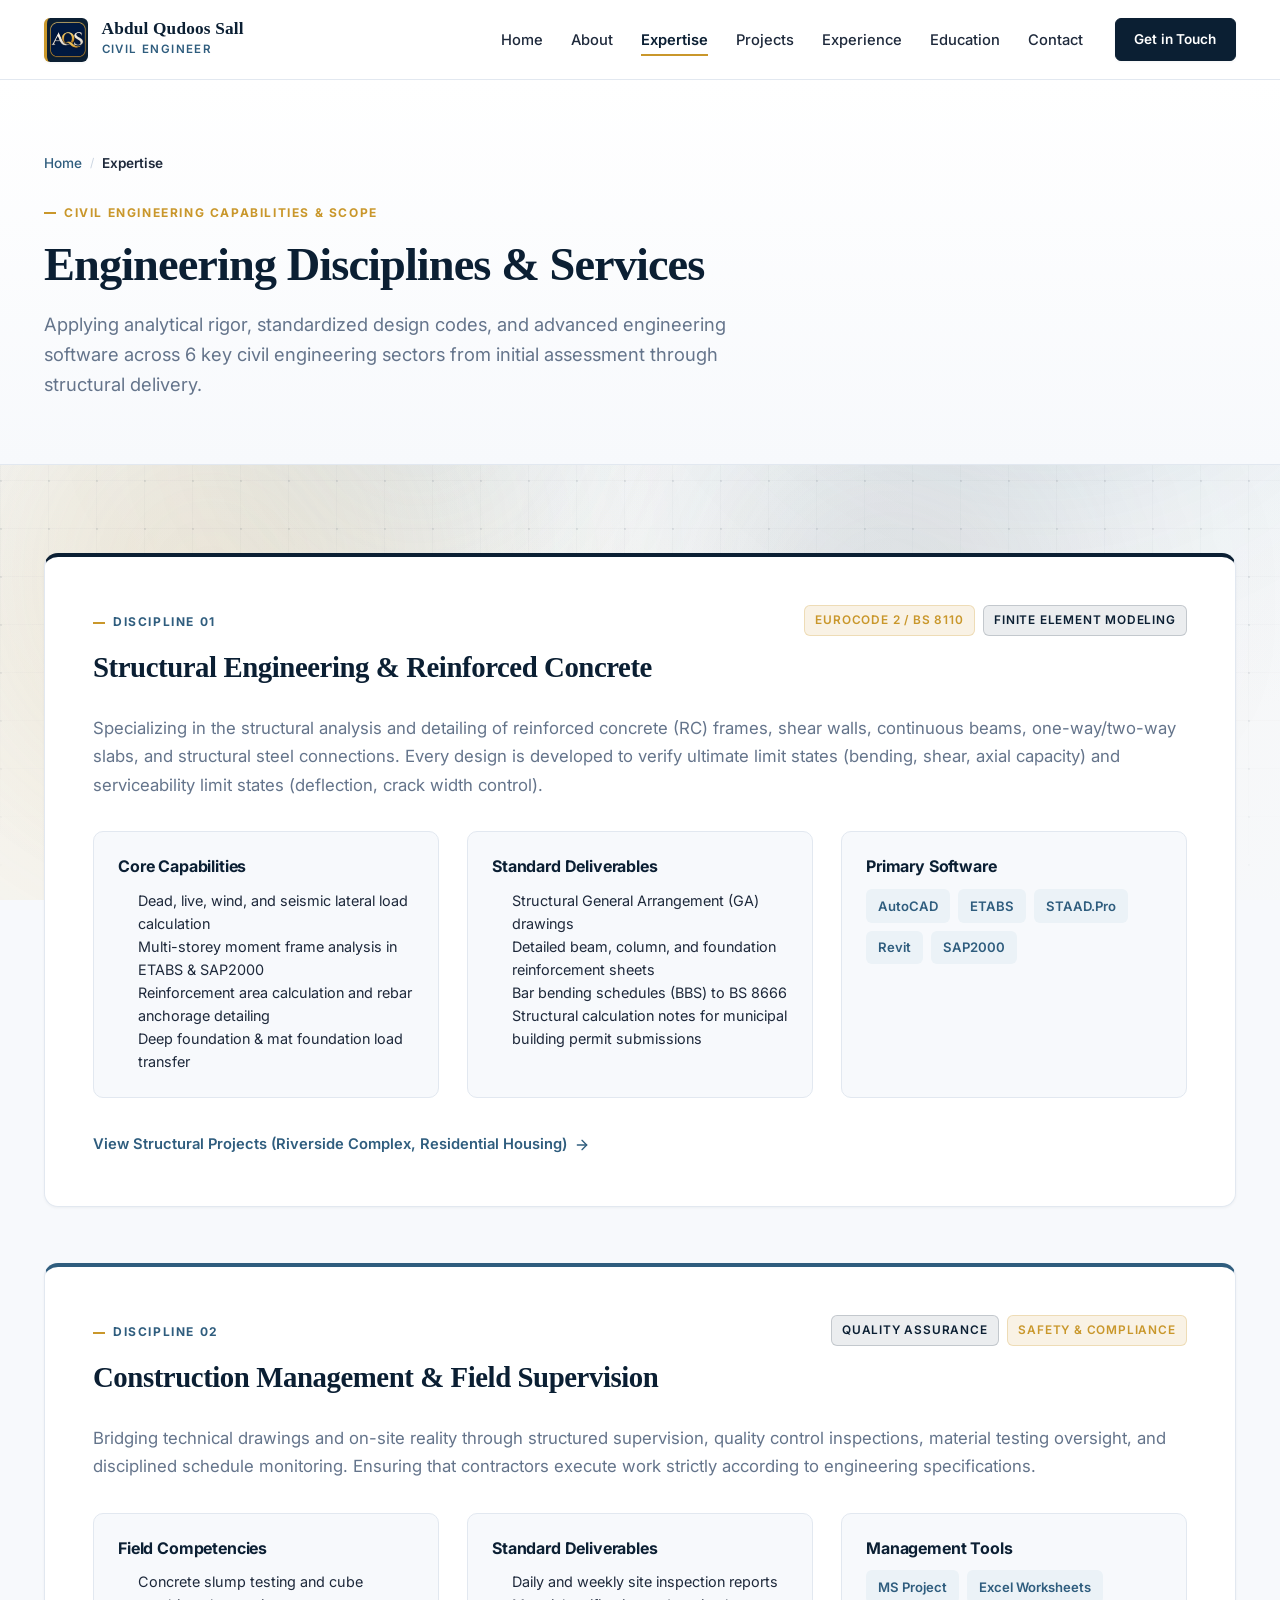
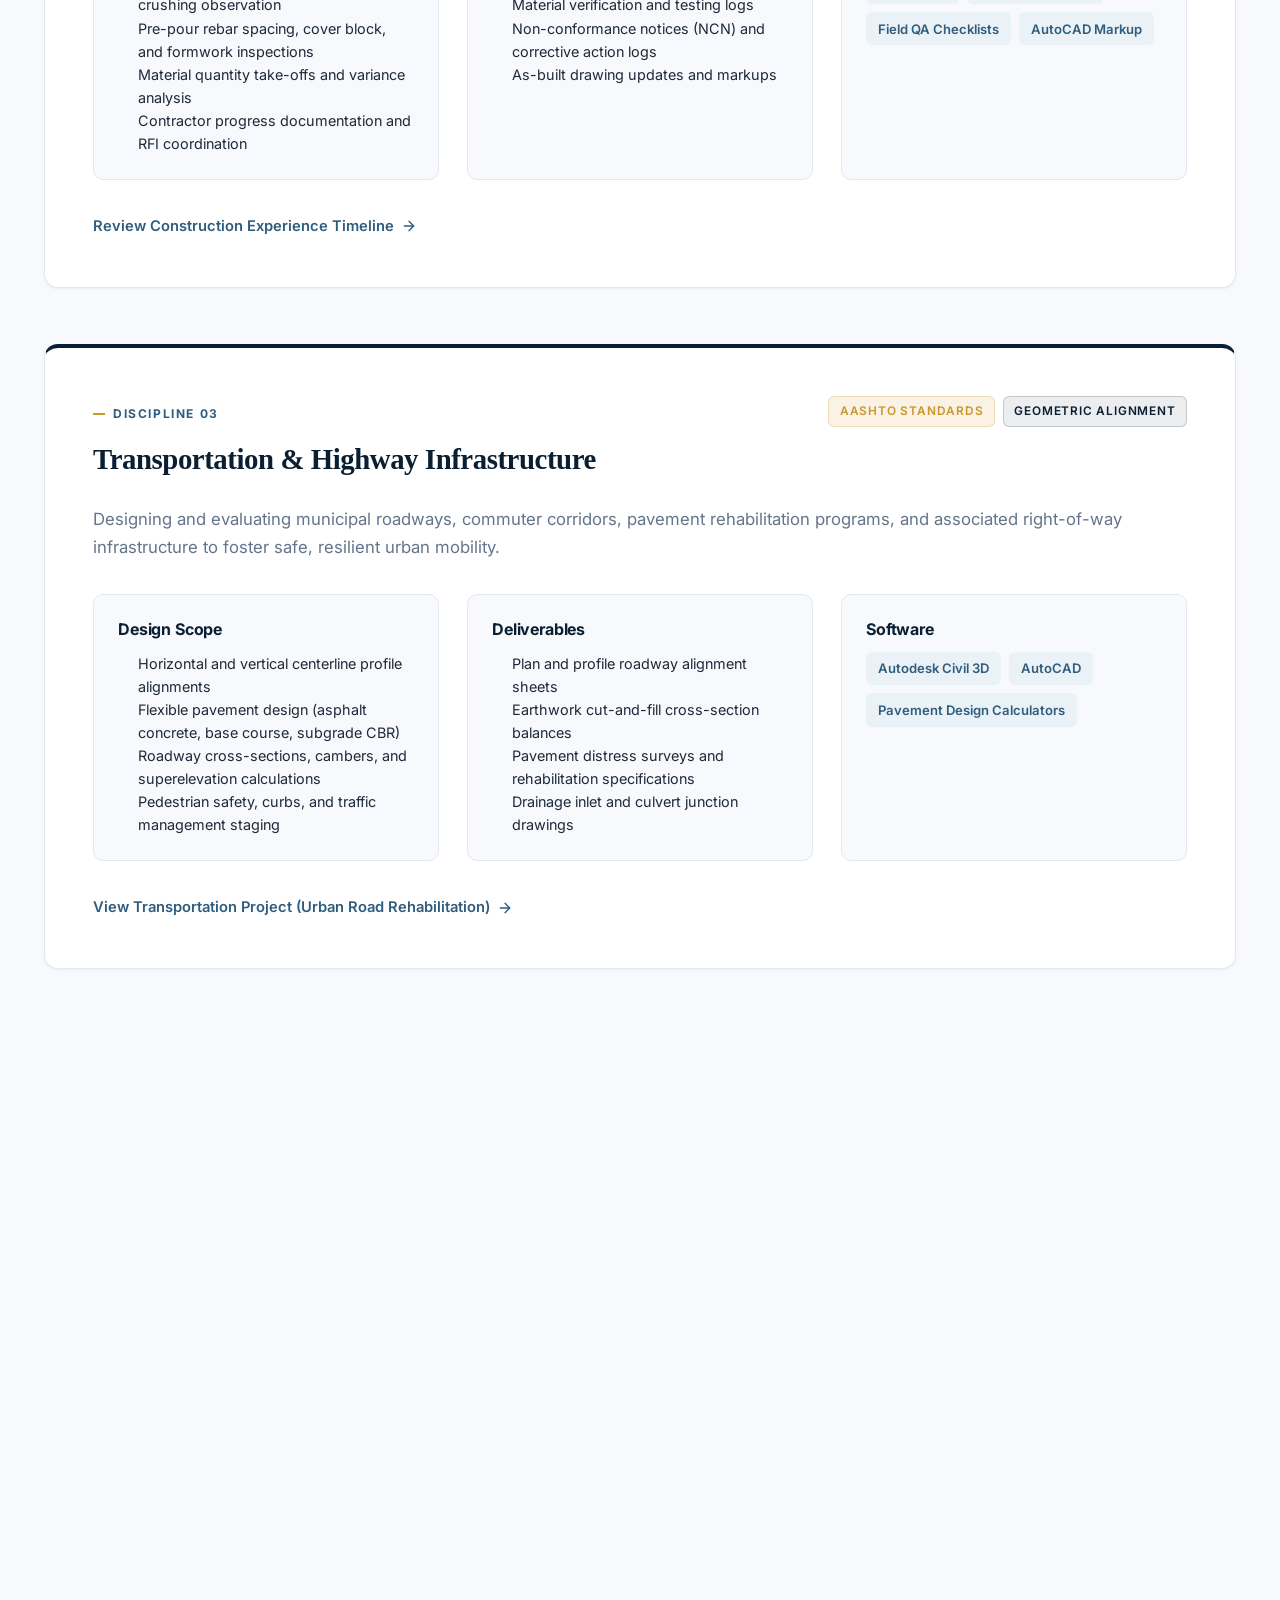
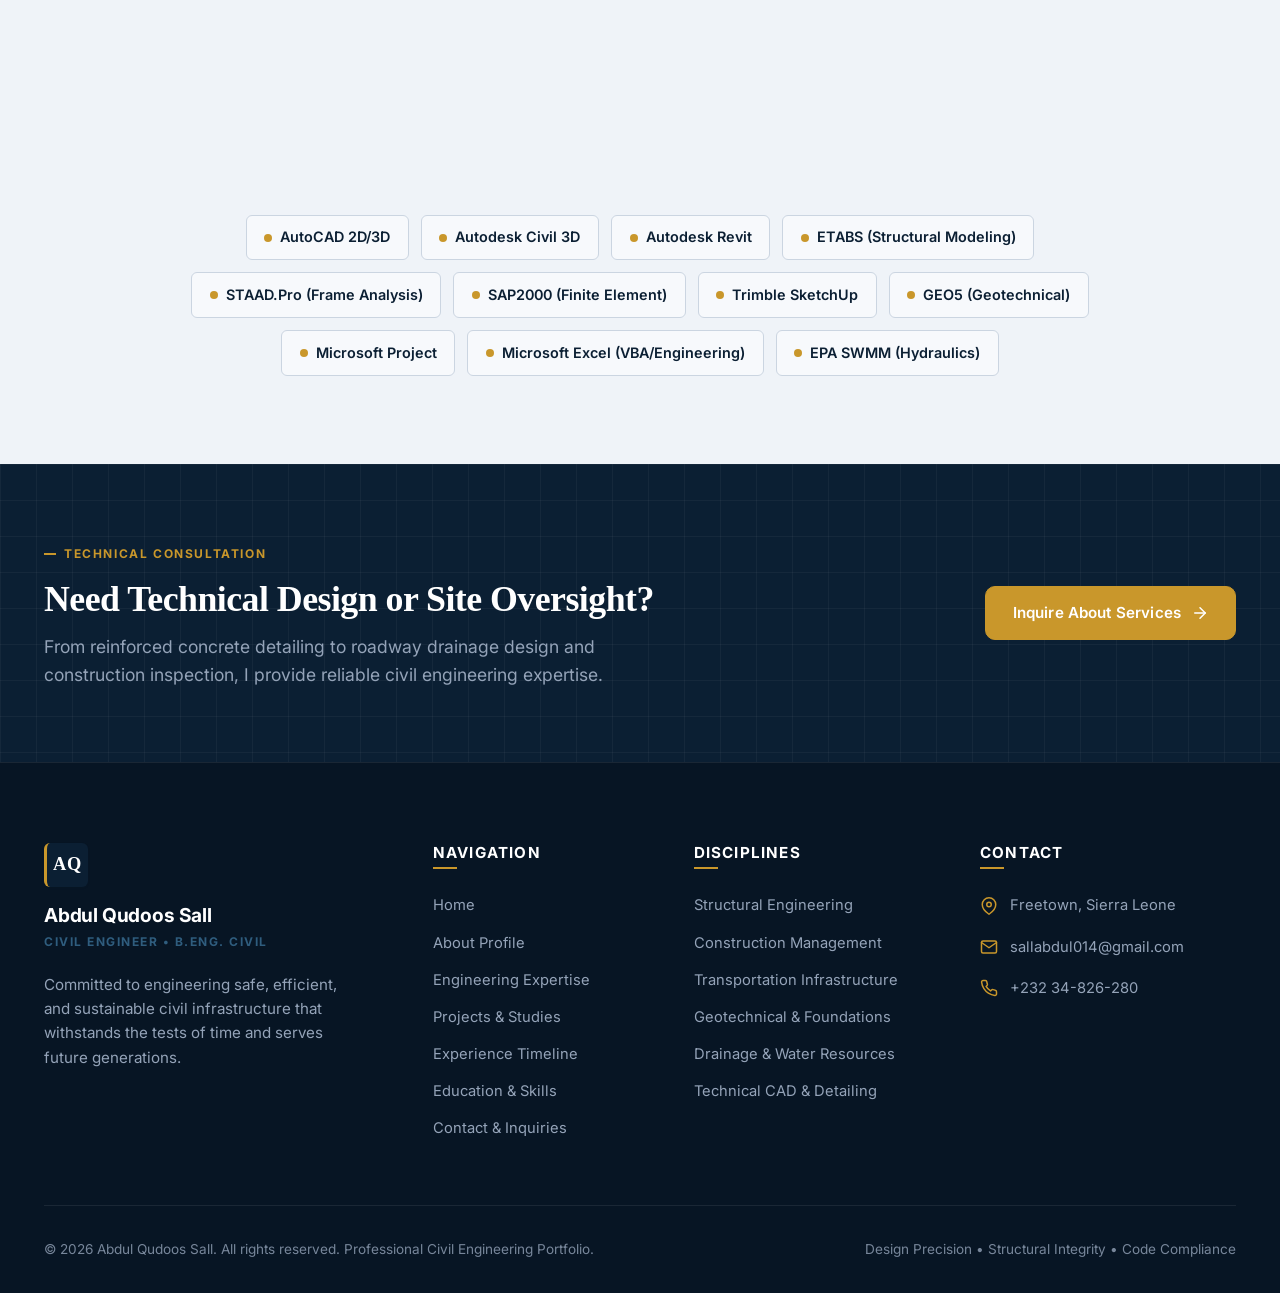
<file: expertise.html>
<!DOCTYPE html>
<html lang="en">
<head>
  <meta charset="UTF-8">
  <meta name="viewport" content="width=device-width, initial-scale=1.0">
  <meta http-equiv="X-UA-Compatible" content="ie=edge">
  
  <title>Engineering Expertise — Abdul Qudoos Sall | Structural, Infrastructure & Construction</title>
  <meta name="description" content="Technical engineering disciplines and practice areas of Abdul Qudoos Sall: Structural design, transportation infrastructure, construction supervision, geotechnical analysis, and CAD modeling.">
  <meta name="keywords" content="Civil Engineering Expertise, Structural Design, AutoCAD, ETABS, STAAD.Pro, Geotechnical, Transportation, Drainage Engineering, Freetown">
  <meta name="author" content="Abdul Qudoos Sall">
  
  <!-- Open Graph -->
  <meta property="og:title" content="Engineering Expertise — Abdul Qudoos Sall">
  <meta property="og:description" content="Detailed overview of technical civil engineering disciplines, design methods, and software tools.">
  <meta property="og:type" content="website">

  <!-- Google Fonts -->
  <link rel="preconnect" href="https://fonts.googleapis.com">
  <link rel="preconnect" href="https://fonts.gstatic.com" crossorigin>
  <link href="https://fonts.googleapis.com/css2?family=Inter:wght@300;400;500;600;700;800&family=JetBrains+Mono:wght@400;500;600&display=swap" rel="stylesheet">

  <!-- Favicons & App Icons (Official AQS Emblem) -->
  <link rel="icon" type="image/png" sizes="32x32" href="images/favicon-32x32.png">
  <link rel="icon" type="image/png" sizes="16x16" href="images/favicon-16x16.png">
  <link rel="icon" type="image/png" href="images/favicon.png">
  <link rel="shortcut icon" href="favicon.ico">
  <link rel="apple-touch-icon" sizes="180x180" href="images/apple-touch-icon.png">

  <!-- Master Stylesheet -->
  <link rel="stylesheet" href="css/style.css">
</head>
<body>
  <!-- AQS Branded Page Transition Layer (Deliberate & Architectural) -->
  <div id="aqs-page-transition" class="aqs-page-transition is-active" aria-hidden="true">
    <div class="aqs-transition-curtain"></div>
    <div class="aqs-transition-grid"></div>
    <div class="aqs-transition-content">
      <div class="aqs-transition-glow"></div>
      <div class="aqs-transition-emblem">
        <div class="aqs-logo-badge-wrap">
          <img src="images/favicon.png" alt="AQS Logo — Abdul Qudoos Sall" class="aqs-transition-logo-img" width="112" height="112">
        </div>
        <div class="aqs-transition-line"></div>
        <span class="aqs-logo-tagline">Civil Engineering</span>
      </div>
    </div>
  </div>

  <!-- Ambient Animated Engineering Background Layer (Sophisticated & Lively) -->
  <div class="engineering-bg-layer" aria-hidden="true">
    <div class="engineering-bg-mesh"></div>
    <div class="engineering-bg-grid"></div>
    <canvas id="engineering-bg-canvas"></canvas>
    <div class="ambient-orb ambient-orb-1"></div>
    <div class="ambient-orb ambient-orb-2"></div>
    <div class="ambient-orb ambient-orb-3"></div>
    <div class="ambient-orb ambient-orb-4"></div>
  </div>

  <!-- Skip Link -->
  <a href="#main-content" class="skip-link">Skip to main content</a>

  <!-- Global Header -->
  <header class="site-header" id="header">
    <div class="container header-inner">
      <a href="index.html" class="brand-link" aria-label="Abdul Qudoos Sall — Homepage">
        <div class="brand-monogram">
          <img src="images/favicon.png" alt="AQS Logo" class="brand-monogram-img" width="40" height="40">
        </div>
        <div class="brand-text">
          <span class="brand-name">Abdul Qudoos Sall</span>
          <span class="brand-title">Civil Engineer</span>
        </div>
      </a>

      <nav class="main-nav" id="main-nav" aria-label="Main Navigation">
        <ul class="nav-list">
          <li><a href="index.html" class="nav-link">Home</a></li>
          <li><a href="about.html" class="nav-link">About</a></li>
          <li><a href="expertise.html" class="nav-link active" aria-current="page">Expertise</a></li>
          <li><a href="projects.html" class="nav-link">Projects</a></li>
          <li><a href="experience.html" class="nav-link">Experience</a></li>
          <li><a href="education.html" class="nav-link">Education</a></li>
          <li><a href="contact.html" class="nav-link">Contact</a></li>
        </ul>

        <div class="nav-actions">
          <a href="contact.html" class="btn btn-primary btn-sm">Get in Touch</a>
        </div>
      </nav>

      <button class="mobile-toggle" id="mobile-toggle" aria-label="Open navigation menu" aria-expanded="false" aria-controls="main-nav">
        <svg viewBox="0 0 24 24" fill="none" stroke="currentColor" stroke-width="2" stroke-linecap="round" stroke-linejoin="round" aria-hidden="true">
          <line x1="3" y1="12" x2="21" y2="12"></line>
          <line x1="3" y1="6" x2="21" y2="6"></line>
          <line x1="3" y1="18" x2="21" y2="18"></line>
        </svg>
      </button>
    </div>
  </header>

  <!-- Main Content -->
  <main id="main-content">
    <!-- Subpage Hero Banner -->
    <section class="page-hero engineering-grid-bg" aria-labelledby="expertise-hero-title">
      <div class="container">
        <nav class="breadcrumb-nav" aria-label="Breadcrumb">
          <a href="index.html">Home</a>
          <span class="breadcrumb-separator">/</span>
          <span class="breadcrumb-current">Expertise</span>
        </nav>
        <span class="label-technical gold-text">CIVIL ENGINEERING CAPABILITIES & SCOPE</span>
        <h1 class="page-hero-title" id="expertise-hero-title">Engineering Disciplines & Services</h1>
        <p class="page-hero-subtitle">
          Applying analytical rigor, standardized design codes, and advanced engineering software across 6 key civil engineering sectors from initial assessment through structural delivery.
        </p>
      </div>
    </section>

    <!-- Detailed Disciplines Section -->
    <section class="section-padding" aria-label="Civil Engineering Disciplines">
      <div class="container">
        <!-- Discipline 1: Structural Engineering -->
        <article class="card reveal-fade" id="structural" style="margin-bottom: 3.5rem; border-top: 4px solid var(--color-primary-navy); padding: 3rem;">
          <div style="display: flex; justify-content: space-between; align-items: flex-start; flex-wrap: wrap; gap: 1rem; margin-bottom: 1.5rem;">
            <div>
              <span class="label-technical">Discipline 01</span>
              <h2 style="font-size: 1.8rem; margin: 0.25rem 0;">Structural Engineering & Reinforced Concrete</h2>
            </div>
            <div style="display: flex; gap: 0.5rem; flex-wrap: wrap;">
              <span class="badge badge-gold">Eurocode 2 / BS 8110</span>
              <span class="badge badge-navy">Finite Element Modeling</span>
            </div>
          </div>

          <p style="font-size: 1.05rem; color: var(--color-text-muted); line-height: 1.7; margin-bottom: 2rem;">
            Specializing in the structural analysis and detailing of reinforced concrete (RC) frames, shear walls, continuous beams, one-way/two-way slabs, and structural steel connections. Every design is developed to verify ultimate limit states (bending, shear, axial capacity) and serviceability limit states (deflection, crack width control).
          </p>

          <div style="display: grid; grid-template-columns: repeat(auto-fit, minmax(280px, 1fr)); gap: 1.75rem; margin-bottom: 2rem;">
            <div style="background-color: var(--color-bg-offwhite); padding: 1.5rem; border-radius: var(--radius-md); border: 1px solid var(--border-light);">
              <h4 style="font-size: 1rem; margin-bottom: 0.75rem; color: var(--color-primary-navy);">Core Capabilities</h4>
              <ul style="padding-left: 1.25rem; font-size: 0.9rem; color: var(--color-text-dark); line-height: 1.6;">
                <li>Dead, live, wind, and seismic lateral load calculation</li>
                <li>Multi-storey moment frame analysis in ETABS & SAP2000</li>
                <li>Reinforcement area calculation and rebar anchorage detailing</li>
                <li>Deep foundation & mat foundation load transfer</li>
              </ul>
            </div>

            <div style="background-color: var(--color-bg-offwhite); padding: 1.5rem; border-radius: var(--radius-md); border: 1px solid var(--border-light);">
              <h4 style="font-size: 1rem; margin-bottom: 0.75rem; color: var(--color-primary-navy);">Standard Deliverables</h4>
              <ul style="padding-left: 1.25rem; font-size: 0.9rem; color: var(--color-text-dark); line-height: 1.6;">
                <li>Structural General Arrangement (GA) drawings</li>
                <li>Detailed beam, column, and foundation reinforcement sheets</li>
                <li>Bar bending schedules (BBS) to BS 8666</li>
                <li>Structural calculation notes for municipal building permit submissions</li>
              </ul>
            </div>

            <div style="background-color: var(--color-bg-offwhite); padding: 1.5rem; border-radius: var(--radius-md); border: 1px solid var(--border-light);">
              <h4 style="font-size: 1rem; margin-bottom: 0.75rem; color: var(--color-primary-navy);">Primary Software</h4>
              <div class="tools-pill-list" style="margin-top: 0.5rem;">
                <span class="tool-pill">AutoCAD</span>
                <span class="tool-pill">ETABS</span>
                <span class="tool-pill">STAAD.Pro</span>
                <span class="tool-pill">Revit</span>
                <span class="tool-pill">SAP2000</span>
              </div>
            </div>
          </div>

          <div>
            <a href="projects.html" class="link-arrow">
              View Structural Projects (Riverside Complex, Residential Housing)
              <svg viewBox="0 0 24 24" fill="none" stroke="currentColor" stroke-width="2" stroke-linecap="round" stroke-linejoin="round" aria-hidden="true">
                <line x1="5" y1="12" x2="19" y2="12"></line>
                <polyline points="12 5 19 12 12 19"></polyline>
              </svg>
            </a>
          </div>
        </article>

        <!-- Discipline 2: Construction Management -->
        <article class="card reveal-fade" id="construction" style="margin-bottom: 3.5rem; border-top: 4px solid var(--color-secondary-steel); padding: 3rem;">
          <div style="display: flex; justify-content: space-between; align-items: flex-start; flex-wrap: wrap; gap: 1rem; margin-bottom: 1.5rem;">
            <div>
              <span class="label-technical">Discipline 02</span>
              <h2 style="font-size: 1.8rem; margin: 0.25rem 0;">Construction Management & Field Supervision</h2>
            </div>
            <div style="display: flex; gap: 0.5rem; flex-wrap: wrap;">
              <span class="badge badge-navy">Quality Assurance</span>
              <span class="badge badge-gold">Safety & Compliance</span>
            </div>
          </div>

          <p style="font-size: 1.05rem; color: var(--color-text-muted); line-height: 1.7; margin-bottom: 2rem;">
            Bridging technical drawings and on-site reality through structured supervision, quality control inspections, material testing oversight, and disciplined schedule monitoring. Ensuring that contractors execute work strictly according to engineering specifications.
          </p>

          <div style="display: grid; grid-template-columns: repeat(auto-fit, minmax(280px, 1fr)); gap: 1.75rem; margin-bottom: 2rem;">
            <div style="background-color: var(--color-bg-offwhite); padding: 1.5rem; border-radius: var(--radius-md); border: 1px solid var(--border-light);">
              <h4 style="font-size: 1rem; margin-bottom: 0.75rem; color: var(--color-primary-navy);">Field Competencies</h4>
              <ul style="padding-left: 1.25rem; font-size: 0.9rem; color: var(--color-text-dark); line-height: 1.6;">
                <li>Concrete slump testing and cube crushing observation</li>
                <li>Pre-pour rebar spacing, cover block, and formwork inspections</li>
                <li>Material quantity take-offs and variance analysis</li>
                <li>Contractor progress documentation and RFI coordination</li>
              </ul>
            </div>

            <div style="background-color: var(--color-bg-offwhite); padding: 1.5rem; border-radius: var(--radius-md); border: 1px solid var(--border-light);">
              <h4 style="font-size: 1rem; margin-bottom: 0.75rem; color: var(--color-primary-navy);">Standard Deliverables</h4>
              <ul style="padding-left: 1.25rem; font-size: 0.9rem; color: var(--color-text-dark); line-height: 1.6;">
                <li>Daily and weekly site inspection reports</li>
                <li>Material verification and testing logs</li>
                <li>Non-conformance notices (NCN) and corrective action logs</li>
                <li>As-built drawing updates and markups</li>
              </ul>
            </div>

            <div style="background-color: var(--color-bg-offwhite); padding: 1.5rem; border-radius: var(--radius-md); border: 1px solid var(--border-light);">
              <h4 style="font-size: 1rem; margin-bottom: 0.75rem; color: var(--color-primary-navy);">Management Tools</h4>
              <div class="tools-pill-list" style="margin-top: 0.5rem;">
                <span class="tool-pill">MS Project</span>
                <span class="tool-pill">Excel Worksheets</span>
                <span class="tool-pill">Field QA Checklists</span>
                <span class="tool-pill">AutoCAD Markup</span>
              </div>
            </div>
          </div>

          <div>
            <a href="experience.html" class="link-arrow">
              Review Construction Experience Timeline
              <svg viewBox="0 0 24 24" fill="none" stroke="currentColor" stroke-width="2" stroke-linecap="round" stroke-linejoin="round" aria-hidden="true">
                <line x1="5" y1="12" x2="19" y2="12"></line>
                <polyline points="12 5 19 12 12 19"></polyline>
              </svg>
            </a>
          </div>
        </article>

        <!-- Discipline 3: Transportation Engineering -->
        <article class="card reveal-fade" id="transportation" style="margin-bottom: 3.5rem; border-top: 4px solid var(--color-primary-navy); padding: 3rem;">
          <div style="display: flex; justify-content: space-between; align-items: flex-start; flex-wrap: wrap; gap: 1rem; margin-bottom: 1.5rem;">
            <div>
              <span class="label-technical">Discipline 03</span>
              <h2 style="font-size: 1.8rem; margin: 0.25rem 0;">Transportation & Highway Infrastructure</h2>
            </div>
            <div style="display: flex; gap: 0.5rem; flex-wrap: wrap;">
              <span class="badge badge-gold">AASHTO Standards</span>
              <span class="badge badge-navy">Geometric Alignment</span>
            </div>
          </div>

          <p style="font-size: 1.05rem; color: var(--color-text-muted); line-height: 1.7; margin-bottom: 2rem;">
            Designing and evaluating municipal roadways, commuter corridors, pavement rehabilitation programs, and associated right-of-way infrastructure to foster safe, resilient urban mobility.
          </p>

          <div style="display: grid; grid-template-columns: repeat(auto-fit, minmax(280px, 1fr)); gap: 1.75rem; margin-bottom: 2rem;">
            <div style="background-color: var(--color-bg-offwhite); padding: 1.5rem; border-radius: var(--radius-md); border: 1px solid var(--border-light);">
              <h4 style="font-size: 1rem; margin-bottom: 0.75rem; color: var(--color-primary-navy);">Design Scope</h4>
              <ul style="padding-left: 1.25rem; font-size: 0.9rem; color: var(--color-text-dark); line-height: 1.6;">
                <li>Horizontal and vertical centerline profile alignments</li>
                <li>Flexible pavement design (asphalt concrete, base course, subgrade CBR)</li>
                <li>Roadway cross-sections, cambers, and superelevation calculations</li>
                <li>Pedestrian safety, curbs, and traffic management staging</li>
              </ul>
            </div>

            <div style="background-color: var(--color-bg-offwhite); padding: 1.5rem; border-radius: var(--radius-md); border: 1px solid var(--border-light);">
              <h4 style="font-size: 1rem; margin-bottom: 0.75rem; color: var(--color-primary-navy);">Deliverables</h4>
              <ul style="padding-left: 1.25rem; font-size: 0.9rem; color: var(--color-text-dark); line-height: 1.6;">
                <li>Plan and profile roadway alignment sheets</li>
                <li>Earthwork cut-and-fill cross-section balances</li>
                <li>Pavement distress surveys and rehabilitation specifications</li>
                <li>Drainage inlet and culvert junction drawings</li>
              </ul>
            </div>

            <div style="background-color: var(--color-bg-offwhite); padding: 1.5rem; border-radius: var(--radius-md); border: 1px solid var(--border-light);">
              <h4 style="font-size: 1rem; margin-bottom: 0.75rem; color: var(--color-primary-navy);">Software</h4>
              <div class="tools-pill-list" style="margin-top: 0.5rem;">
                <span class="tool-pill">Autodesk Civil 3D</span>
                <span class="tool-pill">AutoCAD</span>
                <span class="tool-pill">Pavement Design Calculators</span>
              </div>
            </div>
          </div>

          <div>
            <a href="projects.html" class="link-arrow">
              View Transportation Project (Urban Road Rehabilitation)
              <svg viewBox="0 0 24 24" fill="none" stroke="currentColor" stroke-width="2" stroke-linecap="round" stroke-linejoin="round" aria-hidden="true">
                <line x1="5" y1="12" x2="19" y2="12"></line>
                <polyline points="12 5 19 12 12 19"></polyline>
              </svg>
            </a>
          </div>
        </article>

        <!-- Discipline 4: Geotechnical Engineering -->
        <article class="card reveal-fade" id="geotechnical" style="margin-bottom: 3.5rem; border-top: 4px solid var(--color-secondary-steel); padding: 3rem;">
          <div style="display: flex; justify-content: space-between; align-items: flex-start; flex-wrap: wrap; gap: 1rem; margin-bottom: 1.5rem;">
            <div>
              <span class="label-technical">Discipline 04</span>
              <h2 style="font-size: 1.8rem; margin: 0.25rem 0;">Geotechnical Engineering & Foundation Design</h2>
            </div>
            <div style="display: flex; gap: 0.5rem; flex-wrap: wrap;">
              <span class="badge badge-navy">Soil Mechanics</span>
              <span class="badge badge-gold">Slope Stability</span>
            </div>
          </div>

          <p style="font-size: 1.05rem; color: var(--color-text-muted); line-height: 1.7; margin-bottom: 2rem;">
            Analyzing subterranean soil mechanics, shear strength parameters, consolidation characteristics, and bearing capacities to design stable foundations and reinforced slope retention systems.
          </p>

          <div style="display: grid; grid-template-columns: repeat(auto-fit, minmax(280px, 1fr)); gap: 1.75rem; margin-bottom: 2rem;">
            <div style="background-color: var(--color-bg-offwhite); padding: 1.5rem; border-radius: var(--radius-md); border: 1px solid var(--border-light);">
              <h4 style="font-size: 1rem; margin-bottom: 0.75rem; color: var(--color-primary-navy);">Technical Scope</h4>
              <ul style="padding-left: 1.25rem; font-size: 0.9rem; color: var(--color-text-dark); line-height: 1.6;">
                <li>Allowable bearing capacity calculation (Terzaghi & Meyerhof formulas)</li>
                <li>Borehole log interpretation and soil classification (USCS)</li>
                <li>Slope slip-circle factor of safety (Bishop's & Spencer methods)</li>
                <li>Earth retaining wall sizing (cantilever RC, gravity, gabion)</li>
              </ul>
            </div>

            <div style="background-color: var(--color-bg-offwhite); padding: 1.5rem; border-radius: var(--radius-md); border: 1px solid var(--border-light);">
              <h4 style="font-size: 1rem; margin-bottom: 0.75rem; color: var(--color-primary-navy);">Deliverables</h4>
              <ul style="padding-left: 1.25rem; font-size: 0.9rem; color: var(--color-text-dark); line-height: 1.6;">
                <li>Geotechnical borehole cross-section profiles</li>
                <li>Shallow footing and deep pile layout drawings</li>
                <li>Cantilever retaining wall reinforcement details with weep holes</li>
                <li>Slope stabilization mitigation drawings</li>
              </ul>
            </div>

            <div style="background-color: var(--color-bg-offwhite); padding: 1.5rem; border-radius: var(--radius-md); border: 1px solid var(--border-light);">
              <h4 style="font-size: 1rem; margin-bottom: 0.75rem; color: var(--color-primary-navy);">Tools & Analysis</h4>
              <div class="tools-pill-list" style="margin-top: 0.5rem;">
                <span class="tool-pill">GEO5</span>
                <span class="tool-pill">AutoCAD</span>
                <span class="tool-pill">Soil Lab Testing Protocols</span>
                <span class="tool-pill">Settlement Analysis</span>
              </div>
            </div>
          </div>

          <div>
            <a href="projects.html" class="link-arrow">
              View Geotechnical Project (Hillside Slope Stabilization)
              <svg viewBox="0 0 24 24" fill="none" stroke="currentColor" stroke-width="2" stroke-linecap="round" stroke-linejoin="round" aria-hidden="true">
                <line x1="5" y1="12" x2="19" y2="12"></line>
                <polyline points="12 5 19 12 12 19"></polyline>
              </svg>
            </a>
          </div>
        </article>

        <!-- Discipline 5: Water & Environmental Engineering -->
        <article class="card reveal-fade" id="water" style="margin-bottom: 3.5rem; border-top: 4px solid var(--color-primary-navy); padding: 3rem;">
          <div style="display: flex; justify-content: space-between; align-items: flex-start; flex-wrap: wrap; gap: 1rem; margin-bottom: 1.5rem;">
            <div>
              <span class="label-technical">Discipline 05</span>
              <h2 style="font-size: 1.8rem; margin: 0.25rem 0;">Water Resources & Stormwater Drainage</h2>
            </div>
            <div style="display: flex; gap: 0.5rem; flex-wrap: wrap;">
              <span class="badge badge-gold">Hydraulic Modeling</span>
              <span class="badge badge-navy">Flood Mitigation</span>
            </div>
          </div>

          <p style="font-size: 1.05rem; color: var(--color-text-muted); line-height: 1.7; margin-bottom: 2rem;">
            Designing hydraulic channels, storm sewers, retention basins, and culverts capable of managing intense tropical stormwater discharges to safeguard road networks and residential settlements from flooding.
          </p>

          <div style="display: grid; grid-template-columns: repeat(auto-fit, minmax(280px, 1fr)); gap: 1.75rem; margin-bottom: 2rem;">
            <div style="background-color: var(--color-bg-offwhite); padding: 1.5rem; border-radius: var(--radius-md); border: 1px solid var(--border-light);">
              <h4 style="font-size: 1rem; margin-bottom: 0.75rem; color: var(--color-primary-navy);">Hydraulic Analysis</h4>
              <ul style="padding-left: 1.25rem; font-size: 0.9rem; color: var(--color-text-dark); line-height: 1.6;">
                <li>Catchment peak discharge estimation (Rational Method Q = CIA)</li>
                <li>Open channel Manning's equation velocity and bed-slope sizing</li>
                <li>Box culvert and pipe culvert inlet/outlet control sizing</li>
                <li>Sediment trap and energy dissipator design</li>
              </ul>
            </div>

            <div style="background-color: var(--color-bg-offwhite); padding: 1.5rem; border-radius: var(--radius-md); border: 1px solid var(--border-light);">
              <h4 style="font-size: 1rem; margin-bottom: 0.75rem; color: var(--color-primary-navy);">Deliverables</h4>
              <ul style="padding-left: 1.25rem; font-size: 0.9rem; color: var(--color-text-dark); line-height: 1.6;">
                <li>Stormwater drainage master layout drawings</li>
                <li>Longitudinal drain channel gradient profiles</li>
                <li>Precast & cast-in-situ culvert structural drawings</li>
                <li>Hydrological calculation documentation</li>
              </ul>
            </div>

            <div style="background-color: var(--color-bg-offwhite); padding: 1.5rem; border-radius: var(--radius-md); border: 1px solid var(--border-light);">
              <h4 style="font-size: 1rem; margin-bottom: 0.75rem; color: var(--color-primary-navy);">Tools</h4>
              <div class="tools-pill-list" style="margin-top: 0.5rem;">
                <span class="tool-pill">Autodesk Civil 3D</span>
                <span class="tool-pill">EPA SWMM</span>
                <span class="tool-pill">AutoCAD</span>
                <span class="tool-pill">Hydraulic Worksheets</span>
              </div>
            </div>
          </div>

          <div>
            <a href="projects.html" class="link-arrow">
              View Water & Drainage Project (Municipal Drainage Upgrade)
              <svg viewBox="0 0 24 24" fill="none" stroke="currentColor" stroke-width="2" stroke-linecap="round" stroke-linejoin="round" aria-hidden="true">
                <line x1="5" y1="12" x2="19" y2="12"></line>
                <polyline points="12 5 19 12 12 19"></polyline>
              </svg>
            </a>
          </div>
        </article>

        <!-- Discipline 6: CAD & BIM -->
        <article class="card reveal-fade" id="cad" style="border-top: 4px solid var(--color-secondary-steel); padding: 3rem;">
          <div style="display: flex; justify-content: space-between; align-items: flex-start; flex-wrap: wrap; gap: 1rem; margin-bottom: 1.5rem;">
            <div>
              <span class="label-technical">Discipline 06</span>
              <h2 style="font-size: 1.8rem; margin: 0.25rem 0;">Technical Drafting, AutoCAD & BIM Modeling</h2>
            </div>
            <div style="display: flex; gap: 0.5rem; flex-wrap: wrap;">
              <span class="badge badge-navy">Standard Layering</span>
              <span class="badge badge-gold">BIM Coordination</span>
            </div>
          </div>

          <p style="font-size: 1.05rem; color: var(--color-text-muted); line-height: 1.7; margin-bottom: 2rem;">
            Authoring high-precision production drawings, structural shop drawings, and coordinated Building Information Modeling (BIM) components that adhere strictly to international drafting protocols.
          </p>

          <div style="display: grid; grid-template-columns: repeat(auto-fit, minmax(280px, 1fr)); gap: 1.75rem; margin-bottom: 2rem;">
            <div style="background-color: var(--color-bg-offwhite); padding: 1.5rem; border-radius: var(--radius-md); border: 1px solid var(--border-light);">
              <h4 style="font-size: 1rem; margin-bottom: 0.75rem; color: var(--color-primary-navy);">Drafting Standards</h4>
              <ul style="padding-left: 1.25rem; font-size: 0.9rem; color: var(--color-text-dark); line-height: 1.6;">
                <li>ISO & BS 1192 CAD layering, line weights, and dimension styles</li>
                <li>Dynamic block integration for rebar callouts and elevations</li>
                <li>MEP clash coordination with concrete structural members</li>
                <li>Title block, revision cloud, and drawing issue management</li>
              </ul>
            </div>

            <div style="background-color: var(--color-bg-offwhite); padding: 1.5rem; border-radius: var(--radius-md); border: 1px solid var(--border-light);">
              <h4 style="font-size: 1rem; margin-bottom: 0.75rem; color: var(--color-primary-navy);">Deliverables</h4>
              <ul style="padding-left: 1.25rem; font-size: 0.9rem; color: var(--color-text-dark); line-height: 1.6;">
                <li>Full construction permit drawing packages</li>
                <li>Bar bending schedules with cut lengths and bend angles</li>
                <li>3D structural wireframe models for visualization</li>
                <li>Site-ready laminated execution sheets</li>
              </ul>
            </div>

            <div style="background-color: var(--color-bg-offwhite); padding: 1.5rem; border-radius: var(--radius-md); border: 1px solid var(--border-light);">
              <h4 style="font-size: 1rem; margin-bottom: 0.75rem; color: var(--color-primary-navy);">Software Stack</h4>
              <div class="tools-pill-list" style="margin-top: 0.5rem;">
                <span class="tool-pill">AutoCAD Professional</span>
                <span class="tool-pill">Autodesk Revit</span>
                <span class="tool-pill">SketchUp 3D</span>
                <span class="tool-pill">BIM 360 Docs</span>
              </div>
            </div>
          </div>

          <div>
            <a href="projects.html" class="link-arrow">
              View CAD & Detailing Project (Structural CAD Drafting)
              <svg viewBox="0 0 24 24" fill="none" stroke="currentColor" stroke-width="2" stroke-linecap="round" stroke-linejoin="round" aria-hidden="true">
                <line x1="5" y1="12" x2="19" y2="12"></line>
                <polyline points="12 5 19 12 12 19"></polyline>
              </svg>
            </a>
          </div>
        </article>
      </div>
    </section>

    <!-- Engineering Software Suite Grid -->
    <section class="section-padding bg-alt" style="background-color: var(--color-bg-alt);" aria-labelledby="software-heading">
      <div class="container">
        <div class="section-header text-center reveal-fade">
          <span class="label-technical">Technical Tools</span>
          <h2 id="software-heading">Engineering Software Proficiencies</h2>
          <p>Proficient application of industry-standard computational analysis, 3D modeling, and drafting tools.</p>
        </div>

        <div class="skills-tag-cloud" style="justify-content: center; max-width: 900px; margin: 0 auto;">
          <span class="skill-tag"><span class="skill-tag-icon"></span>AutoCAD 2D/3D</span>
          <span class="skill-tag"><span class="skill-tag-icon"></span>Autodesk Civil 3D</span>
          <span class="skill-tag"><span class="skill-tag-icon"></span>Autodesk Revit</span>
          <span class="skill-tag"><span class="skill-tag-icon"></span>ETABS (Structural Modeling)</span>
          <span class="skill-tag"><span class="skill-tag-icon"></span>STAAD.Pro (Frame Analysis)</span>
          <span class="skill-tag"><span class="skill-tag-icon"></span>SAP2000 (Finite Element)</span>
          <span class="skill-tag"><span class="skill-tag-icon"></span>Trimble SketchUp</span>
          <span class="skill-tag"><span class="skill-tag-icon"></span>GEO5 (Geotechnical)</span>
          <span class="skill-tag"><span class="skill-tag-icon"></span>Microsoft Project</span>
          <span class="skill-tag"><span class="skill-tag-icon"></span>Microsoft Excel (VBA/Engineering)</span>
          <span class="skill-tag"><span class="skill-tag-icon"></span>EPA SWMM (Hydraulics)</span>
        </div>
      </div>
    </section>

    <!-- CTA Banner -->
    <section class="cta-banner engineering-grid-navy" aria-labelledby="expertise-cta-heading">
      <div class="container">
        <div class="cta-banner-inner reveal-fade" style="display: flex; justify-content: space-between; align-items: center; flex-wrap: wrap; gap: 2rem;">
          <div style="max-width: 650px;">
            <span class="label-technical gold-text">Technical Consultation</span>
            <h2 id="expertise-cta-heading" style="color: var(--color-text-white); margin-bottom: 0.75rem;">Need Technical Design or Site Oversight?</h2>
            <p>From reinforced concrete detailing to roadway drainage design and construction inspection, I provide reliable civil engineering expertise.</p>
          </div>
          <div>
            <a href="contact.html" class="btn btn-accent">
              Inquire About Services
              <svg viewBox="0 0 24 24" fill="none" stroke="currentColor" stroke-width="2" stroke-linecap="round" stroke-linejoin="round" aria-hidden="true">
                <line x1="5" y1="12" x2="19" y2="12"></line>
                <polyline points="12 5 19 12 12 19"></polyline>
              </svg>
            </a>
          </div>
        </div>
      </div>
    </section>
  </main>

  <!-- Global Footer -->
  <footer class="site-footer">
    <div class="container">
      <div class="footer-top">
        <div class="footer-brand">
          <div class="brand-monogram">AQ</div>
          <h3>Abdul Qudoos Sall</h3>
          <div class="footer-role">Civil Engineer • B.Eng. Civil</div>
          <p class="footer-statement">
            Committed to engineering safe, efficient, and sustainable civil infrastructure that withstands the tests of time and serves future generations.
          </p>
        </div>

        <div class="footer-col">
          <h4 class="footer-col-title">Navigation</h4>
          <div class="footer-links">
            <a href="index.html" class="footer-link">Home</a>
            <a href="about.html" class="footer-link">About Profile</a>
            <a href="expertise.html" class="footer-link">Engineering Expertise</a>
            <a href="projects.html" class="footer-link">Projects & Studies</a>
            <a href="experience.html" class="footer-link">Experience Timeline</a>
            <a href="education.html" class="footer-link">Education & Skills</a>
            <a href="contact.html" class="footer-link">Contact & Inquiries</a>
          </div>
        </div>

        <div class="footer-col">
          <h4 class="footer-col-title">Disciplines</h4>
          <div class="footer-links">
            <a href="expertise.html#structural" class="footer-link">Structural Engineering</a>
            <a href="expertise.html#construction" class="footer-link">Construction Management</a>
            <a href="expertise.html#transportation" class="footer-link">Transportation Infrastructure</a>
            <a href="expertise.html#geotechnical" class="footer-link">Geotechnical & Foundations</a>
            <a href="expertise.html#water" class="footer-link">Drainage & Water Resources</a>
            <a href="expertise.html#cad" class="footer-link">Technical CAD & Detailing</a>
          </div>
        </div>

        <div class="footer-col">
          <h4 class="footer-col-title">Contact</h4>
          <div class="footer-contact-item">
            <svg viewBox="0 0 24 24" fill="none" stroke="currentColor" stroke-width="2" stroke-linecap="round" stroke-linejoin="round" aria-hidden="true">
              <path d="M21 10c0 7-9 13-9 13s-9-6-9-13a9 9 0 0 1 18 0z"></path>
              <circle cx="12" cy="10" r="3"></circle>
            </svg>
            <span>Freetown, Sierra Leone</span>
          </div>

          <div class="footer-contact-item">
            <svg viewBox="0 0 24 24" fill="none" stroke="currentColor" stroke-width="2" stroke-linecap="round" stroke-linejoin="round" aria-hidden="true">
              <path d="M4 4h16c1.1 0 2 .9 2 2v12c0 1.1-.9 2-2 2H4c-1.1 0-2-.9-2-2V6c0-1.1.9-2 2-2z"></path>
              <polyline points="22,6 12,13 2,6"></polyline>
            </svg>
            <span><a href="mailto:sallabdul014@gmail.com">sallabdul014@gmail.com</a></span>
          </div>

          <div class="footer-contact-item">
            <svg viewBox="0 0 24 24" fill="none" stroke="currentColor" stroke-width="2" stroke-linecap="round" stroke-linejoin="round" aria-hidden="true">
              <path d="M22 16.92v3a2 2 0 0 1-2.18 2 19.79 19.79 0 0 1-8.63-3.07 19.5 19.5 0 0 1-6-6 19.79 19.79 0 0 1-3.07-8.67A2 2 0 0 1 4.11 2h3a2 2 0 0 1 2 1.72 12.84 12.84 0 0 0 .7 2.81 2 2 0 0 1-.45 2.11L8.09 9.91a16 16 0 0 0 6 6l1.27-1.27a2 2 0 0 1 2.11-.45 12.84 12.84 0 0 0 2.81.7A2 2 0 0 1 22 16.92z"></path>
            </svg>
            <span><a href="tel:+23234826280">+232 34-826-280</a></span>
          </div>
        </div>
      </div>

      <div class="footer-bottom">
        <div>
          &copy; 2026 Abdul Qudoos Sall. All rights reserved. Professional Civil Engineering Portfolio.
        </div>
        <div>
          Design Precision • Structural Integrity • Code Compliance
        </div>
      </div>
    </div>
  </footer>

  <!-- Vanilla JavaScript -->
  <script src="js/script.js" defer></script>
</body>
</html>
</file>
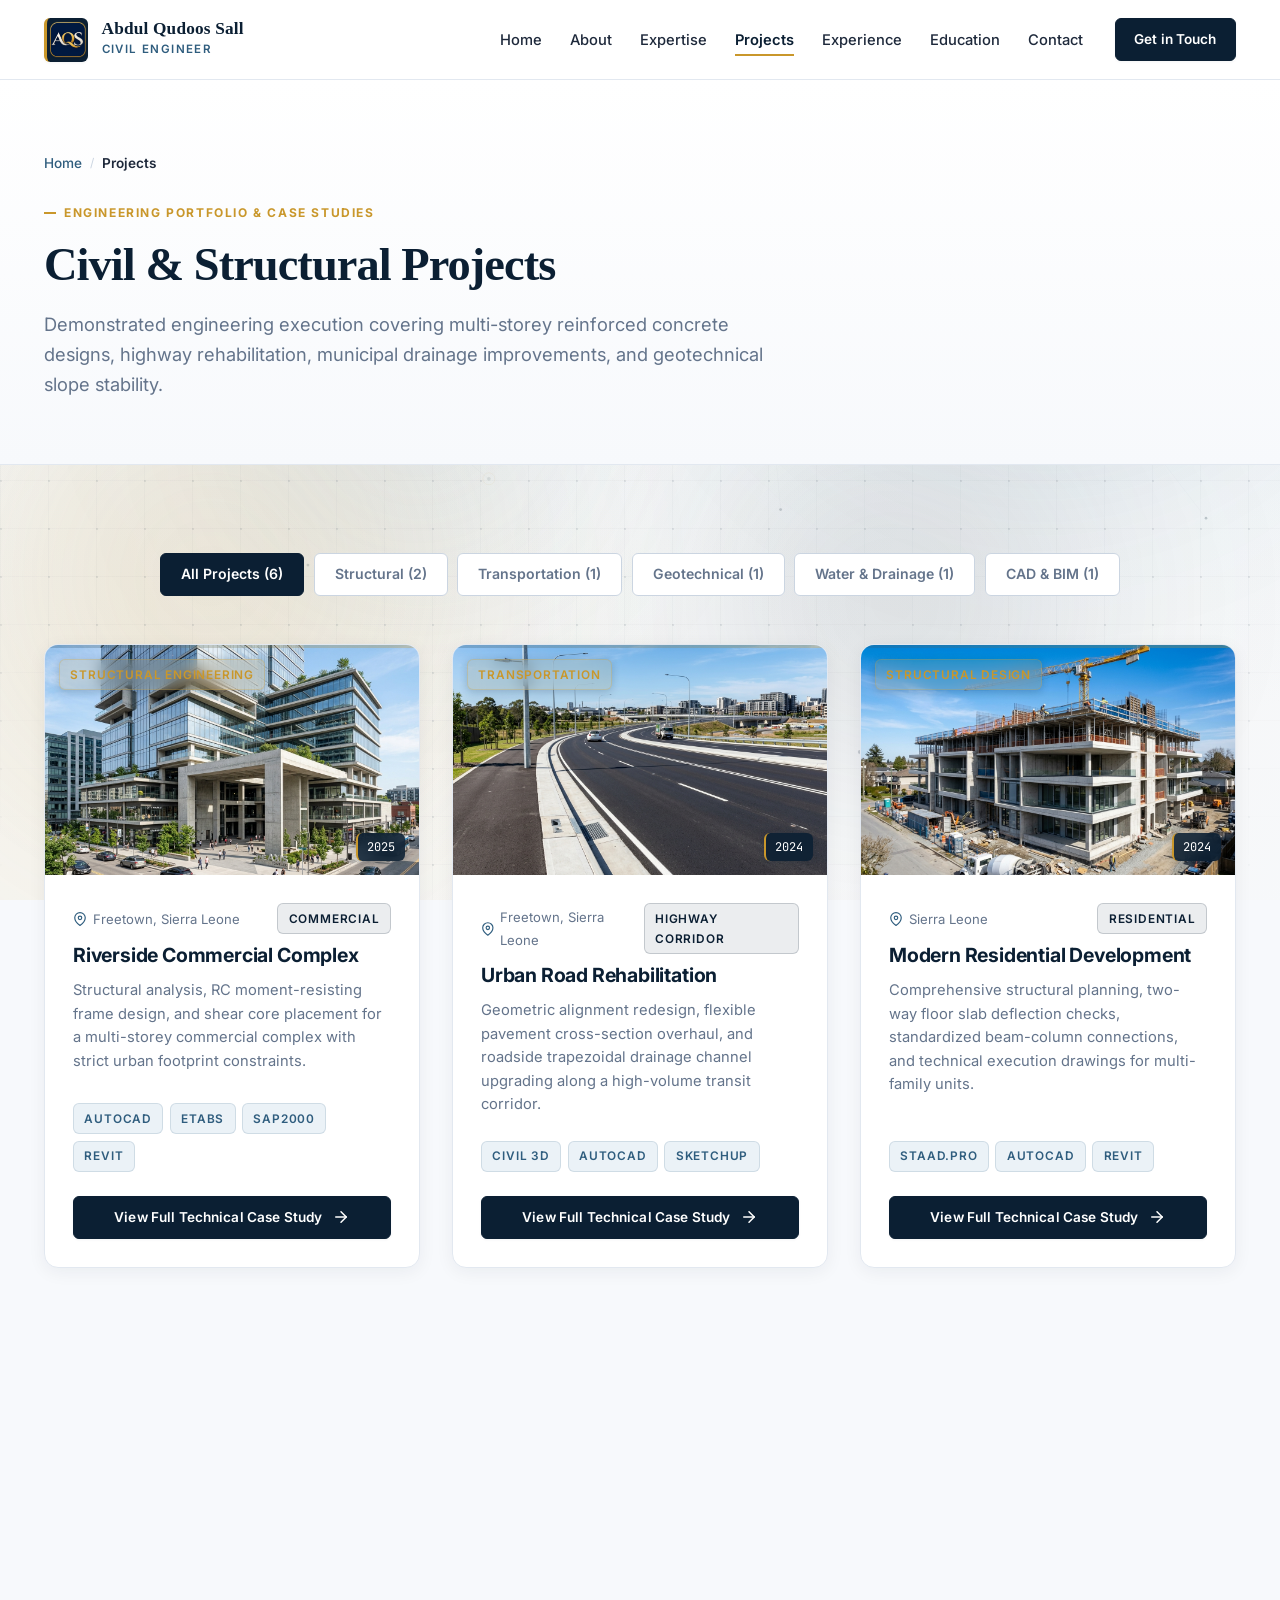
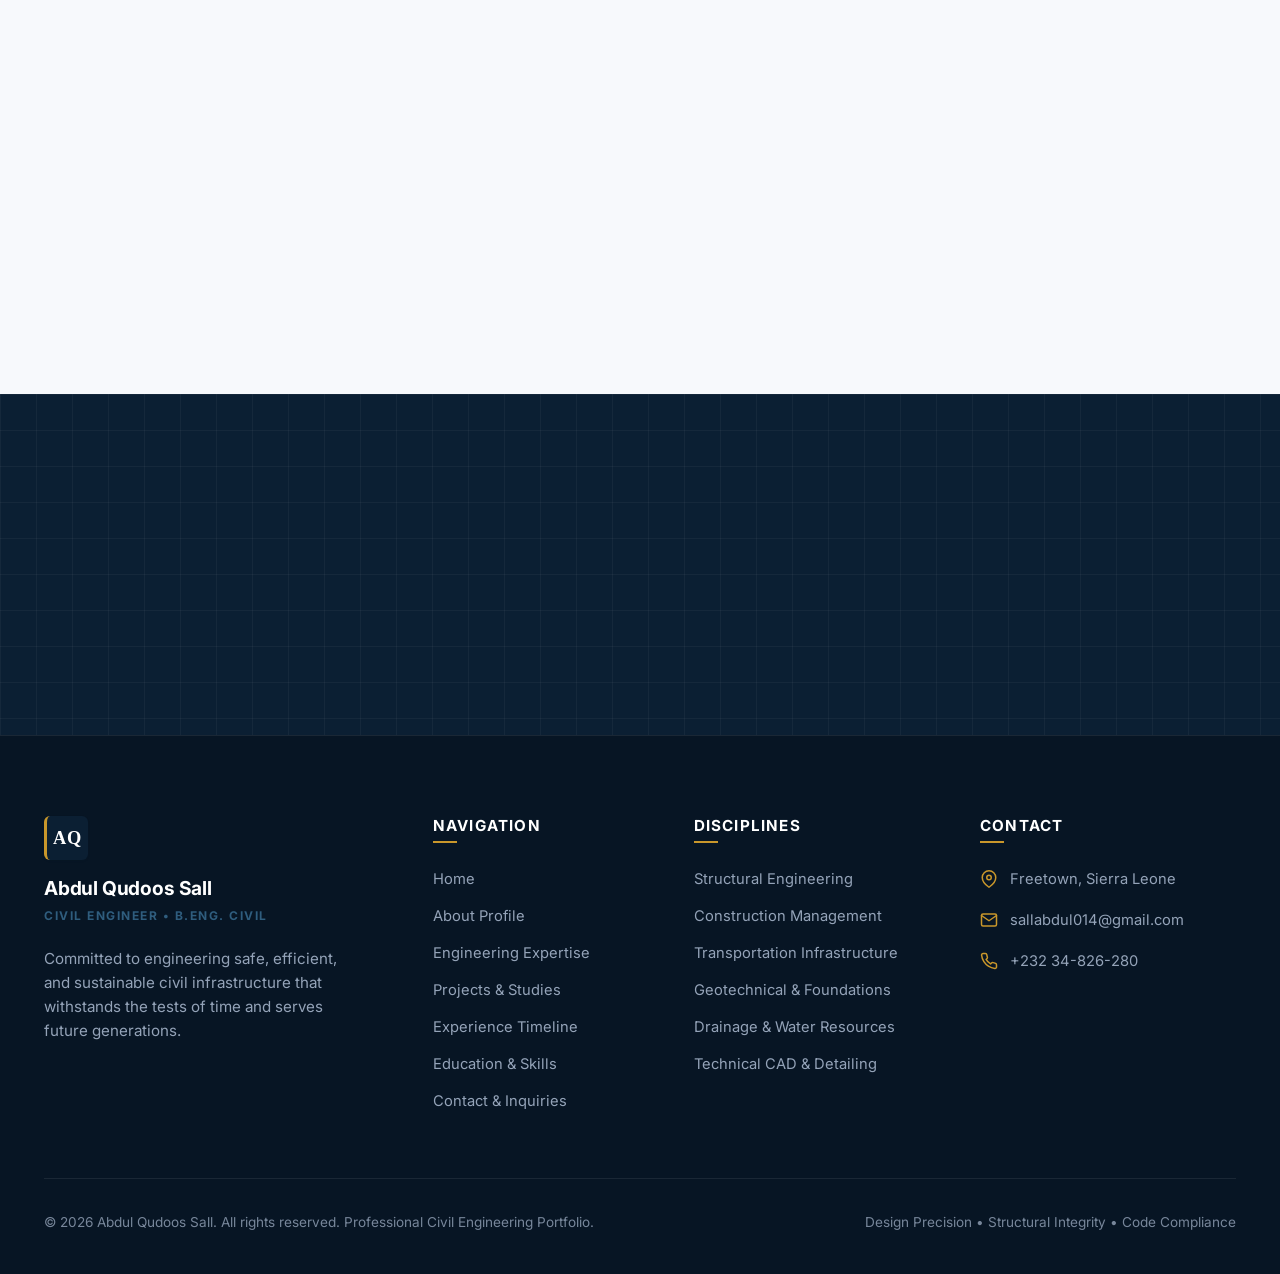
<file: projects.html>
<!DOCTYPE html>
<html lang="en">
<head>
  <meta charset="UTF-8">
  <meta name="viewport" content="width=device-width, initial-scale=1.0">
  <meta http-equiv="X-UA-Compatible" content="ie=edge">
  
  <title>Engineering Projects — Abdul Qudoos Sall | Structural & Civil Case Studies</title>
  <meta name="description" content="Portfolio of civil engineering projects and technical case studies by Abdul Qudoos Sall: commercial structural analysis, road rehabilitation, residential modeling, and municipal drainage.">
  <meta name="keywords" content="Civil Engineering Projects, Structural Design Case Studies, Road Rehabilitation, Freetown Infrastructure, AutoCAD Projects, ETABS Case Study">
  <meta name="author" content="Abdul Qudoos Sall">
  
  <!-- Open Graph -->
  <meta property="og:title" content="Engineering Projects — Abdul Qudoos Sall">
  <meta property="og:description" content="Explore structural designs, transportation alignments, and civil infrastructure case studies.">
  <meta property="og:type" content="website">

  <!-- Google Fonts -->
  <link rel="preconnect" href="https://fonts.googleapis.com">
  <link rel="preconnect" href="https://fonts.gstatic.com" crossorigin>
  <link href="https://fonts.googleapis.com/css2?family=Inter:wght@300;400;500;600;700;800&family=JetBrains+Mono:wght@400;500;600&display=swap" rel="stylesheet">

  <!-- Favicons & App Icons (Official AQS Emblem) -->
  <link rel="icon" type="image/png" sizes="32x32" href="images/favicon-32x32.png">
  <link rel="icon" type="image/png" sizes="16x16" href="images/favicon-16x16.png">
  <link rel="icon" type="image/png" href="images/favicon.png">
  <link rel="shortcut icon" href="favicon.ico">
  <link rel="apple-touch-icon" sizes="180x180" href="images/apple-touch-icon.png">

  <!-- Master Stylesheet -->
  <link rel="stylesheet" href="css/style.css">
</head>
<body>
  <!-- AQS Branded Page Transition Layer (Deliberate & Architectural) -->
  <div id="aqs-page-transition" class="aqs-page-transition is-active" aria-hidden="true">
    <div class="aqs-transition-curtain"></div>
    <div class="aqs-transition-grid"></div>
    <div class="aqs-transition-content">
      <div class="aqs-transition-glow"></div>
      <div class="aqs-transition-emblem">
        <div class="aqs-logo-badge-wrap">
          <img src="images/favicon.png" alt="AQS Logo — Abdul Qudoos Sall" class="aqs-transition-logo-img" width="112" height="112">
        </div>
        <div class="aqs-transition-line"></div>
        <span class="aqs-logo-tagline">Civil Engineering</span>
      </div>
    </div>
  </div>

  <!-- Ambient Animated Engineering Background Layer (Sophisticated & Lively) -->
  <div class="engineering-bg-layer" aria-hidden="true">
    <div class="engineering-bg-mesh"></div>
    <div class="engineering-bg-grid"></div>
    <canvas id="engineering-bg-canvas"></canvas>
    <div class="ambient-orb ambient-orb-1"></div>
    <div class="ambient-orb ambient-orb-2"></div>
    <div class="ambient-orb ambient-orb-3"></div>
    <div class="ambient-orb ambient-orb-4"></div>
  </div>

  <!-- Skip Link -->
  <a href="#main-content" class="skip-link">Skip to main content</a>

  <!-- Global Header -->
  <header class="site-header" id="header">
    <div class="container header-inner">
      <a href="index.html" class="brand-link" aria-label="Abdul Qudoos Sall — Homepage">
        <div class="brand-monogram">
          <img src="images/favicon.png" alt="AQS Logo" class="brand-monogram-img" width="40" height="40">
        </div>
        <div class="brand-text">
          <span class="brand-name">Abdul Qudoos Sall</span>
          <span class="brand-title">Civil Engineer</span>
        </div>
      </a>

      <nav class="main-nav" id="main-nav" aria-label="Main Navigation">
        <ul class="nav-list">
          <li><a href="index.html" class="nav-link">Home</a></li>
          <li><a href="about.html" class="nav-link">About</a></li>
          <li><a href="expertise.html" class="nav-link">Expertise</a></li>
          <li><a href="projects.html" class="nav-link active" aria-current="page">Projects</a></li>
          <li><a href="experience.html" class="nav-link">Experience</a></li>
          <li><a href="education.html" class="nav-link">Education</a></li>
          <li><a href="contact.html" class="nav-link">Contact</a></li>
        </ul>

        <div class="nav-actions">
          <a href="contact.html" class="btn btn-primary btn-sm">Get in Touch</a>
        </div>
      </nav>

      <button class="mobile-toggle" id="mobile-toggle" aria-label="Open navigation menu" aria-expanded="false" aria-controls="main-nav">
        <svg viewBox="0 0 24 24" fill="none" stroke="currentColor" stroke-width="2" stroke-linecap="round" stroke-linejoin="round" aria-hidden="true">
          <line x1="3" y1="12" x2="21" y2="12"></line>
          <line x1="3" y1="6" x2="21" y2="6"></line>
          <line x1="3" y1="18" x2="21" y2="18"></line>
        </svg>
      </button>
    </div>
  </header>

  <!-- Main Content -->
  <main id="main-content">
    <!-- Subpage Hero Banner -->
    <section class="page-hero engineering-grid-bg" aria-labelledby="projects-hero-title">
      <div class="container">
        <nav class="breadcrumb-nav" aria-label="Breadcrumb">
          <a href="index.html">Home</a>
          <span class="breadcrumb-separator">/</span>
          <span class="breadcrumb-current">Projects</span>
        </nav>
        <span class="label-technical gold-text">ENGINEERING PORTFOLIO & CASE STUDIES</span>
        <h1 class="page-hero-title" id="projects-hero-title">Civil & Structural Projects</h1>
        <p class="page-hero-subtitle">
          Demonstrated engineering execution covering multi-storey reinforced concrete designs, highway rehabilitation, municipal drainage improvements, and geotechnical slope stability.
        </p>
      </div>
    </section>

    <!-- Projects Portfolio with Interactive Filter Tabs -->
    <section class="section-padding" aria-label="Projects Filter and Gallery">
      <div class="container">
        <!-- Filter Tabs -->
        <div class="filter-tabs-wrapper reveal-fade" role="tablist" aria-label="Project Disciplines Filter">
          <button type="button" class="filter-btn active" data-filter="all" role="tab" aria-selected="true">
            All Projects (6)
          </button>
          <button type="button" class="filter-btn" data-filter="structural" role="tab" aria-selected="false">
            Structural (2)
          </button>
          <button type="button" class="filter-btn" data-filter="transportation" role="tab" aria-selected="false">
            Transportation (1)
          </button>
          <button type="button" class="filter-btn" data-filter="geotechnical" role="tab" aria-selected="false">
            Geotechnical (1)
          </button>
          <button type="button" class="filter-btn" data-filter="water" role="tab" aria-selected="false">
            Water & Drainage (1)
          </button>
          <button type="button" class="filter-btn" data-filter="cad" role="tab" aria-selected="false">
            CAD & BIM (1)
          </button>
        </div>

        <!-- Projects Grid -->
        <div class="projects-grid" id="projects-container">
          <!-- Project 1: Riverside Commercial Complex -->
          <article class="card project-card project-item reveal-fade" data-category="structural">
            <div class="project-card-image-wrap">
              <span class="badge badge-gold project-card-badge">Structural Engineering</span>
              <span class="project-card-year">2025</span>
              <img 
                src="images/projects/project-commercial.jpg" 
                alt="Riverside Commercial Complex structural frame" 
                loading="lazy"
                width="400" 
                height="230"
              >
            </div>
            <div class="project-card-content">
              <div class="project-meta-line">
                <span class="project-location">
                  <svg viewBox="0 0 24 24" fill="none" stroke="currentColor" stroke-width="2" stroke-linecap="round" stroke-linejoin="round" aria-hidden="true">
                    <path d="M21 10c0 7-9 13-9 13s-9-6-9-13a9 9 0 0 1 18 0z"></path>
                    <circle cx="12" cy="10" r="3"></circle>
                  </svg>
                  Freetown, Sierra Leone
                </span>
                <span class="badge badge-navy">Commercial</span>
              </div>
              <h3>Riverside Commercial Complex</h3>
              <p>Structural analysis, RC moment-resisting frame design, and shear core placement for a multi-storey commercial complex with strict urban footprint constraints.</p>
              <div style="display: flex; gap: 0.4rem; flex-wrap: wrap; margin-bottom: 1.5rem;">
                <span class="badge">AutoCAD</span>
                <span class="badge">ETABS</span>
                <span class="badge">SAP2000</span>
                <span class="badge">Revit</span>
              </div>
              <button type="button" class="btn btn-primary btn-sm" data-case-study-trigger="riverside-commercial">
                View Full Technical Case Study
                <svg viewBox="0 0 24 24" fill="none" stroke="currentColor" stroke-width="2" stroke-linecap="round" stroke-linejoin="round" aria-hidden="true">
                  <line x1="5" y1="12" x2="19" y2="12"></line>
                  <polyline points="12 5 19 12 12 19"></polyline>
                </svg>
              </button>
            </div>
          </article>

          <!-- Project 2: Urban Road Rehabilitation -->
          <article class="card project-card project-item reveal-fade" data-category="transportation">
            <div class="project-card-image-wrap">
              <span class="badge badge-gold project-card-badge">Transportation</span>
              <span class="project-card-year">2024</span>
              <img 
                src="images/projects/project-transportation.jpg" 
                alt="Urban Road Rehabilitation and drainage works" 
                loading="lazy"
                width="400" 
                height="230"
              >
            </div>
            <div class="project-card-content">
              <div class="project-meta-line">
                <span class="project-location">
                  <svg viewBox="0 0 24 24" fill="none" stroke="currentColor" stroke-width="2" stroke-linecap="round" stroke-linejoin="round" aria-hidden="true">
                    <path d="M21 10c0 7-9 13-9 13s-9-6-9-13a9 9 0 0 1 18 0z"></path>
                    <circle cx="12" cy="10" r="3"></circle>
                  </svg>
                  Freetown, Sierra Leone
                </span>
                <span class="badge badge-navy">Highway Corridor</span>
              </div>
              <h3>Urban Road Rehabilitation</h3>
              <p>Geometric alignment redesign, flexible pavement cross-section overhaul, and roadside trapezoidal drainage channel upgrading along a high-volume transit corridor.</p>
              <div style="display: flex; gap: 0.4rem; flex-wrap: wrap; margin-bottom: 1.5rem;">
                <span class="badge">Civil 3D</span>
                <span class="badge">AutoCAD</span>
                <span class="badge">SketchUp</span>
              </div>
              <button type="button" class="btn btn-primary btn-sm" data-case-study-trigger="urban-road">
                View Full Technical Case Study
                <svg viewBox="0 0 24 24" fill="none" stroke="currentColor" stroke-width="2" stroke-linecap="round" stroke-linejoin="round" aria-hidden="true">
                  <line x1="5" y1="12" x2="19" y2="12"></line>
                  <polyline points="12 5 19 12 12 19"></polyline>
                </svg>
              </button>
            </div>
          </article>

          <!-- Project 3: Modern Residential Development -->
          <article class="card project-card project-item reveal-fade" data-category="structural">
            <div class="project-card-image-wrap">
              <span class="badge badge-gold project-card-badge">Structural Design</span>
              <span class="project-card-year">2024</span>
              <img 
                src="images/projects/project-residential.jpg" 
                alt="Modern Residential structural framing" 
                loading="lazy"
                width="400" 
                height="230"
              >
            </div>
            <div class="project-card-content">
              <div class="project-meta-line">
                <span class="project-location">
                  <svg viewBox="0 0 24 24" fill="none" stroke="currentColor" stroke-width="2" stroke-linecap="round" stroke-linejoin="round" aria-hidden="true">
                    <path d="M21 10c0 7-9 13-9 13s-9-6-9-13a9 9 0 0 1 18 0z"></path>
                    <circle cx="12" cy="10" r="3"></circle>
                  </svg>
                  Sierra Leone
                </span>
                <span class="badge badge-navy">Residential</span>
              </div>
              <h3>Modern Residential Development</h3>
              <p>Comprehensive structural planning, two-way floor slab deflection checks, standardized beam-column connections, and technical execution drawings for multi-family units.</p>
              <div style="display: flex; gap: 0.4rem; flex-wrap: wrap; margin-bottom: 1.5rem;">
                <span class="badge">STAAD.Pro</span>
                <span class="badge">AutoCAD</span>
                <span class="badge">Revit</span>
              </div>
              <button type="button" class="btn btn-primary btn-sm" data-case-study-trigger="modern-residential">
                View Full Technical Case Study
                <svg viewBox="0 0 24 24" fill="none" stroke="currentColor" stroke-width="2" stroke-linecap="round" stroke-linejoin="round" aria-hidden="true">
                  <line x1="5" y1="12" x2="19" y2="12"></line>
                  <polyline points="12 5 19 12 12 19"></polyline>
                </svg>
              </button>
            </div>
          </article>

          <!-- Project 4: Municipal Stormwater & Drainage Upgrade -->
          <article class="card project-card project-item reveal-fade" data-category="water">
            <div class="project-card-image-wrap">
              <span class="badge badge-gold project-card-badge">Water & Drainage</span>
              <span class="project-card-year">2024</span>
              <img 
                src="images/projects/project-drainage.jpg" 
                alt="Municipal stormwater drainage upgrade" 
                loading="lazy"
                width="400" 
                height="230"
              >
            </div>
            <div class="project-card-content">
              <div class="project-meta-line">
                <span class="project-location">
                  <svg viewBox="0 0 24 24" fill="none" stroke="currentColor" stroke-width="2" stroke-linecap="round" stroke-linejoin="round" aria-hidden="true">
                    <path d="M21 10c0 7-9 13-9 13s-9-6-9-13a9 9 0 0 1 18 0z"></path>
                    <circle cx="12" cy="10" r="3"></circle>
                  </svg>
                  Freetown, Sierra Leone
                </span>
                <span class="badge badge-navy">Hydraulics</span>
              </div>
              <h3>Municipal Stormwater & Drainage Upgrade</h3>
              <p>Catchment runoff modeling, culvert hydraulic sizing, and open-channel gradient optimization mitigating seasonal flash-flooding across high-density urban wards.</p>
              <div style="display: flex; gap: 0.4rem; flex-wrap: wrap; margin-bottom: 1.5rem;">
                <span class="badge">Civil 3D</span>
                <span class="badge">EPA SWMM</span>
                <span class="badge">AutoCAD</span>
              </div>
              <button type="button" class="btn btn-primary btn-sm" data-case-study-trigger="stormwater-drainage">
                View Full Technical Case Study
                <svg viewBox="0 0 24 24" fill="none" stroke="currentColor" stroke-width="2" stroke-linecap="round" stroke-linejoin="round" aria-hidden="true">
                  <line x1="5" y1="12" x2="19" y2="12"></line>
                  <polyline points="12 5 19 12 12 19"></polyline>
                </svg>
              </button>
            </div>
          </article>

          <!-- Project 5: Hillside Foundation & Slope Stabilization -->
          <article class="card project-card project-item reveal-fade" data-category="geotechnical">
            <div class="project-card-image-wrap">
              <span class="badge badge-gold project-card-badge">Geotechnical</span>
              <span class="project-card-year">2023</span>
              <img 
                src="images/projects/project-geotechnical.jpg" 
                alt="Hillside slope stabilization and retaining structures" 
                loading="lazy"
                width="400" 
                height="230"
              >
            </div>
            <div class="project-card-content">
              <div class="project-meta-line">
                <span class="project-location">
                  <svg viewBox="0 0 24 24" fill="none" stroke="currentColor" stroke-width="2" stroke-linecap="round" stroke-linejoin="round" aria-hidden="true">
                    <path d="M21 10c0 7-9 13-9 13s-9-6-9-13a9 9 0 0 1 18 0z"></path>
                    <circle cx="12" cy="10" r="3"></circle>
                  </svg>
                  Western Area, Sierra Leone
                </span>
                <span class="badge badge-navy">Earthworks</span>
              </div>
              <h3>Hillside Foundation & Slope Stabilization</h3>
              <p>Soil borehole log profiling, slope slip-circle factor-of-safety modeling, and cantilevered reinforced concrete retaining wall design with perforated weep drainage.</p>
              <div style="display: flex; gap: 0.4rem; flex-wrap: wrap; margin-bottom: 1.5rem;">
                <span class="badge">GEO5</span>
                <span class="badge">AutoCAD</span>
                <span class="badge">Excel Analysis</span>
              </div>
              <button type="button" class="btn btn-primary btn-sm" data-case-study-trigger="geotechnical-slope">
                View Full Technical Case Study
                <svg viewBox="0 0 24 24" fill="none" stroke="currentColor" stroke-width="2" stroke-linecap="round" stroke-linejoin="round" aria-hidden="true">
                  <line x1="5" y1="12" x2="19" y2="12"></line>
                  <polyline points="12 5 19 12 12 19"></polyline>
                </svg>
              </button>
            </div>
          </article>

          <!-- Project 6: Structural CAD Drafting & Detailing -->
          <article class="card project-card project-item reveal-fade" data-category="cad">
            <div class="project-card-image-wrap">
              <span class="badge badge-gold project-card-badge">CAD & Detailing</span>
              <span class="project-card-year">2023</span>
              <img 
                src="images/projects/project-drafting.jpg" 
                alt="Technical CAD drafting and structural detailing" 
                loading="lazy"
                width="400" 
                height="230"
              >
            </div>
            <div class="project-card-content">
              <div class="project-meta-line">
                <span class="project-location">
                  <svg viewBox="0 0 24 24" fill="none" stroke="currentColor" stroke-width="2" stroke-linecap="round" stroke-linejoin="round" aria-hidden="true">
                    <path d="M21 10c0 7-9 13-9 13s-9-6-9-13a9 9 0 0 1 18 0z"></path>
                    <circle cx="12" cy="10" r="3"></circle>
                  </svg>
                  Freetown, Sierra Leone
                </span>
                <span class="badge badge-navy">Drafting Suite</span>
              </div>
              <h3>Structural CAD Drafting & Detailing</h3>
              <p>Production drawing packages, ISO CAD layering hierarchy, dynamic rebar callout blocks, and coordinated bar bending schedules according to BS 8666.</p>
              <div style="display: flex; gap: 0.4rem; flex-wrap: wrap; margin-bottom: 1.5rem;">
                <span class="badge">AutoCAD Pro</span>
                <span class="badge">Revit BIM</span>
                <span class="badge">BIM 360</span>
              </div>
              <button type="button" class="btn btn-primary btn-sm" data-case-study-trigger="cad-drafting-bim">
                View Full Technical Case Study
                <svg viewBox="0 0 24 24" fill="none" stroke="currentColor" stroke-width="2" stroke-linecap="round" stroke-linejoin="round" aria-hidden="true">
                  <line x1="5" y1="12" x2="19" y2="12"></line>
                  <polyline points="12 5 19 12 12 19"></polyline>
                </svg>
              </button>
            </div>
          </article>
        </div>
      </div>
    </section>

    <!-- Call to Action Banner -->
    <section class="cta-banner engineering-grid-navy" aria-labelledby="projects-cta-heading">
      <div class="container">
        <div class="cta-banner-inner reveal-fade" style="display: flex; justify-content: space-between; align-items: center; flex-wrap: wrap; gap: 2rem;">
          <div style="max-width: 650px;">
            <span class="label-technical gold-text">Technical Engagement</span>
            <h2 id="projects-cta-heading" style="color: var(--color-text-white); margin-bottom: 0.75rem;">Require Custom Structural Modeling or CAD Packages?</h2>
            <p>I am available to assist with engineering documentation, load analyses, and permit-ready drawing production.</p>
          </div>
          <div>
            <a href="contact.html" class="btn btn-accent">
              Contact Engineering Lead
              <svg viewBox="0 0 24 24" fill="none" stroke="currentColor" stroke-width="2" stroke-linecap="round" stroke-linejoin="round" aria-hidden="true">
                <line x1="5" y1="12" x2="19" y2="12"></line>
                <polyline points="12 5 19 12 12 19"></polyline>
              </svg>
            </a>
          </div>
        </div>
      </div>
    </section>
  </main>

  <!-- Global Footer -->
  <footer class="site-footer">
    <div class="container">
      <div class="footer-top">
        <div class="footer-brand">
          <div class="brand-monogram">AQ</div>
          <h3>Abdul Qudoos Sall</h3>
          <div class="footer-role">Civil Engineer • B.Eng. Civil</div>
          <p class="footer-statement">
            Committed to engineering safe, efficient, and sustainable civil infrastructure that withstands the tests of time and serves future generations.
          </p>
        </div>

        <div class="footer-col">
          <h4 class="footer-col-title">Navigation</h4>
          <div class="footer-links">
            <a href="index.html" class="footer-link">Home</a>
            <a href="about.html" class="footer-link">About Profile</a>
            <a href="expertise.html" class="footer-link">Engineering Expertise</a>
            <a href="projects.html" class="footer-link">Projects & Studies</a>
            <a href="experience.html" class="footer-link">Experience Timeline</a>
            <a href="education.html" class="footer-link">Education & Skills</a>
            <a href="contact.html" class="footer-link">Contact & Inquiries</a>
          </div>
        </div>

        <div class="footer-col">
          <h4 class="footer-col-title">Disciplines</h4>
          <div class="footer-links">
            <a href="expertise.html#structural" class="footer-link">Structural Engineering</a>
            <a href="expertise.html#construction" class="footer-link">Construction Management</a>
            <a href="expertise.html#transportation" class="footer-link">Transportation Infrastructure</a>
            <a href="expertise.html#geotechnical" class="footer-link">Geotechnical & Foundations</a>
            <a href="expertise.html#water" class="footer-link">Drainage & Water Resources</a>
            <a href="expertise.html#cad" class="footer-link">Technical CAD & Detailing</a>
          </div>
        </div>

        <div class="footer-col">
          <h4 class="footer-col-title">Contact</h4>
          <div class="footer-contact-item">
            <svg viewBox="0 0 24 24" fill="none" stroke="currentColor" stroke-width="2" stroke-linecap="round" stroke-linejoin="round" aria-hidden="true">
              <path d="M21 10c0 7-9 13-9 13s-9-6-9-13a9 9 0 0 1 18 0z"></path>
              <circle cx="12" cy="10" r="3"></circle>
            </svg>
            <span>Freetown, Sierra Leone</span>
          </div>

          <div class="footer-contact-item">
            <svg viewBox="0 0 24 24" fill="none" stroke="currentColor" stroke-width="2" stroke-linecap="round" stroke-linejoin="round" aria-hidden="true">
              <path d="M4 4h16c1.1 0 2 .9 2 2v12c0 1.1-.9 2-2 2H4c-1.1 0-2-.9-2-2V6c0-1.1.9-2 2-2z"></path>
              <polyline points="22,6 12,13 2,6"></polyline>
            </svg>
            <span><a href="mailto:sallabdul014@gmail.com">sallabdul014@gmail.com</a></span>
          </div>

          <div class="footer-contact-item">
            <svg viewBox="0 0 24 24" fill="none" stroke="currentColor" stroke-width="2" stroke-linecap="round" stroke-linejoin="round" aria-hidden="true">
              <path d="M22 16.92v3a2 2 0 0 1-2.18 2 19.79 19.79 0 0 1-8.63-3.07 19.5 19.5 0 0 1-6-6 19.79 19.79 0 0 1-3.07-8.67A2 2 0 0 1 4.11 2h3a2 2 0 0 1 2 1.72 12.84 12.84 0 0 0 .7 2.81 2 2 0 0 1-.45 2.11L8.09 9.91a16 16 0 0 0 6 6l1.27-1.27a2 2 0 0 1 2.11-.45 12.84 12.84 0 0 0 2.81.7A2 2 0 0 1 22 16.92z"></path>
            </svg>
            <span><a href="tel:+23234826280">+232 34-826-280</a></span>
          </div>
        </div>
      </div>

      <div class="footer-bottom">
        <div>
          &copy; 2026 Abdul Qudoos Sall. All rights reserved. Professional Civil Engineering Portfolio.
        </div>
        <div>
          Design Precision • Structural Integrity • Code Compliance
        </div>
      </div>
    </div>
  </footer>

  <!-- Project Case Study Modal Viewer -->
  <div id="case-study-modal" class="modal-backdrop" role="dialog" aria-modal="true" tabindex="-1" aria-label="Project Case Study Detail">
    <div class="modal-container">
      <button class="modal-close-btn" aria-label="Close case study details">
        <svg viewBox="0 0 24 24" fill="none" stroke="currentColor" stroke-width="2" stroke-linecap="round" stroke-linejoin="round" aria-hidden="true">
          <line x1="18" y1="6" x2="6" y2="18"></line>
          <line x1="6" y1="6" x2="18" y2="18"></line>
        </svg>
      </button>
      <div class="modal-body">
        <!-- Content injected via js/script.js -->
      </div>
    </div>
  </div>

  <!-- Vanilla JavaScript -->
  <script src="js/script.js" defer></script>
</body>
</html>
</file>
<file: css/style.css>
/* ==========================================================================
   ABDUL QUDOOS SALL — PROFESSIONAL CIVIL ENGINEER PORTFOLIO
   Design System & Master Stylesheet
   Pure CSS3 — Modern, Architectural, Clean, Technical Precision
   ========================================================================== */

/* --- 1. CSS Custom Properties (Design Tokens) --- */
:root {
  /* Color Palette */
  --color-primary-navy: #0B1F33;
  --color-navy-dark: #071524;
  --color-navy-light: #153250;
  --color-secondary-steel: #2F5D7E;
  --color-steel-light: #4A7A9E;
  --color-steel-subtle: #EBF2F7;

  --color-bg-offwhite: #F7F9FC;
  --color-bg-white: #FFFFFF;
  --color-bg-alt: #EFF3F8;

  --color-text-dark: #1E293B;
  --color-text-muted: #64748B;
  --color-text-light: #94A3B8;
  --color-text-white: #FFFFFF;

  /* Accent: Used VERY Sparingly */
  --color-accent-gold: #C9972B;
  --color-gold-hover: #B58420;
  --color-gold-subtle: rgba(201, 151, 43, 0.12);

  /* Functional / Validation */
  --color-success: #15803D;
  --color-success-bg: #DCFCE7;
  --color-error: #B91C1C;
  --color-error-bg: #FEE2E2;

  /* Borders & Dividers */
  --border-light: #E2E8F0;
  --border-medium: #CBD5E1;
  --border-navy: rgba(11, 31, 51, 0.15);

  /* Shadows (Sophisticated & Soft) */
  --shadow-sm: 0 1px 3px rgba(11, 31, 51, 0.05);
  --shadow-md: 0 4px 16px rgba(11, 31, 51, 0.06), 0 1px 2px rgba(11, 31, 51, 0.04);
  --shadow-lg: 0 12px 32px rgba(11, 31, 51, 0.09), 0 2px 6px rgba(11, 31, 51, 0.04);
  --shadow-hover: 0 16px 40px rgba(11, 31, 51, 0.12), 0 4px 8px rgba(11, 31, 51, 0.06);

  /* Border Radii */
  --radius-sm: 6px;
  --radius-md: 10px;
  --radius-lg: 14px;
  --radius-xl: 18px;

  /* Typography Hierarchy (Deliberate & Architectural) */
  --font-display: 'Times New Roman', Times, 'Liberation Serif', Georgia, serif;
  --font-body: 'Inter', -apple-system, BlinkMacSystemFont, 'Segoe UI', Roboto, Helvetica, Arial, sans-serif;
  --font-mono: 'JetBrains Mono', 'SFMono-Regular', Consolas, 'Liberation Mono', Menlo, monospace;
  --font-main: var(--font-body);

  /* Transitions */
  --transition-fast: 0.18s cubic-bezier(0.16, 1, 0.3, 1);
  --transition-smooth: 0.28s cubic-bezier(0.16, 1, 0.3, 1);
  --transition-slow: 0.45s cubic-bezier(0.16, 1, 0.3, 1);

  /* Layout */
  --container-max-width: 1240px;
  --header-height: 80px;
}

/* --- Ambient Animated Engineering Background Layer (Highest Priority) --- */
.engineering-bg-layer {
  position: fixed;
  top: 0;
  left: 0;
  width: 100vw;
  height: 100vh;
  pointer-events: none;
  z-index: -1;
  overflow: hidden;
  background-color: var(--color-bg-offwhite);
  background-image:
    radial-gradient(90% 120% at 88% 8%, rgba(225, 236, 245, 0.85) 0%, transparent 60%),
    radial-gradient(85% 100% at 12% 92%, rgba(245, 241, 230, 0.7) 0%, transparent 55%),
    radial-gradient(60% 60% at 50% 50%, rgba(255, 255, 255, 0.6) 0%, transparent 100%);
}

/* Subtle Shifting Ambient Color Mesh */
.engineering-bg-mesh {
  position: absolute;
  inset: -10%;
  width: 120%;
  height: 120%;
  background: radial-gradient(circle at 30% 40%, rgba(47, 93, 126, 0.04) 0%, transparent 50%),
    radial-gradient(circle at 70% 60%, rgba(201, 151, 43, 0.035) 0%, transparent 50%);
  animation: meshDrift 36s ease-in-out infinite alternate;
  pointer-events: none;
}

@keyframes meshDrift {
  0% {
    transform: translate3d(0, 0, 0) rotate(0deg);
  }

  50% {
    transform: translate3d(-3%, 2%, 0) rotate(1.5deg);
  }

  100% {
    transform: translate3d(2%, -3%, 0) rotate(-1.5deg);
  }
}

/* Architectural CAD Coordinate Grid */
.engineering-bg-grid {
  position: absolute;
  inset: 0;
  background-image:
    radial-gradient(circle at 1px 1px, rgba(11, 31, 51, 0.09) 1.2px, transparent 0),
    linear-gradient(to right, rgba(11, 31, 51, 0.024) 1px, transparent 1px),
    linear-gradient(to bottom, rgba(11, 31, 51, 0.024) 1px, transparent 1px);
  background-size: 48px 48px, 48px 48px, 48px 48px;
  opacity: 0.9;
  mask-image: radial-gradient(ellipse at 50% 50%, black 70%, transparent 100%);
  -webkit-mask-image: radial-gradient(ellipse at 50% 50%, black 70%, transparent 100%);
}

/* Canvas for technical structural lines & node drift */
#engineering-bg-canvas {
  position: absolute;
  top: 0;
  left: 0;
  width: 100%;
  height: 100%;
  opacity: 0.75;
}

/* Luminous ambient floating orbs (4-Orb Architectural Constellation) */
.ambient-orb {
  position: absolute;
  border-radius: 50%;
  filter: blur(95px);
  mix-blend-mode: multiply;
  will-change: transform, opacity;
  pointer-events: none;
}

.ambient-orb-1 {
  width: 650px;
  height: 650px;
  top: -140px;
  right: -90px;
  background: radial-gradient(circle, rgba(47, 93, 126, 0.26) 0%, rgba(47, 93, 126, 0.06) 55%, transparent 75%);
  animation: floatOrbOne 28s ease-in-out infinite alternate;
}

.ambient-orb-2 {
  width: 720px;
  height: 720px;
  bottom: -4%;
  left: -150px;
  background: radial-gradient(circle, rgba(201, 151, 43, 0.18) 0%, rgba(201, 151, 43, 0.035) 55%, transparent 75%);
  animation: floatOrbTwo 34s ease-in-out infinite alternate;
}

.ambient-orb-3 {
  width: 520px;
  height: 520px;
  top: 38%;
  right: 10%;
  background: radial-gradient(circle, rgba(21, 50, 80, 0.18) 0%, rgba(74, 122, 158, 0.04) 55%, transparent 75%);
  animation: floatOrbThree 32s ease-in-out infinite alternate;
}

.ambient-orb-4 {
  width: 480px;
  height: 480px;
  top: 18%;
  left: 14%;
  background: radial-gradient(circle, rgba(74, 122, 158, 0.14) 0%, rgba(47, 93, 126, 0.03) 55%, transparent 75%);
  animation: floatOrbFour 38s ease-in-out infinite alternate;
}

@keyframes floatOrbOne {
  0% {
    transform: translate3d(0, 0, 0) scale(1);
    opacity: 0.42;
  }

  50% {
    transform: translate3d(-80px, 95px, 0) scale(1.09);
    opacity: 0.52;
  }

  100% {
    transform: translate3d(60px, 140px, 0) scale(0.95);
    opacity: 0.38;
  }
}

@keyframes floatOrbTwo {
  0% {
    transform: translate3d(0, 0, 0) scale(1);
    opacity: 0.4;
  }

  50% {
    transform: translate3d(95px, -85px, 0) scale(1.1);
    opacity: 0.5;
  }

  100% {
    transform: translate3d(65px, -135px, 0) scale(0.96);
    opacity: 0.36;
  }
}

@keyframes floatOrbThree {
  0% {
    transform: translate3d(0, 0, 0) scale(1);
    opacity: 0.36;
  }

  50% {
    transform: translate3d(-90px, -70px, 0) scale(1.06);
    opacity: 0.46;
  }

  100% {
    transform: translate3d(75px, 75px, 0) scale(0.93);
    opacity: 0.34;
  }
}

@keyframes floatOrbFour {
  0% {
    transform: translate3d(0, 0, 0) scale(0.95);
    opacity: 0.32;
  }

  50% {
    transform: translate3d(70px, 80px, 0) scale(1.08);
    opacity: 0.44;
  }

  100% {
    transform: translate3d(-50px, 110px, 0) scale(1);
    opacity: 0.35;
  }
}

/* --- 2. CSS Reset & Base Rules --- */
*,
*::before,
*::after {
  box-sizing: border-box;
  margin: 0;
  padding: 0;
}

html {
  font-size: 16px;
  scroll-behavior: smooth;
  -webkit-font-smoothing: antialiased;
  -moz-osx-font-smoothing: grayscale;
}

body {
  font-family: var(--font-main);
  background-color: var(--color-bg-offwhite);
  color: var(--color-text-dark);
  line-height: 1.7;
  font-weight: 400;
  overflow-x: hidden;
  display: flex;
  flex-direction: column;
  min-height: 100vh;
  position: relative;
}

img {
  max-width: 100%;
  height: auto;
  display: block;
}

a {
  color: inherit;
  text-decoration: none;
  transition: color var(--transition-fast), border-color var(--transition-fast), opacity var(--transition-fast);
}

button,
input,
textarea,
select {
  font: inherit;
}

ul,
ol {
  list-style: none;
}

/* --- 3. Typography Hierarchy --- */
h1,
h2 {
  font-family: var(--font-display);
  color: var(--color-primary-navy);
  font-weight: 700;
  line-height: 1.2;
  letter-spacing: -0.015em;
}

h3,
h4,
h5,
h6 {
  font-family: var(--font-body);
  color: var(--color-primary-navy);
  font-weight: 700;
  line-height: 1.3;
  letter-spacing: -0.01em;
}

h1 {
  font-size: clamp(2.3rem, 4.4vw, 3.5rem);
  letter-spacing: -0.02em;
  line-height: 1.15;
}

h2 {
  font-size: clamp(1.85rem, 3.2vw, 2.5rem);
  line-height: 1.22;
}

h3 {
  font-size: 1.35rem;
  line-height: 1.35;
}

h4 {
  font-size: 1.15rem;
}

p {
  font-family: var(--font-body);
  color: var(--color-text-dark);
  margin-bottom: 1rem;
}

p:last-child {
  margin-bottom: 0;
}

.text-muted {
  color: var(--color-text-muted);
}

/* Small uppercase label for engineering metadata & overlines */
.label-technical {
  display: inline-flex;
  align-items: center;
  gap: 0.5rem;
  font-size: 0.75rem;
  font-weight: 700;
  text-transform: uppercase;
  letter-spacing: 1.6px;
  color: var(--color-secondary-steel);
  margin-bottom: 0.85rem;
}

.label-technical::before {
  content: '';
  display: inline-block;
  width: 12px;
  height: 2px;
  background-color: var(--color-accent-gold);
}

.label-technical.gold-text {
  color: var(--color-accent-gold);
}

.label-technical.gold-text::before {
  background-color: var(--color-accent-gold);
}

/* --- 4. Layout Container & Section Utilities --- */
.container {
  width: 100%;
  max-width: var(--container-max-width);
  margin-left: auto;
  margin-right: auto;
  padding-left: 1.5rem;
  padding-right: 1.5rem;
}

.section-padding {
  padding-top: 5.5rem;
  padding-bottom: 5.5rem;
}

.section-padding-sm {
  padding-top: 3.5rem;
  padding-bottom: 3.5rem;
}

.section-header {
  margin-bottom: 3.5rem;
}

.section-header.text-center {
  text-align: center;
  max-width: 720px;
  margin-left: auto;
  margin-right: auto;
}

.section-header h2 {
  margin-top: 0.4rem;
  margin-bottom: 1rem;
}

.section-header p {
  font-size: 1.1rem;
  color: var(--color-text-muted);
  line-height: 1.6;
}

/* Technical Subtle Grid Accents */
.engineering-grid-bg {
  background-image:
    linear-gradient(to right, rgba(11, 31, 51, 0.04) 1px, transparent 1px),
    linear-gradient(to bottom, rgba(11, 31, 51, 0.04) 1px, transparent 1px);
  background-size: 32px 32px;
}

.engineering-grid-navy {
  background-color: var(--color-primary-navy);
  background-image:
    linear-gradient(to right, rgba(255, 255, 255, 0.04) 1px, transparent 1px),
    linear-gradient(to bottom, rgba(255, 255, 255, 0.04) 1px, transparent 1px);
  background-size: 36px 36px;
  color: var(--color-text-white);
}

/* --- 5. Buttons & Links --- */
.btn {
  display: inline-flex;
  align-items: center;
  justify-content: center;
  gap: 0.6rem;
  font-weight: 600;
  font-size: 0.95rem;
  padding: 0.82rem 1.65rem;
  border-radius: var(--radius-md);
  border: 1px solid transparent;
  cursor: pointer;
  transition: all var(--transition-smooth);
  text-decoration: none;
  white-space: nowrap;
  letter-spacing: 0.01em;
}

.btn svg {
  width: 18px;
  height: 18px;
  transition: transform var(--transition-fast);
}

.btn:hover svg {
  transform: translateX(3px);
}

.btn-primary {
  background-color: var(--color-primary-navy);
  color: var(--color-text-white);
  border-color: var(--color-primary-navy);
  box-shadow: var(--shadow-sm);
}

.btn-primary:hover {
  background-color: var(--color-secondary-steel);
  border-color: var(--color-secondary-steel);
  color: var(--color-text-white);
  box-shadow: var(--shadow-md);
  transform: translateY(-2px);
}

.btn-secondary {
  background-color: var(--color-bg-white);
  color: var(--color-primary-navy);
  border-color: var(--border-medium);
}

.btn-secondary:hover {
  border-color: var(--color-primary-navy);
  background-color: var(--color-bg-offwhite);
  color: var(--color-primary-navy);
  transform: translateY(-2px);
}

.btn-outline-white {
  background-color: transparent;
  color: var(--color-text-white);
  border-color: rgba(255, 255, 255, 0.35);
}

.btn-outline-white:hover {
  background-color: var(--color-text-white);
  color: var(--color-primary-navy);
  border-color: var(--color-text-white);
  transform: translateY(-2px);
}

.btn-accent {
  background-color: var(--color-accent-gold);
  color: var(--color-text-white);
  border-color: var(--color-accent-gold);
}

.btn-accent:hover {
  background-color: var(--color-gold-hover);
  border-color: var(--color-gold-hover);
  transform: translateY(-2px);
}

.btn-sm {
  padding: 0.55rem 1.15rem;
  font-size: 0.85rem;
  border-radius: var(--radius-sm);
}

.link-arrow {
  display: inline-flex;
  align-items: center;
  gap: 0.45rem;
  font-weight: 600;
  font-size: 0.92rem;
  color: var(--color-secondary-steel);
}

.link-arrow svg {
  width: 16px;
  height: 16px;
  transition: transform var(--transition-fast);
}

.link-arrow:hover {
  color: var(--color-primary-navy);
}

.link-arrow:hover svg {
  transform: translateX(4px);
}

/* Badge tags */
.badge {
  display: inline-flex;
  align-items: center;
  padding: 0.28rem 0.65rem;
  font-size: 0.74rem;
  font-weight: 600;
  text-transform: uppercase;
  letter-spacing: 0.8px;
  border-radius: var(--radius-sm);
  background-color: var(--color-steel-subtle);
  color: var(--color-secondary-steel);
  border: 1px solid rgba(47, 93, 126, 0.15);
}

.badge-gold {
  background-color: var(--color-gold-subtle);
  color: var(--color-accent-gold);
  border-color: rgba(201, 151, 43, 0.25);
}

.badge-navy {
  background-color: rgba(11, 31, 51, 0.08);
  color: var(--color-primary-navy);
  border-color: rgba(11, 31, 51, 0.18);
}

/* Placeholder Note Badge */
.placeholder-tag {
  display: inline-flex;
  align-items: center;
  gap: 0.35rem;
  font-size: 0.72rem;
  font-weight: 500;
  background: #FEF3C7;
  color: #92400E;
  padding: 0.2rem 0.55rem;
  border-radius: var(--radius-sm);
  border: 1px solid #FCD34D;
}

/* --- 6. Global Header & Navigation --- */
.site-header {
  position: sticky;
  top: 0;
  left: 0;
  right: 0;
  z-index: 1000;
  background-color: var(--color-bg-white);
  border-bottom: 1px solid var(--border-light);
  height: var(--header-height);
  transition: all var(--transition-smooth);
}

.site-header.nav-scrolled {
  box-shadow: 0 4px 20px rgba(11, 31, 51, 0.08);
  background-color: rgba(255, 255, 255, 0.96);
  backdrop-filter: blur(10px);
  height: 72px;
}

.header-inner {
  display: flex;
  align-items: center;
  justify-content: space-between;
  height: 100%;
}

/* Brand Logo Layout */
.brand-link {
  display: flex;
  align-items: center;
  gap: 0.85rem;
  text-decoration: none;
}

.brand-monogram {
  font-family: var(--font-display);
  width: 44px;
  height: 44px;
  background-color: var(--color-primary-navy);
  color: var(--color-text-white);
  display: flex;
  align-items: center;
  justify-content: center;
  font-weight: 700;
  font-size: 1.15rem;
  letter-spacing: 0.04em;
  border-radius: var(--radius-sm);
  border-left: 3px solid var(--color-accent-gold);
  flex-shrink: 0;
  box-shadow: var(--shadow-sm);
  transition: transform var(--transition-fast), box-shadow var(--transition-fast);
  overflow: hidden;
  padding: 2px;
}

.brand-monogram-img {
  width: 100%;
  height: 100%;
  object-fit: cover;
  border-radius: calc(var(--radius-sm) - 2px);
  display: block;
}

.brand-link:hover .brand-monogram {
  transform: translateY(-2px);
  box-shadow: 0 4px 14px rgba(11, 31, 51, 0.18);
}

.brand-text {
  display: flex;
  flex-direction: column;
}

.brand-name {
  font-family: var(--font-display);
  font-size: 1.08rem;
  font-weight: 700;
  color: var(--color-primary-navy);
  letter-spacing: 0.01em;
  line-height: 1.2;
}

.brand-title {
  font-family: var(--font-body);
  font-size: 0.72rem;
  font-weight: 600;
  text-transform: uppercase;
  letter-spacing: 1.4px;
  color: var(--color-secondary-steel);
}

/* Nav Menu */
.main-nav {
  display: flex;
  align-items: center;
}

.nav-list {
  display: flex;
  align-items: center;
  gap: 1.75rem;
}

.nav-link {
  font-family: var(--font-body);
  font-size: 0.92rem;
  font-weight: 500;
  color: var(--color-text-dark);
  position: relative;
  padding: 0.45rem 0;
  transition: color var(--transition-fast);
}

.nav-link::after {
  content: '';
  position: absolute;
  bottom: 0;
  left: 0;
  width: 0;
  height: 2px;
  background-color: var(--color-accent-gold);
  transition: width var(--transition-fast);
}

.nav-link:hover {
  color: var(--color-primary-navy);
}

.nav-link:hover::after {
  width: 100%;
}

.nav-link.active {
  color: var(--color-primary-navy);
  font-weight: 600;
}

.nav-link.active::after {
  width: 100%;
  background-color: var(--color-accent-gold);
}

.nav-actions {
  display: flex;
  align-items: center;
  margin-left: 2rem;
}

/* Mobile Hamburger Toggle */
.mobile-toggle {
  display: none;
  background: transparent;
  border: 1px solid var(--border-medium);
  border-radius: var(--radius-sm);
  padding: 0.55rem;
  cursor: pointer;
  color: var(--color-primary-navy);
}

.mobile-toggle svg {
  width: 24px;
  height: 24px;
  display: block;
}

/* --- 7. Hero Section (Home Page) --- */
.hero-section {
  position: relative;
  padding-top: 4.5rem;
  padding-bottom: 5.5rem;
  background: linear-gradient(175deg, #FFFFFF 0%, var(--color-bg-offwhite) 100%);
  border-bottom: 1px solid var(--border-light);
  overflow: hidden;
}

.hero-grid {
  display: grid;
  grid-template-columns: 1.15fr 0.95fr;
  gap: 4rem;
  align-items: center;
}

.hero-content {
  position: relative;
  z-index: 2;
}

/* --- Hero Animated Moving Gradient Flow --- */
#hero-heading,
.hero-gradient-flow {
  font-family: var(--font-display);
  font-weight: 700;
  background: linear-gradient(110deg,
      #071524 0%,
      #0B1F33 16%,
      #173B5C 32%,
      #2F5D7E 46%,
      #C9972B 60%,
      #D4A843 68%,
      #2F5D7E 78%,
      #153250 88%,
      #071524 100%);
  background-size: 280% 100%;
  -webkit-background-clip: text;
  -webkit-text-fill-color: transparent;
  background-clip: text;
  color: var(--color-primary-navy);
  animation: heroGradientFlow 8s cubic-bezier(0.4, 0, 0.6, 1) infinite alternate;
  display: inline-block;
  margin-bottom: 1.15rem;
  letter-spacing: -0.015em;
  line-height: 1.15;
}

@keyframes heroGradientFlow {
  0% {
    background-position: 0% 50%;
  }

  50% {
    background-position: 100% 50%;
  }

  100% {
    background-position: 0% 50%;
  }
}

.hero-subtitle {
  font-size: 1.15rem;
  color: var(--color-text-muted);
  line-height: 1.65;
  margin-bottom: 2rem;
  max-width: 540px;
}

.hero-cta-group {
  display: flex;
  align-items: center;
  gap: 1rem;
  flex-wrap: wrap;
}

/* Technical Image Container with Engineering Accents */
.hero-visual-wrapper {
  position: relative;
  z-index: 1;
}

.hero-image-card {
  position: relative;
  border-radius: var(--radius-lg);
  overflow: hidden;
  box-shadow: var(--shadow-lg);
  border: 1px solid var(--border-light);
  background-color: var(--color-bg-white);
}

.hero-img {
  width: 100%;
  height: 440px;
  object-fit: cover;
  display: block;
  transition: transform var(--transition-slow);
}

.hero-image-card:hover .hero-img {
  transform: scale(1.02);
}

/* Technical Overlay Markers */
.tech-coordinate-badge {
  position: absolute;
  top: 16px;
  right: 16px;
  background-color: rgba(11, 31, 51, 0.85);
  backdrop-filter: blur(8px);
  color: var(--color-text-white);
  padding: 0.4rem 0.75rem;
  border-radius: var(--radius-sm);
  font-family: var(--font-mono);
  font-size: 0.7rem;
  letter-spacing: 0.5px;
  border-left: 2px solid var(--color-accent-gold);
  z-index: 3;
}

/* Floating Technical Spec Card */
.hero-floating-card {
  position: absolute;
  bottom: -24px;
  left: -24px;
  background-color: var(--color-bg-white);
  border: 1px solid var(--border-light);
  padding: 1.25rem 1.5rem;
  border-radius: var(--radius-md);
  box-shadow: var(--shadow-lg);
  max-width: 290px;
  z-index: 4;
}

.floating-card-title {
  font-size: 0.72rem;
  font-weight: 700;
  text-transform: uppercase;
  letter-spacing: 1.2px;
  color: var(--color-secondary-steel);
  margin-bottom: 0.45rem;
  display: flex;
  align-items: center;
  gap: 0.4rem;
}

.floating-card-title::before {
  content: '';
  display: inline-block;
  width: 8px;
  height: 8px;
  background-color: var(--color-accent-gold);
  border-radius: 50%;
}

.floating-card-items {
  font-size: 0.88rem;
  font-weight: 600;
  color: var(--color-primary-navy);
  line-height: 1.4;
}

/* --- 8. Statistics Section --- */
.stats-section {
  background-color: var(--color-primary-navy);
  color: var(--color-text-white);
  padding: 3.5rem 0;
  border-bottom: 1px solid rgba(255, 255, 255, 0.1);
  position: relative;
}

.stats-grid {
  display: grid;
  grid-template-columns: repeat(4, 1fr);
  gap: 2rem;
}

.stat-item {
  padding: 1rem;
  border-left: 1px solid rgba(255, 255, 255, 0.15);
  position: relative;
}

.stat-item:first-child {
  border-left: 3px solid var(--color-accent-gold);
}

.stat-number {
  font-size: clamp(2.2rem, 3.5vw, 3rem);
  font-weight: 800;
  line-height: 1;
  color: var(--color-text-white);
  letter-spacing: -0.02em;
  margin-bottom: 0.4rem;
  display: flex;
  align-items: baseline;
  gap: 0.15rem;
}

.stat-number .stat-accent {
  color: var(--color-accent-gold);
  font-size: 0.7em;
}

.stat-label {
  font-size: 0.95rem;
  font-weight: 500;
  color: var(--color-text-light);
  line-height: 1.35;
}

.stat-note {
  font-size: 0.72rem;
  color: rgba(148, 163, 184, 0.7);
  margin-top: 0.25rem;
  text-transform: uppercase;
  letter-spacing: 0.5px;
}

/* --- 9. About Preview Section (Home) --- */
.about-preview-grid {
  display: grid;
  grid-template-columns: 0.95fr 1.05fr;
  gap: 4rem;
  align-items: center;
}

.about-portrait-card {
  position: relative;
  width: 100%;
  max-width: 440px;
  aspect-ratio: 4 / 5;
  border-radius: 16px;
  overflow: hidden;
  box-shadow: var(--shadow-lg);
  border: 1px solid var(--border-light);
  background-color: var(--color-bg-white);
  margin-left: auto;
  margin-right: auto;
}

.about-portrait-img {
  width: 100%;
  height: 100%;
  object-fit: cover;
  object-position: center 8%;
  display: block;
  transition: transform var(--transition-slow);
}

.about-portrait-card:hover .about-portrait-img {
  transform: scale(1.02);
}

.about-portrait-badge {
  position: absolute;
  bottom: 16px;
  left: 16px;
  right: 16px;
  background: rgba(11, 31, 51, 0.92);
  backdrop-filter: blur(10px);
  padding: 0.9rem 1.15rem;
  border-radius: var(--radius-md);
  color: var(--color-text-white);
  border-left: 3px solid var(--color-accent-gold);
  z-index: 2;
  box-shadow: 0 4px 16px rgba(11, 31, 51, 0.2);
}

.about-portrait-name {
  font-size: 1rem;
  font-weight: 700;
  color: var(--color-text-white);
}

.about-portrait-role {
  font-size: 0.78rem;
  color: var(--color-text-light);
  text-transform: uppercase;
  letter-spacing: 1px;
}

.about-preview-lead {
  font-size: 1.2rem;
  font-weight: 500;
  color: var(--color-primary-navy);
  line-height: 1.6;
  margin-bottom: 1.5rem;
}

.about-preview-body {
  font-size: 1.02rem;
  color: var(--color-text-muted);
  line-height: 1.7;
  margin-bottom: 2rem;
}

/* --- Engineering Pillar Chips (4 Information Containers Overhaul) --- */
.pillar-chips {
  display: grid;
  grid-template-columns: repeat(2, 1fr);
  gap: 1.25rem;
  margin-bottom: 2.5rem;
  perspective: 900px;
}

.pillar-chip {
  display: flex;
  align-items: center;
  gap: 1.15rem;
  padding: 1.25rem 1.35rem;
  background-color: var(--color-bg-white);
  border: 1px solid var(--border-light);
  border-radius: var(--radius-md);
  position: relative;
  overflow: hidden;
  box-shadow: 0 4px 16px rgba(11, 31, 51, 0.05);
  transition: transform 0.4s cubic-bezier(0.16, 1, 0.3, 1),
    box-shadow 0.4s cubic-bezier(0.16, 1, 0.3, 1),
    border-color 0.35s cubic-bezier(0.16, 1, 0.3, 1);
  cursor: default;
  transform-style: preserve-3d;
}

/* Left dynamic gradient accent border with moving beam */
.pillar-chip::before {
  content: '';
  position: absolute;
  top: 0;
  left: 0;
  bottom: 0;
  width: 4px;
  background: linear-gradient(180deg, var(--color-secondary-steel) 0%, var(--color-accent-gold) 50%, var(--color-secondary-steel) 100%);
  background-size: 100% 200%;
  transition: width 0.3s cubic-bezier(0.16, 1, 0.3, 1), opacity 0.3s ease;
  animation: accentPulse 4s ease-in-out infinite alternate;
}

@keyframes accentPulse {
  0% {
    background-position: 0% 0%;
  }

  100% {
    background-position: 0% 100%;
  }
}

/* Moving cursor spotlight glow & light reflection */
.pillar-chip::after {
  content: '';
  position: absolute;
  inset: 0;
  border-radius: inherit;
  background: radial-gradient(280px circle at var(--mouse-x, 50%) var(--mouse-y, 50%), rgba(201, 151, 43, 0.14), transparent 70%);
  opacity: var(--mouse-active, 0);
  transition: opacity 0.3s ease;
  pointer-events: none;
}

.pillar-chip:hover {
  transform: translateY(-8px) scale(1.02) perspective(900px) rotateX(var(--tilt-x, 0deg)) rotateY(var(--tilt-y, 0deg));
  border-color: rgba(47, 93, 126, 0.35);
  box-shadow: 0 20px 38px rgba(11, 31, 51, 0.12), 0 0 0 1px rgba(201, 151, 43, 0.25);
}

.pillar-chip:hover::before {
  width: 6px;
}

.pillar-icon {
  width: 42px;
  height: 42px;
  padding: 8px;
  background-color: var(--color-steel-subtle);
  border-radius: var(--radius-sm);
  color: var(--color-secondary-steel);
  flex-shrink: 0;
  transition: transform 0.4s cubic-bezier(0.16, 1, 0.3, 1),
    background-color 0.35s ease,
    color 0.35s ease,
    box-shadow 0.35s ease;
  transform: translateZ(12px);
}

.pillar-chip:hover .pillar-icon {
  transform: translateZ(20px) scale(1.14) rotate(-5deg);
  background-color: var(--color-primary-navy);
  color: var(--color-accent-gold);
  box-shadow: 0 6px 16px rgba(11, 31, 51, 0.18);
}

.pillar-text {
  font-family: var(--font-body);
  font-size: 0.95rem;
  font-weight: 700;
  color: var(--color-primary-navy);
  letter-spacing: -0.01em;
  line-height: 1.35;
  transform: translateZ(10px);
  transition: color 0.25s ease;
}

.pillar-chip:hover .pillar-text {
  color: var(--color-navy-dark);
}

/* About Page: 4 Core Engineering Principles Containers (Redesigned Premium Interaction) */
.about-principles-grid {
  display: grid;
  grid-template-columns: repeat(2, 1fr);
  gap: 2rem;
  perspective: 1200px;
}

.principle-card {
  position: relative;
  overflow: hidden;
  border: 1px solid var(--border-light);
  border-radius: var(--radius-xl);
  padding: 2.5rem 2.2rem;
  background: linear-gradient(165deg, rgba(255, 255, 255, 0.98) 0%, rgba(247, 249, 252, 0.94) 100%);
  backdrop-filter: blur(10px);
  box-shadow: 0 8px 24px rgba(11, 31, 51, 0.05);
  transition: transform 0.45s cubic-bezier(0.16, 1, 0.3, 1),
    box-shadow 0.45s cubic-bezier(0.16, 1, 0.3, 1),
    border-color 0.35s cubic-bezier(0.16, 1, 0.3, 1);
  transform-style: preserve-3d;
  display: flex;
  flex-direction: column;
}

/* Dynamic animated top & corner border accent */
.principle-card::before {
  content: '';
  position: absolute;
  top: 0;
  left: 0;
  right: 0;
  height: 4px;
  background: linear-gradient(90deg, var(--color-secondary-steel) 0%, var(--color-accent-gold) 50%, var(--color-secondary-steel) 100%);
  background-size: 200% 100%;
  opacity: 0.5;
  transition: opacity 0.35s ease, height 0.35s ease;
  animation: borderBeam 6s linear infinite;
}

/* Interactive cursor spotlight and light reflection sweep */
.principle-card::after {
  content: '';
  position: absolute;
  inset: 0;
  border-radius: inherit;
  background: radial-gradient(360px circle at var(--mouse-x, 50%) var(--mouse-y, 50%), rgba(201, 151, 43, 0.15), transparent 70%);
  opacity: var(--mouse-active, 0);
  transition: opacity 0.3s ease;
  pointer-events: none;
  z-index: 1;
}

.principle-card:hover {
  transform: translateY(-10px) scale(1.018) perspective(1200px) rotateX(var(--tilt-x, 0deg)) rotateY(var(--tilt-y, 0deg));
  border-color: rgba(47, 93, 126, 0.4);
  box-shadow: 0 28px 56px rgba(11, 31, 51, 0.14), 0 0 0 1px rgba(201, 151, 43, 0.35);
  z-index: 4;
}

.principle-card:hover::before {
  opacity: 1;
  height: 5px;
}

.principle-card .expertise-card-icon {
  width: 54px;
  height: 54px;
  border-radius: var(--radius-md);
  background-color: var(--color-steel-subtle);
  color: var(--color-secondary-steel);
  display: flex;
  align-items: center;
  justify-content: center;
  margin-bottom: 1.5rem;
  transition: transform 0.4s cubic-bezier(0.16, 1, 0.3, 1),
    background-color 0.35s ease,
    color 0.35s ease,
    box-shadow 0.35s ease;
  transform: translateZ(16px);
  position: relative;
  z-index: 2;
}

.principle-card:hover .expertise-card-icon {
  transform: translateZ(26px) scale(1.12) rotate(-4deg);
  background-color: var(--color-primary-navy);
  color: var(--color-accent-gold);
  box-shadow: 0 8px 20px rgba(11, 31, 51, 0.2);
}

.principle-card h3 {
  font-family: var(--font-body);
  font-size: 1.3rem;
  margin-bottom: 0.75rem;
  color: var(--color-primary-navy);
  transform: translateZ(14px);
  position: relative;
  z-index: 2;
  transition: color 0.25s ease;
}

.principle-card:hover h3 {
  color: var(--color-navy-dark);
}

.principle-card p {
  font-size: 0.95rem;
  color: var(--color-text-muted);
  line-height: 1.65;
  transform: translateZ(10px);
  position: relative;
  z-index: 2;
}

/* --- 10. Cards Master Design System --- */
.card {
  background-color: var(--color-bg-white);
  border: 1px solid var(--border-light);
  border-radius: var(--radius-lg);
  padding: 2rem;
  box-shadow: var(--shadow-sm);
  transition: transform var(--transition-smooth), box-shadow var(--transition-smooth), border-color var(--transition-smooth);
  position: relative;
  display: flex;
  flex-direction: column;
}

.card:hover {
  transform: translateY(-4px);
  box-shadow: var(--shadow-hover);
  border-color: var(--border-medium);
}

/* Expertise Cards (6 Cards Grid) */
.expertise-grid {
  display: grid;
  grid-template-columns: repeat(3, 1fr);
  gap: 2rem;
}

.expertise-card {
  height: 100%;
}

.expertise-card-icon {
  width: 52px;
  height: 52px;
  border-radius: var(--radius-md);
  background-color: var(--color-steel-subtle);
  color: var(--color-secondary-steel);
  display: flex;
  align-items: center;
  justify-content: center;
  margin-bottom: 1.5rem;
  transition: all var(--transition-smooth);
}

.expertise-card:hover .expertise-card-icon {
  background-color: var(--color-primary-navy);
  color: var(--color-text-white);
}

.expertise-card-icon svg {
  width: 26px;
  height: 26px;
}

.expertise-card h3 {
  margin-bottom: 0.75rem;
}

.expertise-card p {
  font-size: 0.95rem;
  color: var(--color-text-muted);
  line-height: 1.6;
  margin-bottom: 1.5rem;
  flex-grow: 1;
}

/* --- 11. Projects & Case Studies Master System --- */
.projects-grid {
  display: grid;
  grid-template-columns: repeat(3, 1fr);
  gap: 2rem;
}

.project-card {
  padding: 0;
  overflow: hidden;
  position: relative;
  background-color: var(--color-bg-white);
  border: 1px solid var(--border-light);
  border-radius: var(--radius-lg);
  box-shadow: 0 4px 18px rgba(11, 31, 51, 0.06);
  transition: transform 0.4s cubic-bezier(0.16, 1, 0.3, 1),
    box-shadow 0.4s cubic-bezier(0.16, 1, 0.3, 1),
    border-color 0.35s ease;
  transform-style: preserve-3d;
}

/* Subtle architectural top border highlight */
.project-card::before {
  content: '';
  position: absolute;
  top: 0;
  left: 0;
  right: 0;
  height: 3px;
  background: linear-gradient(90deg, var(--color-secondary-steel), var(--color-accent-gold));
  opacity: 0.3;
  z-index: 5;
  transition: opacity 0.35s ease, height 0.35s ease;
}

.project-card:hover {
  transform: translateY(-8px) scale(1.01);
  box-shadow: 0 24px 48px rgba(11, 31, 51, 0.13), 0 0 0 1px rgba(201, 151, 43, 0.25);
  border-color: rgba(47, 93, 126, 0.35);
}

.project-card:hover::before {
  opacity: 1;
  height: 4px;
}

.project-card-image-wrap {
  position: relative;
  height: 230px;
  overflow: hidden;
  background-color: var(--color-primary-navy);
}

/* Technical CAD blueprint overlay on hover */
.project-card-image-wrap::before {
  content: '';
  position: absolute;
  inset: 0;
  background-image:
    linear-gradient(to right, rgba(201, 151, 43, 0.18) 1px, transparent 1px),
    linear-gradient(to bottom, rgba(201, 151, 43, 0.18) 1px, transparent 1px);
  background-size: 24px 24px;
  opacity: 0;
  transition: opacity 0.45s ease;
  z-index: 1;
  pointer-events: none;
}

/* Dynamic light sheen sweep */
.project-card-image-wrap::after {
  content: '';
  position: absolute;
  top: 0;
  left: -120%;
  width: 60%;
  height: 100%;
  background: linear-gradient(90deg, transparent, rgba(255, 255, 255, 0.28), transparent);
  transform: skewX(-25deg);
  transition: left 0.75s ease;
  z-index: 2;
  pointer-events: none;
}

.project-card:hover .project-card-image-wrap::before {
  opacity: 0.65;
}

.project-card:hover .project-card-image-wrap::after {
  left: 150%;
}

.project-card-image-wrap img {
  width: 100%;
  height: 100%;
  object-fit: cover;
  transition: transform 0.65s cubic-bezier(0.16, 1, 0.3, 1), filter 0.65s ease;
}

.project-card:hover .project-card-image-wrap img {
  transform: scale(1.07);
  filter: contrast(1.04) brightness(1.02);
}

.project-card-badge {
  position: absolute;
  top: 14px;
  left: 14px;
  z-index: 3;
  backdrop-filter: blur(8px);
  box-shadow: 0 2px 8px rgba(11, 31, 51, 0.2);
  transition: transform 0.3s ease;
}

.project-card:hover .project-card-badge {
  transform: translateY(-2px);
}

.project-card-year {
  position: absolute;
  bottom: 14px;
  right: 14px;
  background-color: rgba(11, 31, 51, 0.88);
  backdrop-filter: blur(6px);
  color: var(--color-text-white);
  font-family: var(--font-mono);
  font-size: 0.75rem;
  padding: 0.25rem 0.6rem;
  border-radius: var(--radius-sm);
  z-index: 3;
  border-left: 2px solid var(--color-accent-gold);
  box-shadow: 0 2px 8px rgba(11, 31, 51, 0.25);
}

.project-card-content {
  padding: 1.75rem;
  display: flex;
  flex-direction: column;
  flex-grow: 1;
}

.project-meta-line {
  display: flex;
  align-items: center;
  justify-content: space-between;
  margin-bottom: 0.5rem;
  font-size: 0.82rem;
  color: var(--color-text-muted);
}

.project-location {
  display: flex;
  align-items: center;
  gap: 0.35rem;
}

.project-location svg {
  width: 14px;
  height: 14px;
  color: var(--color-secondary-steel);
}

.project-card h3 {
  font-size: 1.22rem;
  margin-bottom: 0.65rem;
  line-height: 1.35;
  transition: color 0.25s ease;
}

.project-card:hover h3 {
  color: var(--color-secondary-steel);
}

.project-card p {
  font-size: 0.92rem;
  color: var(--color-text-muted);
  line-height: 1.6;
  margin-bottom: 1.5rem;
  flex-grow: 1;
}

.project-card .btn {
  transition: all var(--transition-smooth);
}

.project-card:hover .btn-primary {
  background-color: var(--color-secondary-steel);
  border-color: var(--color-secondary-steel);
}

/* Project Filter Tabs (Pure CSS & JS Hook) */
.filter-tabs-wrapper {
  display: flex;
  align-items: center;
  justify-content: center;
  flex-wrap: wrap;
  gap: 0.6rem;
  margin-bottom: 3rem;
}

.filter-btn {
  padding: 0.55rem 1.25rem;
  font-size: 0.88rem;
  font-weight: 600;
  border-radius: var(--radius-sm);
  background-color: var(--color-bg-white);
  border: 1px solid var(--border-medium);
  color: var(--color-text-muted);
  cursor: pointer;
  transition: all var(--transition-fast);
}

.filter-btn:hover {
  border-color: var(--color-primary-navy);
  color: var(--color-primary-navy);
}

.filter-btn.active {
  background-color: var(--color-primary-navy);
  color: var(--color-text-white);
  border-color: var(--color-primary-navy);
}

/* Project Filtering Animation */
.project-item {
  transition: opacity 0.3s ease, transform 0.3s ease;
}

.project-item.is-hidden {
  display: none !important;
}

/* --- 12. Engineering Process (4-Step Flow) --- */
.process-grid {
  display: grid;
  grid-template-columns: repeat(4, 1fr);
  gap: 1.5rem;
  position: relative;
}

.process-step-card {
  background-color: var(--color-bg-white);
  border: 1px solid var(--border-light);
  border-radius: var(--radius-lg);
  padding: 2rem 1.65rem;
  position: relative;
  display: flex;
  flex-direction: column;
}

.process-step-number {
  font-size: 2.2rem;
  font-weight: 800;
  font-family: var(--font-mono);
  color: var(--color-steel-light);
  opacity: 0.35;
  line-height: 1;
  margin-bottom: 0.8rem;
}

.process-step-badge {
  display: inline-block;
  font-size: 0.72rem;
  font-weight: 700;
  letter-spacing: 1.2px;
  color: var(--color-secondary-steel);
  text-transform: uppercase;
  margin-bottom: 0.5rem;
}

.process-step-card h3 {
  font-size: 1.15rem;
  margin-bottom: 0.75rem;
}

.process-step-card p {
  font-size: 0.92rem;
  color: var(--color-text-muted);
  line-height: 1.55;
}

.process-step-card::after {
  content: '';
  position: absolute;
  top: 0;
  left: 2rem;
  width: 40px;
  height: 3px;
  background-color: var(--color-accent-gold);
}

/* --- 13. Professional Timeline (Experience Page) --- */
.timeline-wrapper {
  position: relative;
  max-width: 860px;
  margin: 0 auto;
  padding-left: 2.5rem;
}

.timeline-wrapper::before {
  content: '';
  position: absolute;
  top: 10px;
  bottom: 10px;
  left: 12px;
  width: 2px;
  background: var(--border-medium);
}

.timeline-item {
  position: relative;
  margin-bottom: 3.5rem;
}

.timeline-item:last-child {
  margin-bottom: 0;
}

.timeline-marker {
  position: absolute;
  top: 4px;
  left: -2.5rem;
  width: 24px;
  height: 24px;
  background-color: var(--color-bg-white);
  border: 3px solid var(--color-secondary-steel);
  border-radius: 50%;
  box-shadow: 0 0 0 4px var(--color-bg-offwhite);
  z-index: 2;
  transition: all var(--transition-fast);
}

.timeline-item:hover .timeline-marker {
  border-color: var(--color-accent-gold);
  background-color: var(--color-primary-navy);
}

.timeline-content-card {
  background-color: var(--color-bg-white);
  border: 1px solid var(--border-light);
  border-radius: var(--radius-lg);
  padding: 2.2rem;
  box-shadow: var(--shadow-sm);
  transition: all var(--transition-smooth);
}

.timeline-content-card:hover {
  box-shadow: var(--shadow-md);
  border-color: var(--border-medium);
}

.timeline-header {
  display: flex;
  justify-content: space-between;
  align-items: flex-start;
  flex-wrap: wrap;
  gap: 0.75rem;
  margin-bottom: 0.5rem;
}

.timeline-title {
  font-size: 1.3rem;
  color: var(--color-primary-navy);
}

.timeline-period {
  font-family: var(--font-mono);
  font-size: 0.8rem;
  font-weight: 600;
  color: var(--color-secondary-steel);
  background-color: var(--color-steel-subtle);
  padding: 0.25rem 0.65rem;
  border-radius: var(--radius-sm);
}

.timeline-org {
  font-size: 0.95rem;
  font-weight: 600;
  color: var(--color-secondary-steel);
  margin-bottom: 1.25rem;
  display: flex;
  align-items: center;
  gap: 0.5rem;
}

.timeline-responsibilities {
  margin: 1rem 0 1.25rem 0;
}

.timeline-responsibilities li {
  position: relative;
  padding-left: 1.4rem;
  margin-bottom: 0.65rem;
  font-size: 0.95rem;
  color: var(--color-text-dark);
  line-height: 1.6;
}

.timeline-responsibilities li::before {
  content: '▸';
  position: absolute;
  left: 0;
  color: var(--color-accent-gold);
  font-size: 1rem;
  line-height: 1.5;
}

/* --- 14. Education & Technical Skills (Education Page) --- */
.education-hero-card {
  background-color: var(--color-bg-white);
  border: 1px solid var(--border-light);
  border-left: 4px solid var(--color-accent-gold);
  border-radius: var(--radius-lg);
  padding: 2.5rem;
  box-shadow: var(--shadow-sm);
  margin-bottom: 3.5rem;
}

.coursework-grid {
  display: grid;
  grid-template-columns: repeat(3, 1fr);
  gap: 1.25rem;
  margin-top: 1.5rem;
}

.course-item {
  background-color: var(--color-bg-offwhite);
  border: 1px solid var(--border-light);
  border-radius: var(--radius-sm);
  padding: 1rem 1.25rem;
  display: flex;
  align-items: center;
  gap: 0.75rem;
}

.course-item-icon {
  color: var(--color-secondary-steel);
  flex-shrink: 0;
}

.course-item span {
  font-size: 0.92rem;
  font-weight: 600;
  color: var(--color-primary-navy);
}

/* Skills Categories (Tags, No arbitrary percentage bars) */
.skills-block-grid {
  display: grid;
  grid-template-columns: 1fr 1fr;
  gap: 2rem;
  margin-top: 2rem;
}

.skills-category-card {
  background-color: var(--color-bg-white);
  border: 1px solid var(--border-light);
  border-radius: var(--radius-lg);
  padding: 2.2rem;
  box-shadow: var(--shadow-sm);
}

.skills-tag-cloud {
  display: flex;
  flex-wrap: wrap;
  gap: 0.75rem;
  margin-top: 1.25rem;
}

.skill-tag {
  display: inline-flex;
  align-items: center;
  gap: 0.5rem;
  padding: 0.6rem 1.1rem;
  background-color: var(--color-bg-offwhite);
  border: 1px solid var(--border-medium);
  border-radius: var(--radius-sm);
  font-size: 0.9rem;
  font-weight: 600;
  color: var(--color-primary-navy);
  transition: all var(--transition-fast);
}

.skill-tag:hover {
  background-color: var(--color-primary-navy);
  color: var(--color-text-white);
  border-color: var(--color-primary-navy);
  transform: translateY(-2px);
}

.skill-tag-icon {
  width: 8px;
  height: 8px;
  background-color: var(--color-accent-gold);
  border-radius: 50%;
}

/* Certifications Placeholder Grid */
.certifications-grid {
  display: grid;
  grid-template-columns: repeat(2, 1fr);
  gap: 1.75rem;
}

.cert-card {
  background-color: var(--color-bg-white);
  border: 1px solid var(--border-light);
  border-radius: var(--radius-lg);
  padding: 1.75rem;
  box-shadow: var(--shadow-sm);
  display: flex;
  gap: 1.25rem;
  align-items: flex-start;
}

.cert-icon {
  width: 48px;
  height: 48px;
  background-color: var(--color-steel-subtle);
  border-radius: var(--radius-md);
  color: var(--color-secondary-steel);
  display: flex;
  align-items: center;
  justify-content: center;
  flex-shrink: 0;
}

.cert-details h4 {
  margin-bottom: 0.35rem;
}

.cert-details p {
  font-size: 0.88rem;
  color: var(--color-text-muted);
  margin-bottom: 0.75rem;
}

/* --- 15. Contact Page & Interactive Form --- */
.contact-grid {
  display: grid;
  grid-template-columns: 0.9fr 1.1fr;
  gap: 3.5rem;
  align-items: flex-start;
}

.contact-info-card {
  background-color: var(--color-primary-navy);
  color: var(--color-text-white);
  border-radius: var(--radius-xl);
  padding: 3rem 2.5rem;
  box-shadow: var(--shadow-lg);
  position: relative;
  overflow: hidden;
}

.contact-info-card::before {
  content: '';
  position: absolute;
  top: 0;
  left: 0;
  width: 100%;
  height: 4px;
  background: linear-gradient(90deg, var(--color-accent-gold), var(--color-secondary-steel));
}

.contact-info-card h2 {
  color: var(--color-text-white);
  font-size: 1.8rem;
  margin-bottom: 1rem;
}

.contact-info-card p {
  color: var(--color-text-light);
  line-height: 1.65;
  margin-bottom: 2rem;
}

.contact-detail-list {
  display: flex;
  flex-direction: column;
  gap: 1.75rem;
  margin-bottom: 2.5rem;
}

.contact-detail-item {
  display: flex;
  align-items: flex-start;
  gap: 1rem;
}

.contact-detail-icon {
  width: 42px;
  height: 42px;
  background-color: rgba(255, 255, 255, 0.08);
  border-radius: var(--radius-sm);
  display: flex;
  align-items: center;
  justify-content: center;
  color: var(--color-accent-gold);
  flex-shrink: 0;
}

.contact-detail-content {
  display: flex;
  flex-direction: column;
}

.contact-detail-label {
  font-size: 0.75rem;
  font-weight: 700;
  text-transform: uppercase;
  letter-spacing: 1px;
  color: var(--color-text-light);
}

.contact-detail-value {
  font-size: 1rem;
  font-weight: 600;
  color: var(--color-text-white);
  margin-top: 0.2rem;
}

.contact-detail-value a {
  color: var(--color-text-white);
  transition: color var(--transition-fast);
}

.contact-detail-value a:hover {
  color: var(--color-accent-gold);
}

/* Contact Form Card (16px border-radius, soft shadow, generous padding) */
.contact-form-card {
  background-color: var(--color-bg-white);
  border: 1px solid var(--border-light);
  border-radius: 16px;
  padding: 3rem;
  box-shadow: var(--shadow-md);
}

.contact-form-header {
  margin-bottom: 2rem;
}

.contact-form-header h3 {
  font-size: 1.5rem;
  margin-bottom: 0.5rem;
}

.contact-form-header p {
  font-size: 0.95rem;
  color: var(--color-text-muted);
}

.form-group {
  margin-bottom: 1.5rem;
}

.form-group.two-cols {
  display: grid;
  grid-template-columns: 1fr 1fr;
  gap: 1.25rem;
}

.form-label {
  display: block;
  font-size: 0.88rem;
  font-weight: 600;
  color: var(--color-primary-navy);
  margin-bottom: 0.45rem;
}

.form-label .required-star {
  color: var(--color-accent-gold);
}

.form-input,
.form-textarea {
  width: 100%;
  padding: 0.85rem 1rem;
  font-size: 0.95rem;
  color: var(--color-text-dark);
  background-color: var(--color-bg-offwhite);
  border: 1px solid var(--border-medium);
  border-radius: var(--radius-md);
  transition: all var(--transition-fast);
}

.form-input:focus,
.form-textarea:focus {
  outline: none;
  border-color: var(--color-secondary-steel);
  background-color: var(--color-bg-white);
  box-shadow: 0 0 0 3px rgba(47, 93, 126, 0.15);
}

.form-input.is-invalid,
.form-textarea.is-invalid {
  border-color: var(--color-error);
  background-color: #FEF2F2;
}

.form-error-msg {
  display: none;
  font-size: 0.78rem;
  color: var(--color-error);
  margin-top: 0.35rem;
  font-weight: 500;
}

.form-input.is-invalid+.form-error-msg,
.form-textarea.is-invalid+.form-error-msg {
  display: block;
}

.form-textarea {
  resize: vertical;
  min-height: 130px;
}

/* Submission Notification Banner */
.form-status-alert {
  display: none;
  padding: 1.25rem;
  border-radius: var(--radius-md);
  margin-bottom: 1.75rem;
  font-size: 0.92rem;
  line-height: 1.5;
}

.form-status-alert.success {
  display: flex;
  align-items: flex-start;
  gap: 0.75rem;
  background-color: var(--color-success-bg);
  border: 1px solid #86EFAC;
  color: var(--color-success);
}

.form-status-alert.error {
  display: flex;
  align-items: flex-start;
  gap: 0.75rem;
  background-color: var(--color-error-bg);
  border: 1px solid #FCA5A5;
  color: var(--color-error);
}

/* --- 16. Case Study Detail Page Specifics --- */
.case-study-hero {
  padding-top: 4rem;
  padding-bottom: 3.5rem;
  background-color: var(--color-bg-white);
  border-bottom: 1px solid var(--border-light);
}

.case-study-meta-bar {
  display: flex;
  flex-wrap: wrap;
  gap: 2rem;
  padding: 1.5rem 2rem;
  background-color: var(--color-bg-offwhite);
  border: 1px solid var(--border-light);
  border-radius: var(--radius-md);
  margin-top: 2rem;
}

.meta-bar-item {
  display: flex;
  flex-direction: column;
}

.meta-bar-label {
  font-size: 0.72rem;
  font-weight: 700;
  text-transform: uppercase;
  letter-spacing: 1px;
  color: var(--color-secondary-steel);
}

.meta-bar-val {
  font-size: 0.98rem;
  font-weight: 600;
  color: var(--color-primary-navy);
}

.case-study-main-image {
  border-radius: var(--radius-lg);
  overflow: hidden;
  box-shadow: var(--shadow-lg);
  margin: 3rem 0;
  max-height: 520px;
}

.case-study-main-image img {
  width: 100%;
  height: 500px;
  object-fit: cover;
}

.case-study-content-grid {
  display: grid;
  grid-template-columns: 1.35fr 0.65fr;
  gap: 4rem;
}

.case-study-section-block {
  margin-bottom: 2.75rem;
}

.case-study-section-block h3 {
  font-size: 1.35rem;
  margin-bottom: 0.85rem;
  position: relative;
  padding-bottom: 0.5rem;
}

.case-study-section-block h3::after {
  content: '';
  position: absolute;
  bottom: 0;
  left: 0;
  width: 32px;
  height: 2px;
  background-color: var(--color-accent-gold);
}

.case-study-section-block p {
  font-size: 1.02rem;
  color: var(--color-text-dark);
  line-height: 1.7;
}

.case-study-sidebar {
  display: flex;
  flex-direction: column;
  gap: 2rem;
}

.sidebar-box {
  background-color: var(--color-bg-white);
  border: 1px solid var(--border-light);
  border-radius: var(--radius-lg);
  padding: 2rem;
  box-shadow: var(--shadow-sm);
}

.sidebar-box h4 {
  font-size: 1.1rem;
  margin-bottom: 1.25rem;
  color: var(--color-primary-navy);
  border-bottom: 1px solid var(--border-light);
  padding-bottom: 0.65rem;
}

.tools-pill-list {
  display: flex;
  flex-wrap: wrap;
  gap: 0.5rem;
}

.tool-pill {
  font-size: 0.82rem;
  font-weight: 600;
  padding: 0.35rem 0.75rem;
  background-color: var(--color-steel-subtle);
  color: var(--color-secondary-steel);
  border-radius: var(--radius-sm);
}

/* --- 17. CTA Callout Banner --- */
.cta-banner {
  background-color: var(--color-primary-navy);
  color: var(--color-text-white);
  padding: 4.5rem 0;
  position: relative;
  overflow: hidden;
}

.cta-banner-inner {
  display: flex;
  align-items: center;
  justify-content: space-between;
  gap: 3rem;
  flex-wrap: wrap;
}

.cta-banner-content {
  max-width: 680px;
}

.cta-banner h2 {
  color: var(--color-text-white);
  font-size: clamp(1.8rem, 2.8vw, 2.4rem);
  margin-bottom: 0.8rem;
}

.cta-banner p {
  color: var(--color-text-light);
  font-size: 1.1rem;
  line-height: 1.6;
}

/* --- 18. Global Footer --- */
.site-footer {
  background-color: var(--color-navy-dark);
  color: var(--color-text-light);
  padding-top: 5rem;
  padding-bottom: 2.5rem;
  border-top: 1px solid rgba(255, 255, 255, 0.08);
  margin-top: auto;
}

.footer-top {
  display: grid;
  grid-template-columns: 1.3fr 0.8fr 0.9fr 1fr;
  gap: 3.5rem;
  margin-bottom: 4rem;
}

.footer-brand .brand-monogram {
  margin-bottom: 1rem;
}

.footer-brand h3 {
  color: var(--color-text-white);
  font-size: 1.2rem;
  margin-bottom: 0.25rem;
}

.footer-brand .footer-role {
  font-size: 0.75rem;
  text-transform: uppercase;
  letter-spacing: 1.5px;
  color: var(--color-secondary-steel);
  font-weight: 700;
  margin-bottom: 1.25rem;
}

.footer-statement {
  font-size: 0.95rem;
  color: var(--color-text-light);
  line-height: 1.6;
  max-width: 320px;
}

.footer-col-title {
  color: var(--color-text-white);
  font-size: 0.95rem;
  font-weight: 700;
  text-transform: uppercase;
  letter-spacing: 1.2px;
  margin-bottom: 1.5rem;
  position: relative;
  padding-bottom: 0.45rem;
}

.footer-col-title::after {
  content: '';
  position: absolute;
  bottom: 0;
  left: 0;
  width: 24px;
  height: 2px;
  background-color: var(--color-accent-gold);
}

.footer-links {
  display: flex;
  flex-direction: column;
  gap: 0.75rem;
}

.footer-link {
  color: var(--color-text-light);
  font-size: 0.92rem;
  transition: color var(--transition-fast), transform var(--transition-fast);
  display: inline-block;
}

.footer-link:hover {
  color: var(--color-text-white);
  transform: translateX(3px);
}

.footer-contact-item {
  display: flex;
  align-items: flex-start;
  gap: 0.75rem;
  margin-bottom: 1rem;
  font-size: 0.92rem;
  color: var(--color-text-light);
}

.footer-contact-item svg {
  width: 18px;
  height: 18px;
  color: var(--color-accent-gold);
  flex-shrink: 0;
  margin-top: 0.2rem;
}

.footer-contact-item a {
  color: var(--color-text-light);
}

.footer-contact-item a:hover {
  color: var(--color-text-white);
}

.footer-bottom {
  padding-top: 2rem;
  border-top: 1px solid rgba(255, 255, 255, 0.08);
  display: flex;
  align-items: center;
  justify-content: space-between;
  flex-wrap: wrap;
  gap: 1rem;
  font-size: 0.85rem;
  color: rgba(148, 163, 184, 0.8);
}

/* --- 19. Subtle Scroll Reveal Animations --- */
.reveal-fade {
  opacity: 0;
  transform: translateY(20px);
  transition: opacity 0.6s cubic-bezier(0.16, 1, 0.3, 1), transform 0.6s cubic-bezier(0.16, 1, 0.3, 1);
}

.reveal-fade.is-revealed {
  opacity: 1;
  transform: translateY(0);
}

/* --- 20. Responsive Media Queries --- */

/* Tablet Landscape / Small Desktop (max-width: 1024px) */
@media (max-width: 1024px) {
  .hero-grid {
    grid-template-columns: 1fr;
    gap: 3.5rem;
  }

  .hero-floating-card {
    left: 16px;
    bottom: 16px;
  }

  .about-preview-grid {
    grid-template-columns: 1fr;
    gap: 3rem;
  }

  .expertise-grid {
    grid-template-columns: repeat(2, 1fr);
  }

  .projects-grid {
    grid-template-columns: repeat(2, 1fr);
  }

  .process-grid {
    grid-template-columns: repeat(2, 1fr);
  }

  .footer-top {
    grid-template-columns: repeat(2, 1fr);
    gap: 2.5rem;
  }

  .case-study-content-grid {
    grid-template-columns: 1fr;
  }
}

/* Tablet Portrait (max-width: 768px) */
@media (max-width: 768px) {
  :root {
    --header-height: 70px;
  }

  .section-padding {
    padding-top: 4rem;
    padding-bottom: 4rem;
  }

  /* Mobile Navigation Menu */
  .mobile-toggle {
    display: block;
  }

  .main-nav {
    position: fixed;
    top: var(--header-height);
    left: 0;
    right: 0;
    background-color: var(--color-bg-white);
    border-bottom: 1px solid var(--border-medium);
    padding: 1.75rem 1.5rem;
    flex-direction: column;
    align-items: stretch;
    box-shadow: var(--shadow-lg);
    display: none;
    max-height: calc(100vh - var(--header-height));
    overflow-y: auto;
  }

  .main-nav.is-open {
    display: flex;
  }

  .nav-list {
    flex-direction: column;
    align-items: flex-start;
    gap: 1.25rem;
    width: 100%;
  }

  .nav-link {
    font-size: 1.05rem;
    width: 100%;
    padding: 0.5rem 0;
  }

  .nav-actions {
    margin-left: 0;
    margin-top: 1.5rem;
    width: 100%;
  }

  .nav-actions .btn {
    width: 100%;
  }

  /* Stats Grid */
  .stats-grid {
    grid-template-columns: repeat(2, 1fr);
    gap: 1.5rem;
  }

  .stat-item {
    border-left: 1px solid rgba(255, 255, 255, 0.15);
    padding: 0.5rem;
  }

  /* Cards Grids */
  .expertise-grid,
  .projects-grid,
  .coursework-grid,
  .skills-block-grid,
  .certifications-grid {
    grid-template-columns: 1fr;
  }

  .contact-grid {
    grid-template-columns: 1fr;
    gap: 2.5rem;
  }

  .form-group.two-cols {
    grid-template-columns: 1fr;
  }

  .contact-form-card {
    padding: 2rem 1.5rem;
  }

  .cta-banner-inner {
    flex-direction: column;
    align-items: flex-start;
  }

  .footer-top {
    grid-template-columns: 1fr;
    gap: 2rem;
  }
}

/* Mobile Small (max-width: 480px) */
@media (max-width: 480px) {
  .hero-img {
    height: 320px;
  }

  .hero-cta-group {
    flex-direction: column;
    width: 100%;
  }

  .hero-cta-group .btn {
    width: 100%;
  }

  .stats-grid {
    grid-template-columns: 1fr;
  }

  .pillar-chips {
    grid-template-columns: 1fr;
  }

  .process-grid {
    grid-template-columns: 1fr;
  }

  .timeline-wrapper {
    padding-left: 1.75rem;
  }

  .timeline-marker {
    left: -1.75rem;
    width: 20px;
    height: 20px;
  }

  .timeline-content-card {
    padding: 1.5rem;
  }

  .footer-bottom {
    flex-direction: column;
    align-items: flex-start;
  }
}

/* --- 21. Subpage Hero Banners & Breadcrumbs --- */
.page-hero {
  padding-top: 4.5rem;
  padding-bottom: 4rem;
  background: linear-gradient(180deg, var(--color-bg-white) 0%, var(--color-bg-offwhite) 100%);
  border-bottom: 1px solid var(--border-light);
  position: relative;
}

.breadcrumb-nav {
  display: flex;
  align-items: center;
  gap: 0.5rem;
  font-size: 0.85rem;
  color: var(--color-text-muted);
  margin-bottom: 1.25rem;
}

.breadcrumb-nav a {
  color: var(--color-secondary-steel);
  font-weight: 500;
  transition: color var(--transition-fast);
  text-decoration: none;
}

.breadcrumb-nav a:hover {
  color: var(--color-primary-navy);
}

.breadcrumb-separator {
  color: var(--border-medium);
  font-size: 0.75rem;
}

.breadcrumb-current {
  color: var(--color-text-dark);
  font-weight: 600;
}

.page-hero-title {
  font-size: clamp(2rem, 3.8vw, 2.9rem);
  font-weight: 800;
  color: var(--color-primary-navy);
  line-height: 1.2;
  margin-bottom: 1rem;
}

.page-hero-subtitle {
  font-size: 1.15rem;
  color: var(--color-text-muted);
  line-height: 1.65;
  max-width: 720px;
}

/* --- 22. Case Study Modal Viewer --- */
.modal-backdrop {
  position: fixed;
  top: 0;
  left: 0;
  right: 0;
  bottom: 0;
  background-color: rgba(7, 21, 36, 0.78);
  backdrop-filter: blur(5px);
  z-index: 2000;
  display: flex;
  align-items: center;
  justify-content: center;
  padding: 1.5rem;
  opacity: 0;
  visibility: hidden;
  transition: opacity 0.25s ease, visibility 0.25s ease;
}

.modal-backdrop.is-active {
  opacity: 1;
  visibility: visible;
}

.modal-container {
  background-color: var(--color-bg-white);
  border-radius: var(--radius-lg);
  max-width: 960px;
  width: 100%;
  max-height: 90vh;
  overflow-y: auto;
  box-shadow: 0 25px 50px -12px rgba(11, 31, 51, 0.35);
  position: relative;
  transform: translateY(20px);
  transition: transform 0.25s ease;
  border: 1px solid var(--border-light);
}

.modal-backdrop.is-active .modal-container {
  transform: translateY(0);
}

.modal-close-btn {
  position: absolute;
  top: 1.25rem;
  right: 1.25rem;
  background: var(--color-bg-offwhite);
  border: 1px solid var(--border-light);
  border-radius: 50%;
  width: 38px;
  height: 38px;
  display: flex;
  align-items: center;
  justify-content: center;
  cursor: pointer;
  color: var(--color-primary-navy);
  transition: all var(--transition-fast);
  z-index: 10;
}

.modal-close-btn:hover {
  background-color: var(--color-primary-navy);
  color: var(--color-text-white);
}

.modal-close-btn svg {
  width: 18px;
  height: 18px;
}

.modal-body {
  padding: 2.5rem;
}

@media (max-width: 768px) {
  .modal-body {
    padding: 1.5rem;
  }
}

/* --- 23. Accessibility: Skip Link --- */
.skip-link {
  position: absolute;
  top: -60px;
  left: 20px;
  background: var(--color-primary-navy);
  color: var(--color-text-white);
  padding: 0.75rem 1.25rem;
  font-weight: 600;
  border-radius: var(--radius-sm);
  z-index: 3000;
  transition: top var(--transition-fast);
  text-decoration: none;
}

.skip-link:focus {
  top: 15px;
}

/* --- 24. Three Services Showcase System (IDFlow-Inspired Dynamic Architecture) --- */
.services-showcase-section {
  background-color: transparent;
  position: relative;
  overflow: hidden;
}

.services-grid {
  display: grid;
  grid-template-columns: repeat(3, 1fr);
  gap: 2rem;
  position: relative;
  perspective: 1200px;
}

.service-card {
  background: linear-gradient(165deg, rgba(255, 255, 255, 0.98) 0%, rgba(247, 249, 252, 0.95) 100%);
  backdrop-filter: blur(12px);
  border: 1px solid rgba(226, 232, 240, 0.9);
  border-radius: 18px;
  padding: 2.6rem 2.2rem;
  box-shadow: 0 10px 30px rgba(11, 31, 51, 0.05), 0 1px 3px rgba(11, 31, 51, 0.03);
  display: flex;
  flex-direction: column;
  position: relative;
  overflow: hidden;
  opacity: 0;
  transform: translateY(30px) perspective(1200px) rotateX(var(--tilt-x, 0deg)) rotateY(var(--tilt-y, 0deg));
  transition: opacity 0.65s cubic-bezier(0.16, 1, 0.3, 1),
    transform 0.4s cubic-bezier(0.16, 1, 0.3, 1),
    box-shadow 0.4s cubic-bezier(0.16, 1, 0.3, 1),
    border-color 0.35s ease;
  transform-style: preserve-3d;
  outline: none;
  cursor: default;
}

/* Ambient dynamic border glow & top beam */
.service-card::before {
  content: '';
  position: absolute;
  top: 0;
  left: 0;
  right: 0;
  height: 4px;
  background: linear-gradient(90deg, var(--color-secondary-steel) 0%, var(--color-accent-gold) 50%, var(--color-secondary-steel) 100%);
  background-size: 200% 100%;
  animation: borderBeam 6s linear infinite;
  opacity: 0.7;
  transition: opacity 0.35s ease, height 0.35s ease;
}

@keyframes borderBeam {
  0% {
    background-position: 0% 0%;
  }

  100% {
    background-position: 200% 0%;
  }
}

/* Cursor tracking radial spotlight overlay */
.service-card::after {
  content: '';
  position: absolute;
  inset: 0;
  border-radius: inherit;
  background: radial-gradient(380px circle at var(--mouse-x, 50%) var(--mouse-y, 50%), rgba(201, 151, 43, 0.15), transparent 75%);
  opacity: var(--mouse-active, 0);
  transition: opacity 0.3s ease;
  pointer-events: none;
  z-index: 1;
}

/* Staggered entrance animation applied via IntersectionObserver */
.service-card.is-visible {
  opacity: 1;
  transform: translateY(0) perspective(1200px) rotateX(var(--tilt-x, 0deg)) rotateY(var(--tilt-y, 0deg));
}

.service-card:nth-child(1) {
  transition-delay: 0ms, 0ms, 0s, 0s;
}

.service-card:nth-child(2) {
  transition-delay: 0ms, 0ms, 0s, 0s;
}

.service-card:nth-child(3) {
  transition-delay: 0ms, 0ms, 0s, 0s;
}

/* Hover Elevation & Focus Interaction (IDFlow-inspired connected system) */
.service-card:hover,
.service-card:focus-within {
  transform: translateY(-10px) perspective(1200px) rotateX(var(--tilt-x, 0deg)) rotateY(var(--tilt-y, 0deg)) scale(1.015) !important;
  box-shadow: 0 24px 50px -10px rgba(11, 31, 51, 0.14), 0 0 0 1px rgba(201, 151, 43, 0.35);
  border-color: rgba(47, 93, 126, 0.4);
  z-index: 5;
}

.service-card:hover::before,
.service-card:focus-within::before {
  opacity: 1;
  height: 5px;
}

/* Subtle softening of non-hovered siblings when user interacts with one card */
.services-grid:hover .service-card:not(:hover) {
  opacity: 0.5;
  filter: saturate(0.85);
  transform: translateY(0) perspective(1200px) scale(0.99);
}

/* Internal Parallax 3D Elements */
.service-card-header {
  display: flex;
  align-items: center;
  justify-content: space-between;
  margin-bottom: 1.5rem;
  transform: translateZ(24px);
  position: relative;
  z-index: 2;
}

.service-badge {
  font-family: var(--font-mono);
  font-size: 0.72rem;
  font-weight: 700;
  letter-spacing: 1.2px;
  text-transform: uppercase;
  color: var(--color-secondary-steel);
  background-color: var(--color-steel-subtle);
  padding: 0.35rem 0.75rem;
  border-radius: var(--radius-sm);
  border: 1px solid rgba(47, 93, 126, 0.18);
  transition: transform 0.3s ease, border-color 0.3s ease;
}

.service-card:hover .service-badge {
  transform: translateY(-2px);
  border-color: var(--color-accent-gold);
}

.service-card-icon {
  width: 54px;
  height: 54px;
  border-radius: var(--radius-md);
  background-color: var(--color-steel-subtle);
  color: var(--color-secondary-steel);
  display: flex;
  align-items: center;
  justify-content: center;
  transition: transform 0.4s cubic-bezier(0.16, 1, 0.3, 1),
    background-color 0.35s ease,
    color 0.35s ease,
    box-shadow 0.35s ease;
  box-shadow: 0 4px 12px rgba(11, 31, 51, 0.05);
}

.service-card:hover .service-card-icon,
.service-card:focus-within .service-card-icon {
  background-color: var(--color-primary-navy);
  color: var(--color-accent-gold);
  transform: scale(1.1) rotate(-3deg);
  box-shadow: 0 8px 20px rgba(11, 31, 51, 0.2);
}

.service-card-icon svg {
  width: 26px;
  height: 26px;
}

.service-card h3 {
  font-size: 1.4rem;
  color: var(--color-primary-navy);
  margin-bottom: 0.65rem;
  line-height: 1.3;
  transform: translateZ(18px);
  position: relative;
  z-index: 2;
  transition: color 0.25s ease;
}

.service-card:hover h3 {
  color: var(--color-navy-dark);
}

.service-focus {
  font-size: 0.98rem;
  color: var(--color-text-muted);
  line-height: 1.65;
  margin-bottom: 1.5rem;
  flex-grow: 1;
  transform: translateZ(14px);
  position: relative;
  z-index: 2;
}

.service-features-list {
  list-style: none;
  display: flex;
  flex-direction: column;
  gap: 0.75rem;
  margin-bottom: 1.75rem;
  padding-top: 1.25rem;
  border-top: 1px solid var(--border-light);
  transform: translateZ(14px);
  position: relative;
  z-index: 2;
}

.service-features-list li {
  font-size: 0.9rem;
  color: var(--color-text-dark);
  display: flex;
  align-items: flex-start;
  gap: 0.55rem;
  line-height: 1.45;
  transition: transform 0.25s ease;
}

.service-card:hover .service-features-list li:hover {
  transform: translateX(4px);
}

.service-features-list li::before {
  content: '▸';
  color: var(--color-accent-gold);
  font-weight: bold;
  font-size: 0.95rem;
  flex-shrink: 0;
  line-height: 1.4;
}

.service-card-footer {
  margin-top: auto;
  padding-top: 1.25rem;
  border-top: 1px solid var(--border-light);
  display: flex;
  align-items: center;
  justify-content: space-between;
  flex-wrap: wrap;
  gap: 0.75rem;
  transform: translateZ(16px);
  position: relative;
  z-index: 2;
}

.service-tags {
  display: flex;
  align-items: center;
  gap: 0.4rem;
  flex-wrap: wrap;
}

.service-tags .badge {
  transition: transform 0.25s ease, background-color 0.25s ease;
}

.service-card:hover .service-tags .badge:hover {
  transform: translateY(-2px);
  background-color: var(--color-primary-navy);
  color: var(--color-text-white);
}

/* Reduced Motion Override */
@media (prefers-reduced-motion: reduce) {
  .service-card {
    opacity: 1 !important;
    transform: none !important;
    transition: none !important;
  }

  .service-card::before {
    animation: none !important;
  }

  .services-grid:hover .service-card:not(:hover) {
    opacity: 1 !important;
    transform: none !important;
    filter: none !important;
  }
}

/* Responsive Media Queries for Services Grid */
@media (max-width: 1024px) {
  .services-grid {
    grid-template-columns: repeat(3, 1fr);
    gap: 1.25rem;
  }

  .service-card {
    padding: 2rem 1.5rem;
  }
}

@media (max-width: 860px) {
  .services-grid {
    grid-template-columns: 1fr;
    max-width: 560px;
    margin: 0 auto;
    gap: 1.75rem;
  }
}

@media (max-width: 480px) {
  .service-card {
    padding: 1.85rem 1.35rem;
  }
}

/* ==========================================================================
   25. AQS Branded Page Transition System (Deliberate & Architectural)
   ========================================================================== */
.aqs-page-transition {
  position: fixed;
  inset: 0;
  width: 100vw;
  height: 100vh;
  z-index: 99999;
  pointer-events: none;
  opacity: 0;
  visibility: hidden;
  transition: opacity 0.35s cubic-bezier(0.16, 1, 0.3, 1),
    visibility 0.35s cubic-bezier(0.16, 1, 0.3, 1);
  overflow: hidden;
}

/* Active during page transition */
.aqs-page-transition.is-active {
  opacity: 1;
  visibility: visible;
  pointer-events: auto;
}

/* Smooth exit reveal */
.aqs-page-transition.is-exiting {
  opacity: 0;
  visibility: hidden;
  transition: opacity 0.45s cubic-bezier(0.16, 1, 0.3, 1),
    visibility 0.45s cubic-bezier(0.16, 1, 0.3, 1);
}

/* Architectural Curtain Backdrop */
.aqs-transition-curtain {
  position: absolute;
  inset: 0;
  background: radial-gradient(ellipse at 50% 45%, #0F2B48 0%, #081B2E 55%, #040D18 100%);
  background-image:
    radial-gradient(circle at 1px 1px, rgba(201, 151, 43, 0.16) 1.2px, transparent 0),
    linear-gradient(to right, rgba(255, 255, 255, 0.025) 1px, transparent 1px),
    linear-gradient(to bottom, rgba(255, 255, 255, 0.025) 1px, transparent 1px);
  background-size: 40px 40px, 40px 40px, 40px 40px;
}

/* Centerpiece Branded Content */
.aqs-transition-content {
  position: absolute;
  top: 50%;
  left: 50%;
  transform: translate(-50%, -50%);
  display: flex;
  flex-direction: column;
  align-items: center;
  justify-content: center;
  text-align: center;
  z-index: 2;
  width: 90%;
  max-width: 480px;
}

/* Architectural Luminous Glow Behind Logo */
.aqs-transition-glow {
  position: absolute;
  width: 320px;
  height: 320px;
  border-radius: 50%;
  background: radial-gradient(circle, rgba(201, 151, 43, 0.28) 0%, rgba(47, 93, 126, 0.15) 50%, transparent 75%);
  filter: blur(55px);
  pointer-events: none;
  z-index: -1;
  opacity: 0;
  transform: scale(0.85);
  transition: opacity 0.4s ease 0.1s, transform 0.4s ease 0.1s;
}

.aqs-page-transition.is-active .aqs-transition-glow {
  opacity: 1;
  transform: scale(1.1);
}

/* Logo Framing Emblem Box with Drafting Corner Marks */
.aqs-transition-emblem {
  position: relative;
  padding: 1.75rem 2.5rem;
  display: flex;
  flex-direction: column;
  align-items: center;
  justify-content: center;
}

/* Corner Drafting Crosshairs */
.aqs-transition-emblem::before,
.aqs-transition-emblem::after {
  content: '';
  position: absolute;
  width: 14px;
  height: 14px;
  border-color: rgba(201, 151, 43, 0.6);
  pointer-events: none;
  transition: transform 0.4s cubic-bezier(0.16, 1, 0.3, 1);
}

.aqs-transition-emblem::before {
  top: 0;
  left: 0;
  border-top: 2px solid;
  border-left: 2px solid;
}

.aqs-transition-emblem::after {
  bottom: 0;
  right: 0;
  border-bottom: 2px solid;
  border-right: 2px solid;
}

.aqs-page-transition.is-active .aqs-transition-emblem::before {
  transform: translate(-4px, -4px);
}

.aqs-page-transition.is-active .aqs-transition-emblem::after {
  transform: translate(4px, 4px);
}

/* Official AQS Logo Badge in Transition */
.aqs-logo-badge-wrap {
  position: relative;
  display: inline-flex;
  align-items: center;
  justify-content: center;
  transform: scale(0.9);
  opacity: 0;
  transition: transform 0.45s cubic-bezier(0.16, 1, 0.3, 1) 0.05s,
    opacity 0.4s ease 0.05s;
}

.aqs-page-transition.is-active .aqs-logo-badge-wrap {
  transform: scale(1);
  opacity: 1;
}

.aqs-transition-logo-img {
  width: clamp(88px, 12vw, 120px);
  height: clamp(88px, 12vw, 120px);
  object-fit: contain;
  border-radius: 22px;
  box-shadow: 0 16px 42px rgba(0, 0, 0, 0.55), 0 0 35px rgba(201, 151, 43, 0.35);
  display: block;
}

/* Primary AQS Monogram */
.aqs-logo-monogram {
  font-family: var(--font-display);
  font-size: clamp(3.2rem, 7.5vw, 5.2rem);
  font-weight: 700;
  letter-spacing: 0.12em;
  line-height: 1;
  background: linear-gradient(135deg, #FFFFFF 0%, #F5E5C0 25%, #C9972B 65%, #ECC366 100%);
  -webkit-background-clip: text;
  -webkit-text-fill-color: transparent;
  background-clip: text;
  color: var(--color-accent-gold);
  filter: drop-shadow(0 4px 20px rgba(201, 151, 43, 0.3));
  transform: scale(0.92);
  opacity: 0;
  transition: transform 0.45s cubic-bezier(0.16, 1, 0.3, 1) 0.05s,
    opacity 0.4s ease 0.05s;
}

.aqs-page-transition.is-active .aqs-logo-monogram {
  transform: scale(1);
  opacity: 1;
}

/* Expanding Gold Architectural Hairline Rule */
.aqs-transition-line {
  width: 0;
  height: 2px;
  background: linear-gradient(90deg, transparent 0%, var(--color-accent-gold) 25%, #FFFFFF 50%, var(--color-accent-gold) 75%, transparent 100%);
  margin: 1.1rem 0 0.85rem 0;
  transition: width 0.55s cubic-bezier(0.16, 1, 0.3, 1) 0.15s;
  box-shadow: 0 0 10px rgba(201, 151, 43, 0.5);
}

.aqs-page-transition.is-active .aqs-transition-line {
  width: 170px;
}

/* Tagline */
.aqs-logo-tagline {
  font-family: var(--font-body);
  font-size: 0.76rem;
  font-weight: 600;
  text-transform: uppercase;
  letter-spacing: 3.5px;
  color: rgba(226, 232, 240, 0.85);
  opacity: 0;
  transform: translateY(8px);
  transition: opacity 0.4s ease 0.22s,
    transform 0.4s cubic-bezier(0.16, 1, 0.3, 1) 0.22s;
}

.aqs-page-transition.is-active .aqs-logo-tagline {
  opacity: 1;
  transform: translateY(0);
}

/* Reduced Motion Override for Transition */
@media (prefers-reduced-motion: reduce) {
  .aqs-page-transition {
    transition: opacity 0.2s ease !important;
  }

  .aqs-logo-badge-wrap,
  .aqs-logo-monogram,
  .aqs-transition-line,
  .aqs-logo-tagline,
  .aqs-transition-glow {
    transform: none !important;
    transition: opacity 0.2s ease !important;
  }

  .aqs-transition-line {
    width: 170px !important;
  }
}
</file>
